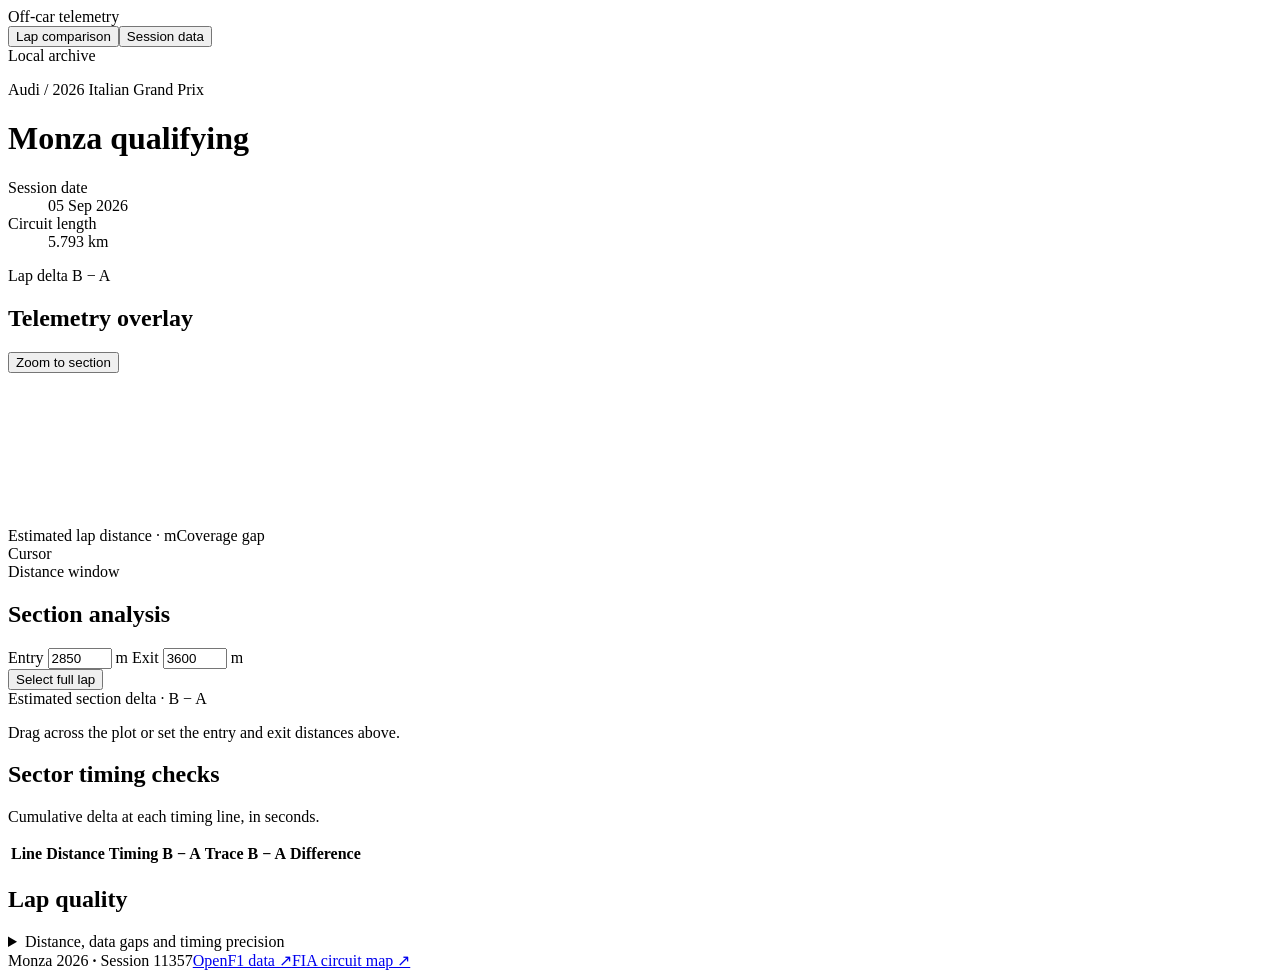
<file: ui/index.html>
<!doctype html>
<html lang="en">
<head>
<meta charset="utf-8">
<meta name="viewport" content="width=device-width, initial-scale=1">
<meta name="color-scheme" content="light">
<title>Monza qualifying · Off-car telemetry</title>
<!-- Embedded Barlow fonts
/* FONT_LICENSE */
-->
<style>/* THEME */</style>
</head>
<body>
<header class="topbar">
  <div class="brand"><span class="mark" aria-hidden="true"></span>Off-car telemetry</div>
  <nav aria-label="Workspace"><button id="nav-compare" aria-current="page">Lap comparison</button><button id="nav-session">Session data</button></nav>
  <span class="source-tag"><i></i> Local archive</span>
</header>
<main>
  <header class="mast">
    <div><p class="kicker">Audi <span>/</span> 2026 Italian Grand Prix</p><h1>Monza qualifying</h1></div>
    <dl class="session-meta"><div><dt>Session date</dt><dd>05 Sep 2026</dd></div><div><dt>Circuit length</dt><dd>5.793 km</dd></div></dl>
  </header>
  <section id="comparison" aria-label="Lap comparison">
    <div class="pair-grid">
      <article class="driver-card lap-a" id="card-a"></article>
      <article class="driver-card lap-b" id="card-b"></article>
      <article class="delta-card"><div class="label">Lap delta <span class="formula">B − A</span></div><strong id="lap-delta"></strong><div id="lap-verdict"></div></article>
    </div>
    <div class="workspace-grid">
      <section class="plot-panel">
        <header class="plot-head"><div><h2>Telemetry overlay</h2><div id="plot-legend" class="legend"></div></div><button type="button" id="zoom" aria-pressed="false">Zoom to section</button></header>
        <div class="plot-wrap"><canvas id="traces" tabindex="0" aria-label="Telemetry by distance. Drag across the plot to select a section. Use left and right arrows to inspect channels. Numeric controls are available in Section analysis."></canvas></div>
        <div class="axis-note"><span>Estimated lap distance · m</span><span class="gap-key">Coverage gap</span></div>
        <div class="readout"><div class="readout-heading"><span>Cursor</span><strong id="cursor-m"></strong></div><div class="readout-values" id="cursor-values"></div></div>
      </section>
      <aside class="inspector">
        <header><div class="label">Distance window</div><h2>Section analysis</h2></header>
        <div class="bounds">
          <label>Entry <span><input type="number" id="from-m" min="0" max="5792" step="1" value="2850" aria-label="Entry distance in metres"> m</span></label>
          <label>Exit <span><input type="number" id="to-m" min="1" max="5793" step="1" value="3600" aria-label="Exit distance in metres"> m</span></label>
        </div>
        <div class="range-actions"><span id="section-length"></span><button type="button" id="full-range">Select full lap</button></div>
        <div class="section-result"><span class="label">Estimated section delta · B − A</span><strong id="section-delta"></strong><span id="section-verdict"></span></div>
        <table class="section-table"><thead id="section-head"></thead><tbody id="section-rows"></tbody></table>
        <p class="hint">Drag across the plot or set the entry and exit distances above.</p>
      </aside>
    </div>
    <div class="support-grid">
      <section class="panel"><h2>Sector timing checks</h2><p class="sub">Cumulative delta at each timing line, in seconds.</p>
        <div class="scroll"><table><thead><tr><th>Line</th><th>Distance</th><th>Timing B − A</th><th>Trace B − A</th><th>Difference</th></tr></thead><tbody id="checks"></tbody></table></div>
      </section>
      <section class="panel"><h2>Lap quality</h2><div class="scroll"><table><thead id="quality-head"></thead><tbody id="quality-rows"></tbody></table></div></section>
    </div>
    <details class="method"><summary>Distance, data gaps and timing precision</summary>
      <p>Distance is estimated by integrating speed over the original timestamps. A continuous lap is scaled once to the 5,793 m centreline. A gap longer than 1.0 s or a missing speed splits the trace. Each surviving piece needs a timing-line anchor. Hatched regions have no reliable distance comparison.</p>
      <p>OpenF1 lap starts are approximate. The timing checks compare distance-based estimates against cumulative sector times. A line used as an anchor is marked in the table. Pedal readings use the preceding valid sample within each piece. Unknown values appear as a dash. Vmax uses recorded speed samples. Speed trap is the reading at a fixed timing point.</p>
      <p>The public channels show changes in speed at full throttle. Battery charge and MGU-K power are unavailable in this feed.</p>
    </details>
  </section>
  <section id="session-data" aria-label="Session data" hidden>
    <div class="inventory" id="inventory"></div>
    <p id="load-stat" class="sub"></p>
    <section class="panel register"><h2>Lap register</h2><p class="sub">Timed laps are available in the comparison. Pit-lane and incomplete laps are retained in the archive.</p>
      <div class="scroll"><table><thead><tr><th>Car</th><th>Lap</th><th>Phase</th><th>Start UTC</th><th>Lap time</th><th>S1 · s</th><th>S2 · s</th><th>S3 · s</th><th>Tyre</th><th>Samples</th><th>Max gap · s</th><th>Status</th></tr></thead><tbody id="lap-register"></tbody></table></div>
    </section>
    <details class="method"><summary id="event-title">Race control</summary><div class="scroll"><table><thead><tr><th>UTC</th><th>Phase</th><th>Message</th></tr></thead><tbody id="events"></tbody></table></div></details>
  </section>
</main>
<footer><span>Monza 2026 <b>·</b> Session 11357</span><span><a href="https://openf1.org/docs/" target="_blank" rel="noreferrer">OpenF1 data ↗</a><a href="https://www.fia.com/system/files/decision-document/2026_italian_grand_prix_-_competition_notes_-_circuit_map_pit_lane_drawing_emergency_exits_map_and_red_zone.pdf" target="_blank" rel="noreferrer">FIA circuit map ↗</a></span></footer>
<script id="session-json" type="application/json">{{SESSION_DATA}}</script>
<script>/* APPLICATION */</script>
</body>
</html>
</file>
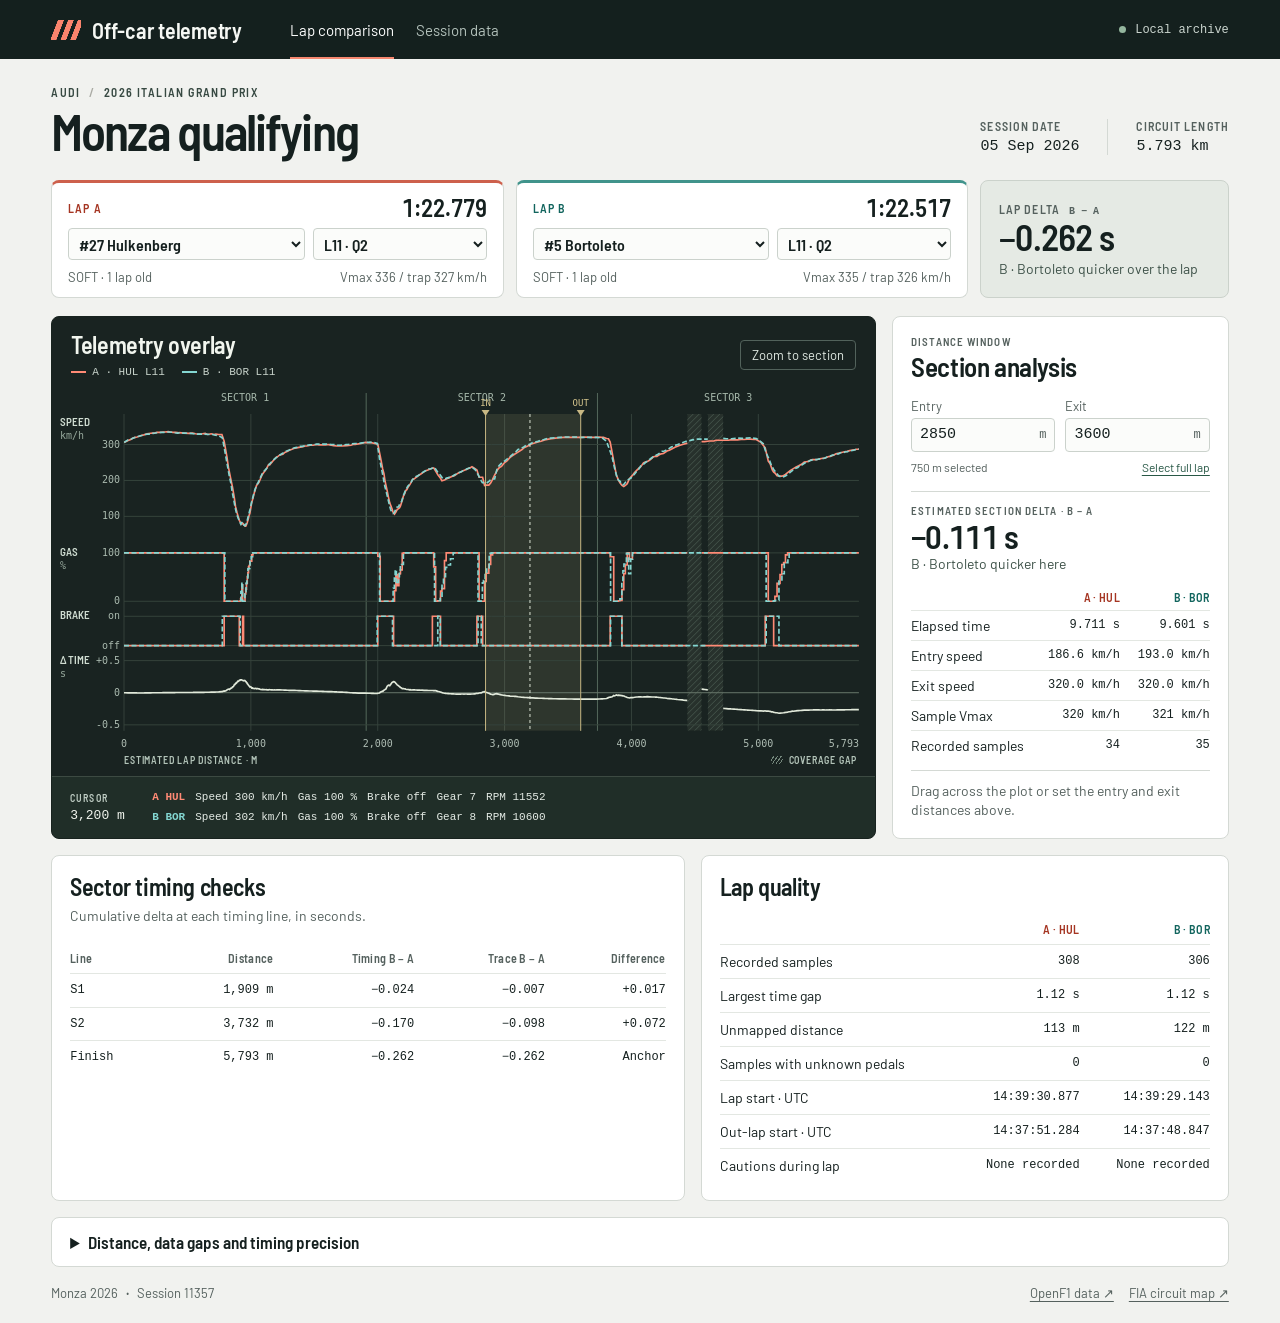
<file: comparison.html>
<!doctype html>
<html lang="en">
<head>
<meta charset="utf-8">
<meta name="viewport" content="width=device-width, initial-scale=1">
<meta name="color-scheme" content="light">
<title>Monza qualifying · Off-car telemetry</title>
<!-- Embedded Barlow fonts
Copyright 2017 The Barlow Project Authors (https://github.com/jpt/barlow)

This Font Software is licensed under the SIL Open Font License, Version 1.1.
This license is copied below, and is also available with a FAQ at:
http://scripts.sil.org/OFL


-----------------------------------------------------------
SIL OPEN FONT LICENSE Version 1.1 - 26 February 2007
-----------------------------------------------------------

PREAMBLE
The goals of the Open Font License (OFL) are to stimulate worldwide
development of collaborative font projects, to support the font creation
efforts of academic and linguistic communities, and to provide a free and
open framework in which fonts may be shared and improved in partnership
with others.

The OFL allows the licensed fonts to be used, studied, modified and
redistributed freely as long as they are not sold by themselves. The
fonts, including any derivative works, can be bundled, embedded, 
redistributed and/or sold with any software provided that any reserved
names are not used by derivative works. The fonts and derivatives,
however, cannot be released under any other type of license. The
requirement for fonts to remain under this license does not apply
to any document created using the fonts or their derivatives.

DEFINITIONS
"Font Software" refers to the set of files released by the Copyright
Holder(s) under this license and clearly marked as such. This may
include source files, build scripts and documentation.

"Reserved Font Name" refers to any names specified as such after the
copyright statement(s).

"Original Version" refers to the collection of Font Software components as
distributed by the Copyright Holder(s).

"Modified Version" refers to any derivative made by adding to, deleting,
or substituting -- in part or in whole -- any of the components of the
Original Version, by changing formats or by porting the Font Software to a
new environment.

"Author" refers to any designer, engineer, programmer, technical
writer or other person who contributed to the Font Software.

PERMISSION & CONDITIONS
Permission is hereby granted, free of charge, to any person obtaining
a copy of the Font Software, to use, study, copy, merge, embed, modify,
redistribute, and sell modified and unmodified copies of the Font
Software, subject to the following conditions:

1) Neither the Font Software nor any of its individual components,
in Original or Modified Versions, may be sold by itself.

2) Original or Modified Versions of the Font Software may be bundled,
redistributed and/or sold with any software, provided that each copy
contains the above copyright notice and this license. These can be
included either as stand-alone text files, human-readable headers or
in the appropriate machine-readable metadata fields within text or
binary files as long as those fields can be easily viewed by the user.

3) No Modified Version of the Font Software may use the Reserved Font
Name(s) unless explicit written permission is granted by the corresponding
Copyright Holder. This restriction only applies to the primary font name as
presented to the users.

4) The name(s) of the Copyright Holder(s) or the Author(s) of the Font
Software shall not be used to promote, endorse or advertise any
Modified Version, except to acknowledge the contribution(s) of the
Copyright Holder(s) and the Author(s) or with their explicit written
permission.

5) The Font Software, modified or unmodified, in part or in whole,
must be distributed entirely under this license, and must not be
distributed under any other license. The requirement for fonts to
remain under this license does not apply to any document created
using the Font Software.

TERMINATION
This license becomes null and void if any of the above conditions are
not met.

DISCLAIMER
THE FONT SOFTWARE IS PROVIDED "AS IS", WITHOUT WARRANTY OF ANY KIND,
EXPRESS OR IMPLIED, INCLUDING BUT NOT LIMITED TO ANY WARRANTIES OF
MERCHANTABILITY, FITNESS FOR A PARTICULAR PURPOSE AND NONINFRINGEMENT
OF COPYRIGHT, PATENT, TRADEMARK, OR OTHER RIGHT. IN NO EVENT SHALL THE
COPYRIGHT HOLDER BE LIABLE FOR ANY CLAIM, DAMAGES OR OTHER LIABILITY,
INCLUDING ANY GENERAL, SPECIAL, INDIRECT, INCIDENTAL, OR CONSEQUENTIAL
DAMAGES, WHETHER IN AN ACTION OF CONTRACT, TORT OR OTHERWISE, ARISING
FROM, OUT OF THE USE OR INABILITY TO USE THE FONT SOFTWARE OR FROM
OTHER DEALINGS IN THE FONT SOFTWARE.

-->
<style>@font-face {
  font-family: Barlow;
  src: url("[data-uri]") format("truetype");
  font-style: normal;
  font-weight: 400;
  font-display: swap;
}
@font-face {
  font-family: "Barlow Semi Condensed";
  src: url("[data-uri]") format("truetype");
  font-style: normal;
  font-weight: 600;
  font-display: swap;
}
:root {
  --paper: #f1f2ef;
  --surface: #fff;
  --ink: #15201f;
  --muted: #55615e;
  --line: #d4d9d4;
  --plot: #192321;
  --a: #ff8a75;
  --b: #83d6d1;
  --a-ink: #a53522;
  --b-ink: #12655e;
  --display: "Barlow Semi Condensed", "Arial Narrow", sans-serif;
  --mono: "Cascadia Mono", Consolas, "Liberation Mono", monospace;
  font-family: Barlow, "Segoe UI", sans-serif;
  color: var(--ink);
  background: var(--paper);
}
* {
  box-sizing: border-box;
}
body {
  margin: 0;
}
button,
input,
select {
  font: inherit;
  color: inherit;
}
button,
select {
  cursor: pointer;
}
button:focus-visible,
select:focus-visible,
input:focus-visible,
summary:focus-visible,
canvas:focus-visible,
a:focus-visible {
  outline: 3px solid #447fbd;
  outline-offset: 3px;
}
[hidden] {
  display: none !important;
}
button {
  background: none;
  border: none;
}
a {
  color: inherit;
  text-underline-offset: 3px;
}
h1,
h2,
p,
dl,
dd {
  margin: 0;
}
h1,
h2 {
  font-family: var(--display);
  font-weight: 600;
}
.topbar {
  height: 59px;
  background: #14201e;
  color: #f6f8f4;
  display: flex;
  align-items: center;
  padding: 0 clamp(20px, 4vw, 72px);
  gap: 48px;
}
.brand {
  display: flex;
  align-items: center;
  gap: 11px;
  font-family: var(--display);
  font-size: 22px;
  letter-spacing: -0.25px;
  white-space: nowrap;
}
.mark {
  width: 30px;
  height: 20px;
  display: inline-block;
  background: linear-gradient(
    111deg,
    transparent 18%,
    #fa846d 19% 34%,
    transparent 35% 45%,
    #fa846d 46% 60%,
    transparent 61% 71%,
    #fa846d 72% 86%,
    transparent 87%
  );
}
nav {
  display: flex;
  height: 100%;
  align-items: stretch;
  gap: 22px;
}
nav button {
  color: #b3c1bb;
  border-bottom: 2px solid transparent;
  font-size: 15px;
  padding: 2px 0 0;
}
nav button[aria-current="page"] {
  border-color: #f78870;
  color: #fff;
}
.source-tag {
  margin-left: auto;
  font: 12px var(--mono);
  color: #cbd5cf;
  display: flex;
  align-items: center;
  gap: 9px;
  white-space: nowrap;
}
.source-tag i {
  width: 7px;
  height: 7px;
  border-radius: 50%;
  background: #94b69e;
}
main,
footer {
  max-width: 1720px;
  margin: auto;
  padding-left: clamp(20px, 4vw, 72px);
  padding-right: clamp(20px, 4vw, 72px);
}
.mast {
  display: flex;
  align-items: flex-end;
  justify-content: space-between;
  gap: 20px;
  padding: 26px 0 22px;
}
.kicker,
.label,
dt,
.axis-note,
.readout-heading span {
  font: 600 12px var(--display);
  color: var(--muted);
  letter-spacing: 1.1px;
  text-transform: uppercase;
}
.kicker {
  color: #374942;
  letter-spacing: 1.4px;
}
.kicker span {
  color: #aaaba4;
  margin: 0 5px;
}
h1 {
  font-size: clamp(38px, 4vw, 59px);
  letter-spacing: -1.9px;
  line-height: 1.08;
  margin-top: 4px;
}
.session-meta {
  display: flex;
  gap: 28px;
  padding-bottom: 3px;
}
.session-meta > div + div {
  border-left: 1px solid var(--line);
  padding-left: 28px;
}
.session-meta dd {
  font: 15px var(--mono);
  margin-top: 5px;
}
.pair-grid {
  display: grid;
  grid-template-columns: 1fr 1fr minmax(175px, 0.55fr);
  gap: 12px;
  margin-bottom: 18px;
}
.driver-card,
.delta-card,
.inspector,
.panel,
.method,
.inventory > div {
  background: var(--surface);
  border: 1px solid var(--line);
  border-radius: 8px;
}
.driver-card {
  padding: 13px 16px 12px;
  min-width: 0;
  border-top: 3px solid #cd604c;
}
.driver-card.lap-b {
  border-top-color: #40938b;
}
.slot-top,
.picker-row,
.car-stats,
.range-actions,
.plot-head,
.legend,
.axis-note,
footer,
footer > span:last-child {
  display: flex;
  align-items: center;
}
.slot-top,
.car-stats {
  justify-content: space-between;
  gap: 8px;
}
.slot-top .label {
  color: var(--a-ink);
}
.lap-b .slot-top .label {
  color: var(--b-ink);
}
.lap-time {
  font: 600 24px var(--display);
  font-variant-numeric: tabular-nums;
  line-height: 1;
}
.picker-row {
  gap: 8px;
  margin-top: 8px;
}
.picker-row select,
.bounds input {
  background-color: #fbfcfa;
  border: 1px solid #cbd2cc;
  border-radius: 4px;
  min-height: 32px;
}
.picker-row select {
  font: 600 16px var(--display);
  padding: 3px 6px;
  max-width: 100%;
  min-width: 0;
}
.car-picker {
  flex: 1;
}
.lap-picker {
  flex: 0.72;
}
.car-stats {
  margin-top: 9px;
  color: var(--muted);
  font-size: 13px;
  flex-wrap: wrap;
  gap: 4px 12px;
}
.car-stats b {
  color: #26322d;
  font-weight: 600;
}
.delta-card {
  padding: 13px 18px;
  display: flex;
  flex-direction: column;
  justify-content: center;
  background: #e5eae4;
  border-color: #cbd2cb;
}
.formula {
  font-family: var(--mono);
  font-size: 10px;
  letter-spacing: 0;
  margin-left: 6px;
}
.delta-card strong,
.section-result strong {
  font: 600 36px/1.1 var(--display);
  letter-spacing: -0.7px;
  font-variant-numeric: tabular-nums;
}
.delta-card > div:last-child,
.section-result > span:last-child {
  font-size: 14px;
  color: #3d5148;
  margin-top: 4px;
}
.workspace-grid {
  display: grid;
  grid-template-columns: minmax(0, 2.45fr) minmax(278px, 1fr);
  gap: 16px;
  align-items: stretch;
}
.plot-panel {
  background: var(--plot);
  color: #f1f5ee;
  border: 1px solid #18231f;
  border-radius: 8px;
  overflow: hidden;
  min-width: 0;
  display: flex;
  flex-direction: column;
}
.plot-head {
  padding: 15px 19px 8px;
  justify-content: space-between;
  gap: 10px;
}
.plot-head h2,
.inspector h2,
.panel h2 {
  font-size: 24px;
  line-height: 1.12;
  letter-spacing: -0.4px;
}
.legend {
  gap: 17px;
  font: 11px var(--mono);
  color: #c7d2ca;
  margin-top: 7px;
}
.legend-item {
  display: inline-flex;
  align-items: center;
  gap: 6px;
}
.legend-item:before {
  content: "";
  width: 15px;
  height: 2px;
  background: var(--a);
}
.legend-item.b:before {
  background: var(--b);
}
.plot-head button {
  font-size: 13px;
  border: 1px solid #52625b;
  border-radius: 4px;
  padding: 6px 11px;
  color: #e1eae3;
}
.plot-head button:hover,
.plot-head button[aria-pressed="true"] {
  background: #35473e;
}
.plot-wrap {
  height: 346px;
  min-height: 275px;
  flex: 1;
  position: relative;
}
#traces {
  position: absolute;
  inset: 0;
  width: 100%;
  height: 100%;
  display: block;
  touch-action: none;
  cursor: crosshair;
}
.axis-note {
  padding: 0 18px 10px 58px;
  justify-content: space-between;
  font-size: 10px;
  color: #b2c3b8;
  letter-spacing: 0.8px;
}
.gap-key {
  display: flex;
  gap: 6px;
  align-items: center;
}
.gap-key:before {
  content: "";
  width: 12px;
  height: 8px;
  background: repeating-linear-gradient(125deg, transparent 0 2px, #73867b 2px 3px);
}
.readout {
  display: flex;
  align-items: center;
  gap: 16px;
  padding: 8px 18px;
  background: #202e28;
  border-top: 1px solid #3c4a42;
  min-height: 62px;
}
.readout-heading {
  display: flex;
  flex-direction: column;
  gap: 4px;
  min-width: 66px;
}
.readout-heading span {
  color: #bdcbc2;
  font-size: 10px;
}
.readout-heading strong {
  font: 13px var(--mono);
  white-space: nowrap;
}
.readout-values {
  font: 11px/1.75 var(--mono);
  color: #e4ebe5;
  min-width: 0;
}
.readout-row {
  display: flex;
  align-items: center;
  flex-wrap: wrap;
  gap: 0 10px;
}
.readout-row b {
  color: var(--a);
}
.readout-row.b b {
  color: var(--b);
}
.readout-row em {
  color: #aabbb0;
  font-style: normal;
}
.inspector,
.panel {
  padding: 18px;
  min-width: 0;
}
.inspector header .label {
  font-size: 11px;
}
.inspector h2 {
  margin-top: 3px;
  font-size: 27px;
}
.bounds {
  display: grid;
  grid-template-columns: 1fr 1fr;
  gap: 10px;
  margin-top: 16px;
}
.bounds label {
  font-size: 13px;
  color: var(--muted);
  min-width: 0;
}
.bounds label > span {
  display: flex;
  align-items: center;
  margin-top: 4px;
  border: 1px solid #cbd2cc;
  border-radius: 4px;
  background: #fbfcfa;
  padding: 0 8px;
  font: 12px var(--mono);
}
.bounds input {
  width: 100%;
  min-width: 0;
  font: 15px var(--mono);
  padding: 3px 0;
  border: 0;
  color: var(--ink);
}
.range-actions {
  justify-content: space-between;
  gap: 5px;
  margin-top: 5px;
  font-size: 12px;
  color: var(--muted);
}
.range-actions button {
  padding: 3px 0;
  text-decoration: underline;
  text-underline-offset: 3px;
  color: #285846;
}
.section-result {
  border-top: 1px solid var(--line);
  margin-top: 14px;
  padding-top: 12px;
  display: flex;
  flex-direction: column;
  gap: 1px;
}
.section-result strong {
  font-size: 33px;
}
.section-result > span:last-child {
  margin: 0;
}
.section-result .label {
  font-size: 11px;
}
table {
  border-collapse: collapse;
  width: 100%;
  font: 12px/1.35 var(--mono);
  font-variant-numeric: tabular-nums;
}
th,
td {
  text-align: right;
  border-bottom: 1px solid #e3e7e2;
  padding: 8px 7px;
  white-space: nowrap;
}
th {
  font: 600 12px var(--display);
  color: var(--muted);
  letter-spacing: 0.3px;
}
th:first-child,
td:first-child {
  text-align: left;
  padding-left: 0;
}
th:last-child,
td:last-child {
  padding-right: 0;
}
tbody tr:last-child td {
  border-bottom: 0;
}
.section-table {
  margin-top: 12px;
}
.section-table td:first-child,
#quality-rows td:first-child {
  font:
    14px Barlow,
    sans-serif;
}
.section-table td,
.section-table th {
  padding-top: 6px;
  padding-bottom: 6px;
}
.ink-a {
  color: var(--a-ink);
}
.ink-b {
  color: var(--b-ink);
}
.unavailable {
  color: #80521d;
}
.hint,
.sub,
.method p {
  font-size: 14px;
  line-height: 1.4;
  color: var(--muted);
}
.hint {
  border-top: 1px solid var(--line);
  margin-top: 10px;
  padding-top: 10px;
}
.support-grid {
  display: grid;
  grid-template-columns: minmax(0, 1.2fr) minmax(0, 1fr);
  gap: 16px;
  margin: 16px 0;
}
.panel h2 {
  margin-bottom: 5px;
}
.sub {
  margin-bottom: 10px;
}
.scroll {
  overflow: auto;
}
.panel table {
  margin-top: 8px;
}
.method {
  padding: 14px 18px;
  margin-top: 15px;
}
.method summary {
  cursor: pointer;
  font: 600 17px var(--display);
}
.method p {
  max-width: 100ch;
  margin-top: 8px;
}
.inventory {
  display: grid;
  grid-template-columns: repeat(4, 1fr);
  gap: 12px;
  margin-bottom: 16px;
}
.inventory > div {
  padding: 15px 18px;
}
.inventory b {
  display: block;
  font: 600 28px var(--display);
  margin-top: 3px;
}
.register tbody tr[data-available="true"] {
  background: #f0f6ef;
}
.register td,
.register th {
  padding: 8px 6px;
}
#events td:last-child {
  text-align: left;
  white-space: normal;
}
.method .scroll {
  max-height: 340px;
  margin-top: 10px;
}
footer {
  color: var(--muted);
  font-size: 13px;
  justify-content: space-between;
  gap: 8px;
  padding-top: 18px;
  padding-bottom: 22px;
}
footer b {
  padding: 0 5px;
}
footer > span:last-child {
  gap: 15px;
}
@media (min-width: 1550px) {
  .plot-wrap {
    height: 385px;
  }
  .section-table td {
    padding-top: 8px;
    padding-bottom: 8px;
  }
}
@media (max-width: 980px) {
  .topbar {
    gap: 24px;
  }
  .workspace-grid {
    grid-template-columns: minmax(0, 1.8fr) minmax(235px, 1fr);
    gap: 10px;
  }
  .inspector,
  .panel {
    padding: 14px;
  }
  .pair-grid {
    grid-template-columns: 1fr 1fr minmax(140px, 0.5fr);
    gap: 8px;
  }
  .driver-card {
    padding: 10px;
  }
  .readout {
    gap: 9px;
    padding: 8px 12px;
  }
  .readout-row {
    gap: 0 7px;
  }
  .picker-row {
    gap: 4px;
  }
  .picker-row select {
    font-size: 14px;
  }
  .plot-head {
    padding: 12px;
  }
  .support-grid {
    grid-template-columns: 1fr 1fr;
    gap: 10px;
  }
  .delta-card {
    padding: 12px;
  }
}
@media (max-width: 760px) {
  .workspace-grid,
  .support-grid {
    grid-template-columns: 1fr;
  }
  .topbar {
    padding: 0 14px;
    gap: 18px;
  }
  .brand {
    font-size: 18px;
    gap: 6px;
  }
  .mark {
    width: 22px;
  }
  .source-tag {
    display: none;
  }
  nav {
    gap: 14px;
  }
  nav button {
    font-size: 14px;
  }
  main,
  footer {
    padding-left: 14px;
    padding-right: 14px;
  }
  .mast {
    align-items: flex-start;
    padding: 19px 0 16px;
  }
  .session-meta {
    display: none;
  }
  .pair-grid {
    grid-template-columns: 1fr 1fr;
  }
  .delta-card {
    grid-column: 1/-1;
    flex-direction: row;
    align-items: center;
    justify-content: flex-start;
    gap: 12px;
    padding: 7px 12px;
  }
  .delta-card strong {
    font-size: 23px;
  }
  .delta-card > div:last-child {
    margin: 0;
    font-size: 13px;
  }
  .plot-wrap {
    height: 336px;
    flex: none;
  }
  .inspector {
    display: grid;
    grid-template-columns: 1fr 1fr;
    gap: 7px 18px;
  }
  .inspector header,
  .inspector .hint {
    grid-column: 1/-1;
  }
  .bounds {
    margin-top: 0;
  }
  .range-actions {
    grid-column: 1;
    grid-row: 3;
  }
  .section-result {
    grid-column: 2;
    grid-row: 2/4;
    border: 0;
    margin: 0;
    padding: 0;
  }
  .section-table {
    grid-column: 1/-1;
    margin: 0;
  }
  .inventory {
    grid-template-columns: 1fr 1fr;
  }
  .car-stats {
    font-size: 12px;
    justify-content: flex-start;
  }
  .picker-row {
    flex-direction: column;
    align-items: stretch;
  }
  .readout-values {
    font-size: 10px;
  }
  footer {
    align-items: flex-start;
    flex-wrap: wrap;
  }
  .readout-heading {
    min-width: 54px;
  }
}
@media (prefers-reduced-motion: reduce) {
  * {
    scroll-behavior: auto;
  }
}
.delta-card strong,
.delta-card .label {
  white-space: nowrap;
}
.axis-note {
  padding-left: 72px;
}
@media (max-width: 500px) {
  .delta-card {
    column-gap: 10px;
  }
  .delta-card .label {
    font-size: 10px;
    letter-spacing: 0.6px;
  }
  .delta-card .formula {
    margin-left: 1px;
  }
  .delta-card > div:last-child {
    font-size: 12px;
  }
  .support-grid table {
    font-size: 10.5px;
  }
  .support-grid td,
  .support-grid th {
    padding-left: 4px;
    padding-right: 4px;
  }
  #quality-rows td:first-child {
    white-space: normal;
    font-size: 12px;
  }
}
</style>
</head>
<body>
<header class="topbar">
  <div class="brand"><span class="mark" aria-hidden="true"></span>Off-car telemetry</div>
  <nav aria-label="Workspace"><button id="nav-compare" aria-current="page">Lap comparison</button><button id="nav-session">Session data</button></nav>
  <span class="source-tag"><i></i> Local archive</span>
</header>
<main>
  <header class="mast">
    <div><p class="kicker">Audi <span>/</span> 2026 Italian Grand Prix</p><h1>Monza qualifying</h1></div>
    <dl class="session-meta"><div><dt>Session date</dt><dd>05 Sep 2026</dd></div><div><dt>Circuit length</dt><dd>5.793 km</dd></div></dl>
  </header>
  <section id="comparison" aria-label="Lap comparison">
    <div class="pair-grid">
      <article class="driver-card lap-a" id="card-a"></article>
      <article class="driver-card lap-b" id="card-b"></article>
      <article class="delta-card"><div class="label">Lap delta <span class="formula">B − A</span></div><strong id="lap-delta"></strong><div id="lap-verdict"></div></article>
    </div>
    <div class="workspace-grid">
      <section class="plot-panel">
        <header class="plot-head"><div><h2>Telemetry overlay</h2><div id="plot-legend" class="legend"></div></div><button type="button" id="zoom" aria-pressed="false">Zoom to section</button></header>
        <div class="plot-wrap"><canvas id="traces" tabindex="0" aria-label="Telemetry by distance. Drag across the plot to select a section. Use left and right arrows to inspect channels. Numeric controls are available in Section analysis."></canvas></div>
        <div class="axis-note"><span>Estimated lap distance · m</span><span class="gap-key">Coverage gap</span></div>
        <div class="readout"><div class="readout-heading"><span>Cursor</span><strong id="cursor-m"></strong></div><div class="readout-values" id="cursor-values"></div></div>
      </section>
      <aside class="inspector">
        <header><div class="label">Distance window</div><h2>Section analysis</h2></header>
        <div class="bounds">
          <label>Entry <span><input type="number" id="from-m" min="0" max="5792" step="1" value="2850" aria-label="Entry distance in metres"> m</span></label>
          <label>Exit <span><input type="number" id="to-m" min="1" max="5793" step="1" value="3600" aria-label="Exit distance in metres"> m</span></label>
        </div>
        <div class="range-actions"><span id="section-length"></span><button type="button" id="full-range">Select full lap</button></div>
        <div class="section-result"><span class="label">Estimated section delta · B − A</span><strong id="section-delta"></strong><span id="section-verdict"></span></div>
        <table class="section-table"><thead id="section-head"></thead><tbody id="section-rows"></tbody></table>
        <p class="hint">Drag across the plot or set the entry and exit distances above.</p>
      </aside>
    </div>
    <div class="support-grid">
      <section class="panel"><h2>Sector timing checks</h2><p class="sub">Cumulative delta at each timing line, in seconds.</p>
        <div class="scroll"><table><thead><tr><th>Line</th><th>Distance</th><th>Timing B − A</th><th>Trace B − A</th><th>Difference</th></tr></thead><tbody id="checks"></tbody></table></div>
      </section>
      <section class="panel"><h2>Lap quality</h2><div class="scroll"><table><thead id="quality-head"></thead><tbody id="quality-rows"></tbody></table></div></section>
    </div>
    <details class="method"><summary>Distance, data gaps and timing precision</summary>
      <p>Distance is estimated by integrating speed over the original timestamps. A continuous lap is scaled once to the 5,793 m centreline. A gap longer than 1.0 s or a missing speed splits the trace. Each surviving piece needs a timing-line anchor. Hatched regions have no reliable distance comparison.</p>
      <p>OpenF1 lap starts are approximate. The timing checks compare distance-based estimates against cumulative sector times. A line used as an anchor is marked in the table. Pedal readings use the preceding valid sample within each piece. Unknown values appear as a dash. Vmax uses recorded speed samples. Speed trap is the reading at a fixed timing point.</p>
      <p>The public channels show changes in speed at full throttle. Battery charge and MGU-K power are unavailable in this feed.</p>
    </details>
  </section>
  <section id="session-data" aria-label="Session data" hidden>
    <div class="inventory" id="inventory"></div>
    <p id="load-stat" class="sub"></p>
    <section class="panel register"><h2>Lap register</h2><p class="sub">Timed laps are available in the comparison. Pit-lane and incomplete laps are retained in the archive.</p>
      <div class="scroll"><table><thead><tr><th>Car</th><th>Lap</th><th>Phase</th><th>Start UTC</th><th>Lap time</th><th>S1 · s</th><th>S2 · s</th><th>S3 · s</th><th>Tyre</th><th>Samples</th><th>Max gap · s</th><th>Status</th></tr></thead><tbody id="lap-register"></tbody></table></div>
    </section>
    <details class="method"><summary id="event-title">Race control</summary><div class="scroll"><table><thead><tr><th>UTC</th><th>Phase</th><th>Message</th></tr></thead><tbody id="events"></tbody></table></div></details>
  </section>
</main>
<footer><span>Monza 2026 <b>·</b> Session 11357</span><span><a href="https://openf1.org/docs/" target="_blank" rel="noreferrer">OpenF1 data ↗</a><a href="https://www.fia.com/system/files/decision-document/2026_italian_grand_prix_-_competition_notes_-_circuit_map_pit_lane_drawing_emergency_exits_map_and_red_zone.pdf" target="_blank" rel="noreferrer">FIA circuit map ↗</a></span></footer>
<script id="session-json" type="application/json">{"session":11357,"drivers":[{"session_key":11357,"number":27,"team":"Audi","first_name":"Nico","last_name":"Hulkenberg","code":"HUL"},{"session_key":11357,"number":5,"team":"Audi","first_name":"Gabriel","last_name":"Bortoleto","code":"BOR"}],"laps":[{"id":"27-1","driver":27,"lap":1,"phase":1,"duration":null,"start":"14:01:31.989","outStart":"14:01:31.989","compound":"SOFT","age":0,"sectors":[null,33.129,34.324],"i1":268,"i2":197,"trap":144,"reason":"Out-lap","flags":[],"trace":null,"quality":{"samples":381,"maxGap":1.039}},{"id":"27-2","driver":27,"lap":2,"phase":1,"duration":84.007,"start":"14:03:13.284","outStart":"14:01:31.989","compound":"SOFT","age":1,"sectors":[27.589,28.571,27.847],"i1":296,"i2":313,"trap":322,"reason":"","flags":[],"trace":{"pieces":[[[12.4731,0.042,304,100,0,8,10736,true],[46.5287,0.442,309,100,0,8,10921,true],[60.3509,0.602,313,100,0,8,10968,true],[81.2842,0.842,315,100,0,8,11053,true],[120.0287,1.282,319,100,0,8,11219,true],[134.2509,1.442,321,100,0,8,11290,true],[166.4509,1.802,323,100,0,8,11384,true],[195.2065,2.122,324,100,0,8,11426,true],[231.3731,2.522,327,100,0,8,11511,true],[249.6231,2.722,330,100,0,8,11576,true],[282.5731,3.082,329,100,0,8,11563,true],[297.126,3.241,330,100,0,8,11586,true],[322.8316,3.521,331,100,0,8,11614,true],[352.2538,3.841,331,100,0,8,11549,true],[385.3038,4.201,330,100,0,8,11555,true],[407.2705,4.441,329,100,0,8,11536,true],[432.8205,4.721,328,100,0,8,11513,true],[451.0427,4.921,328,100,0,8,11513,true],[469.2649,5.121,328,100,0,8,11488,true],[502.0149,5.481,327,100,0,8,11472,true],[538.2927,5.881,326,100,0,8,11424,true],[552.8721,6.042,326,100,0,8,11422,true],[574.6055,6.282,326,100,0,8,11428,true],[596.3055,6.522,325,100,0,8,11405,true],[617.9721,6.762,325,100,0,8,11386,true],[650.3721,7.122,323,100,0,8,11372,true],[689.8499,7.562,323,100,0,8,11350,true],[707.7944,7.762,323,100,0,8,11339,true],[725.7388,7.962,323,100,0,8,11325,true],[754.4499,8.282,323,100,0,8,11307,true],[775.7833,8.522,317,100,0,8,11299,true],[795.9833,8.762,289,0,1,8,9923,true],[827.8833,9.202,233,0,1,7,10011,true],[844.6833,9.482,199,0,1,7,9966,true],[857.2499,9.722,178,0,1,5,10189,true],[876.944,10.161,145,0,1,4,10882,true],[892.344,10.601,107,0,1,2,9721,true],[903.5662,11.001,95,0,1,2,9437,true],[909.7328,11.241,90,0,1,1,10575,true],[916.5384,11.521,85,0,0,1,10097,true],[922.9162,11.801,79,10,0,1,9661,true],[933.5162,12.281,80,38,0,1,10376,true],[940.7387,12.602,82,0,1,1,9634,true],[944.3609,12.762,81,0,0,1,9700,true],[948.7498,12.962,77,0,0,1,9217,true],[953.7831,13.202,74,0,0,1,9133,true],[958.6831,13.442,73,14,0,1,9164,true],[966.9053,13.842,75,30,0,1,9565,true],[972.072,14.082,80,50,0,1,10545,true],[977.672,14.322,88,52,0,1,11288,true],[981.6498,14.482,91,56,0,1,12206,true],[985.8053,14.642,96,67,0,1,11419,true],[990.1609,14.802,100,71,0,1,10299,true],[996.1053,15.002,114,72,0,2,10452,true],[1002.7165,15.202,124,83,0,2,11428,true],[1015.8665,15.562,139,97,0,2,12397,true],[1022.2887,15.722,150,100,0,3,11991,true],[1034.5776,16.002,166,100,0,3,11611,true],[1047.6831,16.282,171,100,0,4,11102,true],[1057.4609,16.482,181,100,0,4,11613,true],[1074.5185,16.801,204,100,0,4,10780,true],[1093.0963,17.121,214,100,0,5,11218,true],[1110.013,17.401,221,100,0,5,11568,true],[1122.5408,17.601,230,100,0,5,11840,true],[1138.0741,17.841,236,100,0,5,11143,true],[1156.7796,18.121,245,100,0,6,10965,true],[1170.4463,18.321,247,100,0,6,11073,true],[1189.9296,18.601,254,100,0,6,11380,true],[1207.063,18.841,260,100,0,6,11666,true],[1230.4246,19.162,264,100,0,6,11886,true],[1242.2469,19.322,268,100,0,6,11055,true],[1260.2469,19.562,272,100,0,7,10733,true],[1284.6469,19.882,277,100,0,7,10937,true],[1306.308,20.162,280,100,0,7,11079,true],[1331.3746,20.482,284,100,0,7,11213,true],[1363.1524,20.882,288,100,0,7,11351,true],[1385.6302,21.162,290,100,0,7,11419,true],[1414.7302,21.522,292,100,0,7,11501,true],[1430.9802,21.722,293,100,0,7,11535,true],[1444.0024,21.882,293,100,0,7,11548,true],[1460.308,22.082,294,100,0,7,11544,true],[1476.6135,22.282,293,100,0,7,11602,true],[1489.6802,22.442,295,100,0,7,11602,true],[1515.858,22.762,294,100,0,7,11616,true],[1535.4913,23.002,295,100,0,7,11572,true],[1555.158,23.242,295,100,0,7,11619,true],[1581.2983,23.561,295,100,0,7,11502,true],[1617.1705,24.001,292,100,0,7,11495,true],[1636.6038,24.241,291,100,0,7,11461,true],[1659.2371,24.521,291,100,0,7,11418,true],[1672.1705,24.681,291,100,0,7,11405,true],[1694.726,24.961,289,100,0,7,11379,true],[1714.026,25.201,290,100,0,7,11414,true],[1726.9149,25.361,290,100,0,7,11440,true],[1739.8483,25.521,292,100,0,7,11453,true],[1756.1237,25.722,291,100,0,7,11480,true],[1785.3237,26.082,293,100,0,7,11516,true],[1821.257,26.522,295,100,0,7,11566,true],[1844.2015,26.802,295,100,0,7,11615,true],[1867.1848,27.082,296,100,0,7,11651,true],[1880.3626,27.242,297,100,0,7,11700,true],[1900.1626,27.482,297,100,0,7,11698,true],[1913.3848,27.642,298,100,0,7,11720,true],[1933.2848,27.882,299,100,0,7,11761,true],[1956.6181,28.162,301,100,0,7,11786,true],[1973.3403,28.362,301,100,0,7,11811,true],[1990.0626,28.562,301,100,0,7,11853,true],[2021.6737,28.962,268,0,1,7,10193,true],[2040.6515,29.242,220,0,1,7,10277,true],[2054.9848,29.482,210,0,1,6,11078,true],[2069.957,29.762,175,0,1,4,10409,true],[2091.2459,30.241,145,0,1,3,10119,true],[2104.6959,30.601,124,0,1,3,9146,true],[2112.8626,30.841,121,0,1,3,8463,true],[2121.8848,31.121,111,0,1,3,8051,true],[2130.3237,31.401,106,9,0,3,8157,true],[2136.2403,31.601,107,26,0,3,7978,true],[2144.7181,31.881,111,54,0,3,8753,true],[2152.4848,32.121,122,44,0,3,8994,true],[2164.819,32.482,124,44,0,3,9254,true],[2173.1523,32.722,126,45,0,3,9580,true],[2186.0023,33.082,131,73,0,3,10277,true],[2193.4745,33.282,138,80,0,3,10805,true],[2201.3356,33.482,145,85,0,3,11333,true],[2207.869,33.642,149,100,0,3,11770,true],[2214.7578,33.802,161,100,0,3,11938,true],[2223.8134,34.002,165,100,0,3,11005,true],[2237.0356,34.282,175,100,0,4,11077,true],[2246.9245,34.482,181,100,0,4,11421,true],[2261.3523,34.762,190,100,0,4,11779,true],[2272.0467,34.962,195,100,0,4,12048,true],[2294.2134,35.362,204,100,0,5,10595,true],[2310.2745,35.642,209,100,0,5,10871,true],[2326.6856,35.922,213,100,0,5,11033,true],[2338.6301,36.122,217,100,0,5,11219,true],[2348.2745,36.282,217,100,0,5,11304,true],[2365.3078,36.562,221,100,0,5,11506,true],[2377.6134,36.762,222,100,0,5,11635,true],[2387.5067,36.921,226,100,0,5,11714,true],[2407.729,37.241,229,100,0,5,11859,true],[2430.829,37.601,233,100,0,5,12032,true],[2441.1845,37.761,233,83,1,5,12009,true],[2461.5401,38.081,225,0,1,5,11363,true],[2478.6123,38.361,214,0,1,5,10935,true],[2494.9456,38.641,206,0,0,5,10535,true],[2515.1516,39.002,197,28,0,5,10507,true],[2526.0683,39.202,196,59,0,5,10322,true],[2534.8016,39.362,197,76,0,5,10400,true],[2554.7516,39.722,202,95,0,5,10573,true],[2566.0294,39.922,204,100,0,5,10710,true],[2577.4183,40.122,206,100,0,5,10839,true],[2593.5183,40.402,208,100,0,5,10939,true],[2612.1405,40.722,211,100,0,5,11058,true],[2623.946,40.922,214,100,0,5,11283,true],[2647.8349,41.322,216,100,0,5,11344,true],[2662.3349,41.562,219,100,0,5,11422,true],[2672.1349,41.722,222,100,0,5,11549,true],[2684.5238,41.922,224,100,0,5,11649,true],[2699.5238,42.162,226,100,0,5,11747,true],[2714.6905,42.402,229,100,0,5,10487,true],[2758.4183,43.082,234,100,0,6,9940,true],[2768.7516,43.242,231,100,0,6,10458,true],[2781.5016,43.442,228,100,0,6,9933,true],[2796.4391,43.681,222,10,1,6,9517,true],[2812.9669,43.961,203,0,1,6,9220,true],[2826.1002,44.201,191,0,1,6,9973,true],[2836.6002,44.401,187,0,0,5,9675,true],[2849.0002,44.641,185,6,0,5,9431,true],[2861.2002,44.881,181,29,0,5,9331,true],[2869.2224,45.041,180,44,0,5,9449,true],[2887.3224,45.401,182,70,0,5,9483,true],[2903.9074,45.722,190,100,0,5,10189,true],[2914.713,45.922,199,100,0,5,10406,true],[2939.8296,46.362,212,100,0,5,11417,true],[2959.1185,46.682,222,100,0,5,11691,true],[2969.1185,46.842,228,100,0,5,10711,true],[2987.2019,47.122,237,100,0,6,10697,true],[2997.8019,47.282,240,100,0,6,10814,true],[3014.0685,47.522,248,100,0,6,11018,true],[3025.1574,47.682,251,100,0,6,11211,true],[3047.7796,48.002,258,100,0,6,11487,true],[3068.0019,48.282,262,100,0,6,11787,true],[3094.6019,48.642,270,100,0,7,10772,true],[3128.1519,49.082,279,100,0,7,11069,true],[3143.763,49.282,283,100,0,7,11209,true],[3159.5963,49.482,287,100,0,7,11301,true],[3188.4963,49.842,291,100,0,7,11526,true],[3204.7741,50.042,295,100,0,7,11619,true],[3227.7963,50.322,297,100,0,7,10442,true],[3240.9359,50.481,298,100,0,8,10501,true],[3260.8692,50.721,300,100,0,8,10604,true],[3287.6692,51.041,303,100,0,8,10705,true],[3307.9359,51.281,305,100,0,8,10771,true],[3331.7359,51.561,307,100,0,8,10838,true],[3362.5859,51.921,310,100,0,8,10867,true],[3376.4274,52.082,309,100,0,8,10865,true],[3400.4996,52.362,310,100,0,8,10894,true],[3434.9996,52.762,311,100,0,8,10927,true],[3459.1885,53.042,311,100,0,8,10965,true],[3490.3885,53.402,313,100,0,8,10962,true],[3514.733,53.682,313,100,0,8,10962,true],[3535.5996,53.922,313,100,0,8,10967,true],[3563.4219,54.242,313,100,0,8,10998,true],[3598.1996,54.642,313,100,0,8,10990,true],[3619.0996,54.882,314,100,0,8,11000,true],[3646.9663,55.202,313,100,0,8,10992,true],[3664.3552,55.402,313,100,0,8,10991,true],[3681.7441,55.602,313,100,0,8,10996,true],[3709.5663,55.922,313,100,0,8,10993,true],[3730.433,56.162,313,100,0,8,11003,true],[3758.2996,56.482,314,100,0,8,11001,true],[3775.7163,56.682,313,100,0,8,11002,true],[3789.6496,56.842,314,100,0,8,11002,true],[3810.5163,57.082,312,100,0,8,11037,true],[3850.2334,57.561,285,0,1,8,10288,true],[3876.4334,57.921,239,0,1,7,9453,true],[3889.4334,58.121,229,0,1,7,10095,true],[3908.8112,58.441,207,0,1,6,10341,true],[3922.334,58.682,197,6,0,5,10069,true],[3933.1395,58.882,192,13,0,5,9876,true],[3943.6673,59.082,187,41,0,5,9757,true],[3956.134,59.322,187,53,0,5,9866,true],[3992.8728,60.002,202,88,0,5,10532,true],[4001.8951,60.162,204,85,0,5,10800,true],[4017.9173,60.442,208,85,0,5,11051,true],[4027.2062,60.602,210,84,0,5,11181,true],[4039.0117,60.802,215,89,0,5,11428,true],[4053.5451,61.042,221,100,0,5,11646,true],[4065.9617,61.242,226,100,0,5,11970,true],[4086.4062,61.562,234,100,0,5,12285,true],[4112.9617,61.962,244,100,0,6,11150,true],[4137.7117,62.322,251,100,0,6,11303,true],[4154.5117,62.562,253,100,0,6,11494,true],[4168.7062,62.762,258,100,0,6,11643,true],[4197.7617,63.162,265,100,0,6,11437,true],[4212.5673,63.362,268,100,0,6,10785,true],[4227.5395,63.562,271,100,0,7,10728,true],[4248.8117,63.842,276,100,0,7,10883,true],[4267.2015,64.081,278,100,0,7,10987,true],[4292.2237,64.401,285,100,0,7,11186,true],[4311.2903,64.641,287,100,0,7,11380,true],[4340.2403,65.001,292,100,0,7,11529,true],[4379.7224,65.482,299,100,0,8,10590,true],[4396.3613,65.682,300,100,0,8,10616,true],[4426.5613,66.042,304,100,0,8,10715,true],[4467.3613,66.522,308,100,0,8,10876,true],[4484.5002,66.722,309,100,0,8,10864,true],[4518.9446,67.122,311,100,0,8,10907,true],[4536.1946,67.322,310,100,0,8,10856,true],[4570.6391,67.722,310,100,0,8,10904,true],[4608.5891,68.162,311,100,0,8,10919,true],[4632.778,68.442,311,100,0,8,10926,true],[4650.0558,68.642,311,100,0,8,10916,true],[4663.878,68.802,311,100,0,8,10913,true],[4691.5224,69.122,311,100,0,8,10903,true],[4705.3446,69.282,311,100,0,8,10912,true],[4719.1669,69.442,311,100,0,8,10912,true],[4746.8113,69.762,311,100,0,8,10901,true],[4764.0891,69.962,311,100,0,8,10907,true],[4784.8224,70.202,311,100,0,8,10904,true],[4808.9724,70.482,310,100,0,8,10911,true],[4822.7502,70.642,310,100,0,8,10906,true],[4846.7365,70.921,309,100,0,8,10897,true],[4867.3698,71.161,310,100,0,8,10901,true],[4888.0698,71.401,311,100,0,8,10910,true],[4908.7698,71.641,310,100,0,8,10907,true],[4936.456,71.962,311,100,0,8,10918,true],[4957.156,72.202,310,100,0,8,10871,true],[4970.9116,72.362,309,100,0,8,10831,true],[4988.0505,72.562,308,100,0,8,10530,true],[5005.0505,72.762,304,100,0,8,10433,true],[5031.7616,73.082,297,100,1,8,10312,true],[5063.4838,73.482,274,3,1,8,10002,true],[5075.306,73.642,258,0,1,8,10155,true],[5089.4171,73.842,250,0,1,8,10687,true],[5102.8338,74.042,233,0,1,6,10600,true],[5115.5283,74.242,224,0,1,6,11440,true],[5127.8338,74.442,219,3,1,5,11155,true]],[[5196.6237,75.562,201,76,0,5,10717,true],[5214.6237,75.882,204,86,0,5,10918,true],[5226.096,76.082,209,96,0,5,11084,true],[5247.446,76.442,218,100,0,5,11451,true],[5259.6682,76.642,222,100,0,5,11797,true],[5279.5793,76.962,226,100,0,5,11965,true],[5307.8737,77.402,237,100,0,5,10682,true],[5334.4737,77.801,243,100,0,6,10845,true],[5345.296,77.961,244,100,0,6,10980,true],[5367.1626,78.281,248,100,0,6,11143,true],[5386.6375,78.562,251,100,0,6,11246,true],[5409.0375,78.882,253,100,0,6,11349,true],[5440.3264,79.322,259,100,0,6,11538,true],[5454.7153,79.522,259,100,0,6,11599,true],[5466.2264,79.682,259,100,0,6,11572,true],[5483.5264,79.922,260,100,0,7,10210,true],[5495.0597,80.082,259,100,0,7,10251,true],[5506.6153,80.242,261,100,0,7,10307,true],[5524.0486,80.482,262,100,0,7,10352,true],[5544.543,80.762,265,100,0,7,10454,true],[5556.3208,80.922,265,100,0,7,10506,true],[5577.0875,81.202,269,100,0,7,10559,true],[5601.043,81.522,270,100,0,7,10637,true],[5625.1764,81.842,273,100,0,7,10738,true],[5652.5764,82.202,275,100,0,7,10845,true],[5680.1764,82.562,277,100,0,7,10896,true],[5695.593,82.762,278,100,0,7,10975,true],[5707.9708,82.922,279,100,0,7,10992,true],[5732.8597,83.242,281,100,0,7,11087,true],[5745.3708,83.402,282,100,0,7,11098,true],[5764.2042,83.642,283,100,0,7,11148,true],[5792.6042,84.002,285,100,0,7,11201,true],[5793.0,84.007,285.0179211469534,100,0,7,11201,false]]],"missing":[[0.0,12.4731],[5127.8338,5196.6237]],"anchors":["S1","finish"],"integratedM":null,"samples":310,"maxGap":1.1200000000000045,"vmax":331,"unknownPedals":0},"quality":{"samples":310,"maxGap":1.1200000000000045}},{"id":"27-3","driver":27,"lap":3,"phase":1,"duration":104.997,"start":"14:04:37.200","outStart":"14:01:31.989","compound":"SOFT","age":2,"sectors":[30.835,33.483,40.679],"i1":264,"i2":268,"trap":273,"reason":"In-lap","flags":[],"trace":null,"quality":{"samples":385,"maxGap":1.04}},{"id":"27-4","driver":27,"lap":4,"phase":1,"duration":620.544,"start":"14:14:51.174","outStart":"14:14:51.174","compound":"SOFT","age":0,"sectors":[null,34.126,40.891],"i1":266,"i2":229,"trap":173,"reason":"Out-lap","flags":["YELLOW IN TRACK SECTOR 2","YELLOW IN TRACK SECTOR 3","YELLOW IN TRACK SECTOR 4","YELLOW IN TRACK SECTOR 7","YELLOW IN TRACK SECTOR 8"],"trace":null,"quality":{"samples":419,"maxGap":1.121}},{"id":"27-5","driver":27,"lap":5,"phase":1,"duration":83.44,"start":"14:16:42.822","outStart":"14:14:51.174","compound":"SOFT","age":1,"sectors":[27.524,28.272,27.644],"i1":296,"i2":316,"trap":324,"reason":"","flags":[],"trace":{"pieces":[[[0.0,0,303.795,100,0,7,11311,false],[46.9302,0.547,312,100,0,8,10986,true],[64.3458,0.747,313,100,0,8,11055,true],[81.845,0.947,315,100,0,8,11127,true],[95.9559,1.107,318,100,0,8,11196,true],[110.1559,1.267,319,100,0,8,11234,true],[127.9894,1.467,321,100,0,8,11290,true],[153.1515,1.747,324,100,0,8,11367,true],[174.8528,1.987,325,100,0,8,11418,true],[189.3426,2.147,325,100,0,8,11458,true],[207.5106,2.347,327,100,0,8,11493,true],[233.1018,2.627,329,100,0,8,11539,true],[251.4369,2.827,329,100,0,8,11574,true],[284.4904,3.187,330,100,0,8,11598,true],[302.9091,3.387,331,100,0,8,11630,true],[325.0785,3.627,332,100,0,8,11641,true],[339.8581,3.787,331,100,0,8,11667,true],[361.9018,4.026,331,100,0,8,11631,true],[387.7271,4.306,331,100,0,8,11579,true],[409.8296,4.546,330,100,0,8,11552,true],[439.1659,4.866,328,100,0,8,11555,true],[472.1691,5.226,330,100,0,8,11530,true],[486.8596,5.386,329,100,0,8,11502,true],[519.9042,5.747,328,100,0,8,11485,true],[538.1837,5.947,328,100,0,8,11462,true],[552.7849,6.107,327,100,0,8,11452,true],[567.3639,6.267,327,100,0,8,11456,true],[585.5597,6.467,326,100,0,8,11456,true],[611.0339,6.747,327,100,0,8,11417,true],[625.5906,6.907,326,100,0,8,11423,true],[651.0257,7.187,326,100,0,8,11427,true],[676.4219,7.467,325,100,0,8,11428,true],[705.4015,7.787,325,100,0,8,11396,true],[719.8913,7.947,325,100,0,8,11384,true],[738.0035,8.147,325,100,0,8,11393,true],[759.6713,8.387,323,100,0,8,11373,true],[786.9567,8.707,289,0,1,8,10536,true],[799.2619,8.867,263,0,1,8,9523,true],[818.8064,9.147,238,0,1,7,9620,true],[831.4014,9.347,214,0,1,7,10305,true],[840.4519,9.507,192,0,1,7,10478,true],[852.6568,9.747,173,0,1,7,10097,true],[865.1013,10.027,146,0,1,6,10980,true],[874.1295,10.267,124,0,1,4,11126,true],[885.7158,10.627,107,0,1,2,9990,true],[897.0007,11.026,96,0,0,1,11388,true],[904.3348,11.306,92,0,0,1,10692,true],[912.3599,11.626,88,0,0,1,10225,true],[917.1527,11.826,84,0,0,1,9853,true],[921.8061,12.026,83,13,0,1,10064,true],[927.3464,12.267,82,38,0,1,10277,true],[932.9305,12.507,85,0,0,1,10229,true],[936.6756,12.667,83,0,1,1,9813,true],[942.0257,12.907,77,0,0,1,9062,true],[948.6687,13.227,72,1,0,1,8630,true],[954.1692,13.507,69,18,0,1,9038,true],[957.3124,13.667,72,28,0,1,8992,true],[964.0,13.987,78,42,0,1,9957,true],[974.3602,14.427,91,68,0,1,11880,true],[982.9203,14.747,101,70,0,1,11602,true],[987.6016,14.907,109,76,0,2,11169,true],[995.0917,15.147,115,80,0,2,12465,true],[1000.5087,15.307,128,89,0,2,12893,true],[1011.0027,15.587,141,89,0,3,11901,true],[1019.1671,15.787,152,95,0,3,11526,true],[1029.6666,16.027,162,100,0,3,11839,true],[1046.7702,16.387,179,100,0,4,11255,true],[1067.9475,16.787,201,100,0,4,12308,true],[1081.6237,17.027,208,100,0,5,10982,true],[1091.0532,17.187,215,100,0,5,11168,true],[1105.638,17.426,223,100,0,5,11674,true],[1123.388,17.706,232,100,0,5,11847,true],[1141.8402,17.986,241,100,0,6,10641,true],[1158.1245,18.226,246,100,0,6,11070,true],[1177.63,18.506,254,100,0,6,11416,true],[1194.8551,18.747,259,100,0,6,11622,true],[1218.3063,19.067,267,100,0,6,11211,true],[1254.3525,19.547,272,100,0,7,10843,true],[1266.5908,19.707,277,100,0,7,10952,true],[1285.1823,19.947,279,100,0,7,11066,true],[1316.614,20.347,285,100,0,7,11250,true],[1329.365,20.507,287,100,0,7,11335,true],[1351.8744,20.787,290,100,0,7,11399,true],[1371.2684,21.027,290,100,0,7,11463,true],[1403.759,21.427,293,100,0,7,11543,true],[1433.2513,21.787,295,100,0,7,11619,true],[1462.894,22.147,296,100,0,7,11662,true],[1482.6893,22.387,296,100,0,7,11677,true],[1499.1854,22.587,296,100,0,7,11678,true],[1528.9787,22.947,298,100,0,7,11707,true],[1548.8743,23.187,297,100,0,7,11714,true],[1572.0468,23.467,297,100,0,7,11690,true],[1605.0389,23.867,295,100,0,7,11577,true],[1624.7673,24.107,295,100,0,7,11555,true],[1650.9008,24.426,293,100,0,7,11481,true],[1670.4286,24.666,291,100,0,7,11474,true],[1686.6739,24.866,292,100,0,7,11449,true],[1699.6701,25.026,291,100,0,7,11440,true],[1722.4947,25.307,292,100,0,7,11482,true],[1748.5318,25.627,292,100,0,7,11514,true],[1764.8328,25.827,293,100,0,7,11554,true],[1777.8959,25.987,293,100,0,7,11556,true],[1800.8344,26.267,295,100,0,7,11603,true],[1820.5962,26.507,296,100,0,7,11622,true],[1840.3915,26.747,296,100,0,7,11664,true],[1853.6106,26.907,297,100,0,7,11693,true],[1893.4019,27.387,298,100,0,7,11715,true],[1923.3957,27.747,300,100,0,7,11753,true],[1953.4899,28.107,300,100,0,7,11801,true],[1966.8874,28.267,301,100,0,7,11816,true],[1990.372,28.547,301,100,0,7,11851,true],[2010.3011,28.787,295,81,1,7,11490,true],[2039.6707,29.187,232,0,1,7,10595,true],[2054.7847,29.427,220,0,1,7,10646,true],[2070.3111,29.707,178,0,1,6,10836,true],[2081.68,29.947,162,0,1,4,11131,true],[2093.5393,30.227,142,0,1,3,10178,true],[2099.7142,30.387,135,0,1,3,9561,true],[2105.5324,30.547,126,0,1,3,9055,true],[2113.6579,30.787,117,0,1,3,8418,true],[2122.5206,31.066,111,0,0,3,8125,true],[2132.2399,31.386,107,25,0,3,8421,true],[2141.9592,31.706,111,35,0,3,8625,true],[2148.2322,31.907,113,51,0,3,8798,true],[2154.7247,32.107,120,44,0,3,8994,true],[2161.3845,32.307,119,24,0,3,9163,true],[2169.3427,32.547,119,39,0,3,9304,true],[2178.8614,32.827,125,59,0,3,9672,true],[2188.9262,33.107,133,69,0,3,10259,true],[2197.9545,33.347,137,100,0,3,10985,true],[2212.7508,33.707,158,100,0,3,11882,true],[2223.4175,33.947,161,100,0,3,12505,true],[2240.2702,34.307,175,100,0,4,11237,true],[2248.2731,34.467,184,100,0,4,11342,true],[2260.7789,34.707,190,100,0,4,11759,true],[2271.5348,34.907,196,100,0,4,12050,true],[2287.0611,35.187,202,100,0,4,10561,true],[2303.0166,35.467,207,100,0,5,10665,true],[2319.2452,35.747,209,100,0,5,10968,true],[2335.7078,36.027,213,100,0,5,11157,true],[2347.6898,36.227,217,100,0,5,11302,true],[2367.2621,36.547,222,100,0,5,11512,true],[2382.2089,36.787,225,100,0,5,11675,true],[2394.8039,36.987,227,100,0,5,11781,true],[2404.9468,37.147,228,100,0,5,11860,true],[2425.4554,37.467,232,100,0,5,11997,true],[2443.5307,37.746,233,100,0,5,12142,true],[2453.8965,37.906,232,26,1,5,11480,true],[2476.3668,38.266,216,3,1,5,11200,true],[2485.9674,38.427,212,3,1,5,10896,true],[2497.7264,38.627,210,8,1,5,10599,true],[2513.799,38.907,202,43,0,5,10227,true],[2522.7158,39.067,198,58,0,5,10454,true],[2531.5434,39.227,198,78,0,5,10496,true],[2542.6615,39.427,201,85,0,5,10618,true],[2553.919,39.627,203,100,0,5,10749,true],[2563.0364,39.787,206,100,0,5,10779,true],[2574.5168,39.987,206,100,0,5,10836,true],[2593.0637,40.307,210,100,0,5,11075,true],[2614.3303,40.667,214,100,0,5,11148,true],[2633.5014,40.987,216,100,0,5,11336,true],[2655.3698,41.347,220,100,0,5,11482,true],[2677.7398,41.707,226,100,0,5,11709,true],[2687.8381,41.867,227,100,0,5,11746,true],[2700.5724,42.067,230,100,0,5,11746,true],[2713.4182,42.267,231,100,0,6,10486,true],[2731.5193,42.547,233,100,0,6,10457,true],[2747.2351,42.787,237,100,0,6,10519,true],[2763.0178,43.027,235,100,0,6,10050,true],[2778.5331,43.267,229,100,0,6,10496,true],[2796.088,43.547,221,18,1,6,9834,true],[2808.0421,43.747,208,0,1,6,9748,true],[2823.6465,44.027,192,0,0,5,9831,true],[2846.7052,44.466,185,14,0,5,9477,true],[2854.8863,44.626,182,49,0,5,9620,true],[2862.9783,44.786,181,67,0,5,9533,true],[2871.1149,44.946,184,76,0,5,9674,true],[2887.8414,45.267,190,78,0,5,10078,true],[2909.8548,45.667,205,100,0,5,10690,true],[2919.0837,45.827,209,100,0,5,11206,true],[2935.6243,46.107,215,100,0,5,11700,true],[2950.337,46.347,225,100,0,5,11592,true],[2963.0435,46.547,231,100,0,5,10472,true],[2976.0843,46.747,237,100,0,6,10738,true],[2989.4595,46.947,243,100,0,6,10816,true],[3003.1412,47.147,248,100,0,6,11112,true],[3014.3095,47.307,253,100,0,6,11306,true],[3031.296,47.547,255,100,0,6,11486,true],[3057.2271,47.907,262,100,0,6,10689,true],[3072.0234,48.107,269,100,0,7,10705,true],[3087.1263,48.307,273,100,0,7,10849,true],[3099.3869,48.467,277,100,0,7,10929,true],[3121.155,48.747,281,100,0,7,11128,true],[3149.6943,49.107,288,100,0,7,11393,true],[3162.5791,49.267,290,100,0,7,11429,true],[3191.9209,49.627,295,100,0,7,11191,true],[3208.4448,49.827,298,100,0,8,10427,true],[3225.1081,50.027,300,100,0,8,10561,true],[3251.9922,50.347,303,100,0,8,10682,true],[3265.5458,50.507,305,100,0,8,10747,true],[3292.8312,50.827,307,100,0,8,10837,true],[3313.4624,51.067,310,100,0,8,10884,true],[3337.6406,51.346,312,100,0,8,10946,true],[3358.66,51.587,314,100,0,8,11033,true],[3386.6587,51.907,314,100,0,8,11086,true],[3400.6804,52.067,315,100,0,8,11066,true],[3421.7463,52.307,315,100,0,8,11062,true],[3456.8562,52.707,315,100,0,8,11084,true],[3492.0218,53.107,316,100,0,8,11096,true],[3513.1881,53.347,317,100,0,8,11113,true],[3537.882,53.627,316,100,0,8,11106,true],[3562.576,53.907,317,100,0,8,11124,true],[3587.3089,54.187,317,100,0,8,11115,true],[3619.1085,54.547,317,100,0,8,11122,true],[3650.908,54.907,317,100,0,8,11121,true],[3665.0411,55.067,317,100,0,8,11119,true],[3689.7741,55.347,317,100,0,8,11115,true],[3703.8849,55.507,316,100,0,8,11104,true],[3732.1066,55.827,317,100,0,8,11109,true],[3756.8395,56.107,317,100,0,8,11100,true],[3774.4781,56.307,316,100,0,8,11099,true],[3799.133,56.587,316,100,0,8,10703,true],[3816.6044,56.787,311,100,0,8,10867,true],[3853.2635,57.227,287,44,1,8,9906,true],[3882.466,57.627,237,0,1,8,9729,true],[3895.1725,57.827,219,0,1,7,9978,true],[3913.9423,58.147,202,0,1,5,10254,true],[3933.654,58.507,191,12,0,5,9922,true],[3944.2984,58.707,191,25,0,5,9936,true],[3952.7694,58.867,189,46,0,5,9891,true],[3967.5156,59.147,189,89,0,5,10120,true],[3987.3777,59.507,207,99,0,5,11001,true],[4001.4217,59.747,213,94,0,5,11335,true],[4015.8,59.987,217,92,0,5,11590,true],[4037.7688,60.347,221,100,0,5,12080,true],[4050.2523,60.547,227,100,0,5,12195,true],[4062.9309,60.747,228,100,0,5,10935,true],[4086.5548,61.107,243,100,0,6,10930,true],[4111.4326,61.467,253,100,0,6,11282,true],[4134.1259,61.787,256,100,0,6,11445,true],[4189.3989,62.547,266,100,0,6,10681,true],[4219.3259,62.947,271,100,0,7,10744,true],[4234.4566,63.147,272,100,0,7,10826,true],[4255.8736,63.427,277,100,0,7,10890,true],[4280.6623,63.747,279,100,0,7,11083,true],[4302.6255,64.027,284,100,0,7,11235,true],[4324.9398,64.307,288,100,0,7,11385,true],[4347.5661,64.587,292,100,0,7,11531,true],[4363.895,64.787,294,100,0,7,11579,true],[4383.6234,65.027,296,100,0,7,10502,true],[4403.5525,65.267,300,100,0,8,10538,true],[4430.4366,65.587,303,100,0,8,10650,true],[4460.9822,65.947,306,100,0,8,10729,true],[4488.2676,66.267,306,100,0,8,10709,true],[4515.6422,66.587,308,100,0,8,10787,true],[4546.5389,66.947,308,100,0,8,10813,true],[4563.7037,67.147,308,100,0,8,10817,true],[4584.3015,67.387,308,100,0,8,10842,true],[4611.8098,67.707,309,100,0,8,10859,true],[4625.6086,67.867,310,100,0,8,10867,true],[4646.3067,68.107,309,100,0,8,10877,true],[4680.7478,68.507,309,100,0,8,10873,true],[4708.3453,68.827,310,100,0,8,10872,true],[4735.9874,69.147,310,100,0,8,10889,true],[4760.2132,69.427,311,100,0,8,10904,true],[4787.989,69.747,312,100,0,8,10915,true],[4801.8769,69.907,311,100,0,8,10930,true],[4819.2368,70.107,312,100,0,8,10936,true],[4847.1018,70.427,313,100,0,8,10957,true],[4878.4499,70.787,312,100,0,8,10968,true],[4895.8655,70.987,313,100,0,8,10965,true],[4923.907,71.308,314,100,0,8,10986,true],[4941.3187,71.507,314,100,0,8,10993,true],[4965.7786,71.787,313,100,0,8,10944,true],[5000.3312,72.187,307,100,0,8,11232,true],[5037.4808,72.627,299,100,0,8,10418,true],[5065.9198,72.987,268,0,1,8,9585,true],[5077.69,73.147,260,0,1,8,10180,true],[5091.7897,73.347,246,0,1,8,10457,true],[5112.7887,73.667,225,0,1,6,11334,true],[5134.9581,74.027,217,3,0,5,11086,true],[5144.4991,74.187,211,32,0,5,11050,true],[5158.4762,74.427,207,59,0,5,10981,true],[5167.7496,74.587,209,59,0,5,10954,true],[5177.0677,74.747,209,62,0,5,11066,true],[5193.4133,75.027,210,79,0,5,11088,true],[5212.2723,75.347,213,97,0,5,11285,true],[5233.9903,75.707,220,100,0,5,11780,true],[5246.3345,75.907,223,100,0,5,11814,true],[5261.3816,76.147,227,100,0,5,11144,true],[5271.5913,76.307,231,100,0,6,10393,true],[5284.5485,76.507,234,100,0,6,10555,true],[5302.9617,76.787,238,100,0,6,10681,true],[5313.6173,76.947,240,100,0,6,10802,true],[5324.362,77.107,242,100,0,6,10927,true],[5346.1636,77.427,247,100,0,6,11090,true],[5362.7823,77.667,250,100,0,6,11183,true],[5385.1886,77.988,251,100,0,6,11305,true],[5401.9712,78.227,253,100,0,6,11384,true],[5416.1823,78.427,257,100,0,6,11527,true],[5433.3694,78.667,257,100,0,6,11467,true],[5453.4211,78.947,257,100,0,6,10342,true],[5476.3818,79.267,258,100,0,7,10155,true],[5508.1368,79.707,260,100,0,7,10263,true],[5525.558,79.947,261,100,0,7,10316,true],[5551.8904,80.307,264,100,0,7,10436,true],[5569.6125,80.547,266,100,0,7,10513,true],[5584.4924,80.747,268,100,0,7,10535,true],[5608.5232,81.067,271,100,0,7,10742,true],[5623.6539,81.267,272,100,0,7,10723,true],[5638.8682,81.467,274,100,0,7,10753,true],[5651.0842,81.627,274,100,0,7,10838,true],[5675.6054,81.947,276,100,0,7,10898,true],[5700.3941,82.267,280,100,0,7,10971,true],[5719.1528,82.507,281,100,0,7,11078,true],[5744.2981,82.827,283,100,0,7,11124,true],[5772.8375,83.187,286,100,0,7,11211,true],[5791.964,83.427,286,100,0,7,11237,true],[5793.0,83.44,286.0,100,0,7,11237,false]]],"missing":[],"anchors":["start","finish"],"integratedM":5774.869286805562,"samples":317,"maxGap":0.759999999999998,"vmax":332,"unknownPedals":0},"quality":{"samples":317,"maxGap":0.759999999999998}},{"id":"27-6","driver":27,"lap":6,"phase":1,"duration":114.442,"start":"14:18:06.300","outStart":"14:14:51.174","compound":"SOFT","age":2,"sectors":[35.691,37.265,41.486],"i1":221,"i2":239,"trap":187,"reason":"In-lap","flags":[],"trace":null,"quality":{"samples":434,"maxGap":1.2}},{"id":"27-7","driver":27,"lap":7,"phase":2,"duration":698.767,"start":"14:30:00.140","outStart":"14:30:00.140","compound":"SOFT","age":0,"sectors":[null,30.819,30.971],"i1":274,"i2":290,"trap":184,"reason":"Out-lap","flags":["YELLOW IN TRACK SECTOR 2","YELLOW IN TRACK SECTOR 3"],"trace":null,"quality":{"samples":383,"maxGap":1.16}},{"id":"27-8","driver":27,"lap":8,"phase":2,"duration":83.175,"start":"14:31:39.453","outStart":"14:30:00.140","compound":"SOFT","age":1,"sectors":[27.145,28.152,27.878],"i1":300,"i2":315,"trap":328,"reason":"","flags":[],"trace":{"pieces":[[[0.0,0,308.3840909090909,100,0,7,10846,false],[6.785,0.079,310,100,0,8,10919,true],[37.985,0.439,314,100,0,8,11069,true],[69.685,0.799,320,100,0,8,11199,true],[91.085,1.039,322,100,0,8,11294,true],[116.2073,1.319,324,100,0,8,11418,true],[141.5239,1.599,327,100,0,8,11513,true],[167.0739,1.879,330,100,0,8,11606,true],[192.7795,2.159,331,100,0,8,11604,true],[233.2962,2.599,332,100,0,8,11718,true],[248.0962,2.759,334,100,0,8,11735,true],[266.6795,2.959,335,100,0,8,11751,true],[292.735,3.239,335,100,0,8,11774,true],[326.3281,3.6,335,100,0,8,11797,true],[344.9948,3.8,337,100,0,8,11855,true],[359.9281,3.96,335,100,0,8,11774,true],[382.2948,4.2,336,100,0,8,11740,true],[397.1837,4.36,334,100,0,8,11718,true],[423.1614,4.64,334,100,0,8,11694,true],[460.2725,5.04,334,100,0,8,11676,true],[475.0948,5.2,333,100,0,8,11676,true],[489.8503,5.36,331,100,0,8,11655,true],[504.4695,5.519,331,100,0,8,11650,true],[526.5028,5.759,330,100,0,8,11630,true],[544.8639,5.959,331,100,0,8,11614,true],[570.6084,6.239,331,100,0,8,11605,true],[592.675,6.479,331,100,0,8,11592,true],[614.7084,6.719,330,100,0,8,11581,true],[636.675,6.959,329,100,0,8,11563,true],[669.625,7.319,330,100,0,8,11560,true],[702.525,7.679,328,100,0,8,11530,true],[742.6139,8.119,328,100,0,8,11504,true],[757.1695,8.279,327,100,0,8,11460,true],[775.2806,8.479,325,100,1,8,11254,true],[788.9695,8.639,291,0,1,8,10554,true],[813.1473,8.959,253,0,1,8,10049,true],[834.3917,9.279,225,0,1,7,10156,true],[848.625,9.519,202,0,1,7,10461,true],[860.6917,9.759,160,0,1,6,9607,true],[867.6028,9.919,151,0,1,5,10639,true],[878.6477,10.2,132,0,1,3,10723,true],[884.2699,10.36,121,0,1,2,10909,true],[892.1699,10.6,116,0,1,2,9670,true],[897.0366,10.76,103,0,1,2,10510,true],[905.881,11.08,96,0,1,1,11343,true],[914.1921,11.4,91,0,1,1,10273,true],[921.881,11.72,82,0,0,1,9632,true],[929.881,12.08,78,39,0,1,10311,true],[937.6594,12.439,78,0,1,1,9373,true],[945.9927,12.839,72,0,0,1,8650,true],[951.5149,13.119,70,16,0,1,8891,true],[959.3482,13.519,71,26,0,1,9224,true],[962.5927,13.679,75,37,0,1,9521,true],[971.5371,14.079,86,48,0,1,10958,true],[975.4038,14.239,88,56,0,1,11518,true],[979.4038,14.399,92,65,0,1,11786,true],[989.3538,14.759,107,76,0,2,10771,true],[998.2982,15.039,123,81,0,2,11841,true],[1011.6482,15.399,144,92,0,3,11255,true],[1028.926,15.799,167,100,0,3,10931,true],[1042.3038,16.079,177,100,0,4,11331,true],[1060.9538,16.439,196,100,0,4,11286,true],[1083.9556,16.84,217,100,0,5,11221,true],[1111.0278,17.28,226,100,0,5,11991,true],[1134.3778,17.64,241,100,0,5,10845,true],[1164.5056,18.08,252,100,0,6,11342,true],[1175.7723,18.24,255,100,0,6,11470,true],[1195.8,18.52,260,100,0,6,11239,true],[1216.3723,18.8,269,100,0,7,10620,true],[1237.3748,19.079,273,100,0,7,10828,true],[1271.1081,19.519,279,100,0,7,11078,true],[1296.1748,19.839,285,100,0,7,11211,true],[1318.4581,20.119,288,100,0,7,11334,true],[1340.897,20.399,289,100,0,7,11473,true],[1353.8081,20.559,292,100,0,7,11537,true],[1366.7859,20.719,292,100,0,7,11524,true],[1379.7859,20.879,293,100,0,7,11588,true],[1399.3525,21.119,294,100,0,7,11630,true],[1412.4414,21.279,295,100,0,7,11678,true],[1428.8859,21.479,297,100,0,7,11714,true],[1445.3859,21.679,297,100,0,7,11680,true],[1475.1859,22.039,299,100,0,7,11750,true],[1495.0859,22.279,298,100,0,7,11755,true],[1521.6192,22.599,299,100,0,7,11716,true],[1534.9081,22.759,299,100,0,7,11768,true],[1554.8081,22.999,298,100,0,7,11756,true],[1568.0525,23.159,298,100,0,7,11750,true],[1588.0355,23.4,299,100,0,7,11771,true],[1611.2521,23.68,298,100,0,7,11676,true],[1644.3077,24.08,297,100,0,7,11626,true],[1667.4077,24.36,297,100,0,7,11610,true],[1680.5632,24.52,295,100,0,7,11580,true],[1700.1966,24.76,294,100,0,7,11592,true],[1713.2855,24.92,295,100,0,7,11589,true],[1746.1188,25.32,296,100,0,7,11665,true],[1769.141,25.6,296,100,0,7,11684,true],[1792.1585,25.879,298,100,0,7,11738,true],[1808.7419,26.079,299,100,0,7,11744,true],[1828.6752,26.319,299,100,0,7,11771,true],[1845.3141,26.519,300,100,0,7,11805,true],[1868.6474,26.799,300,100,0,7,11814,true],[1885.3419,26.999,301,100,0,7,11852,true],[1918.8419,27.399,302,100,0,7,11879,true],[1932.2863,27.559,303,100,0,7,11908,true],[1949.1196,27.759,303,100,0,7,11932,true],[1976.053,28.079,303,100,0,7,11951,true],[1992.9141,28.279,304,100,0,7,11391,true],[2006.1141,28.439,290,1,1,7,11444,true],[2027.503,28.719,260,0,1,7,10744,true],[2045.8974,28.999,213,0,1,7,11018,true],[2065.1474,29.359,172,0,1,6,10471,true],[2079.6807,29.679,155,0,1,4,10310,true],[2089.4212,29.92,136,0,1,3,9481,true],[2096.6989,30.12,126,0,1,3,10741,true],[2102.1434,30.28,119,0,1,2,10708,true],[2109.91,30.52,114,0,1,2,9981,true],[2118.5434,30.8,108,2,0,2,9598,true],[2126.8267,31.08,105,13,0,2,9622,true],[2131.4712,31.24,104,26,0,2,9820,true],[2139.7156,31.52,108,59,0,2,10491,true],[2147.2156,31.76,117,27,0,3,8951,true],[2153.7434,31.96,118,35,0,3,9075,true],[2163.1156,32.24,123,60,0,3,9516,true],[2172.7644,32.519,126,72,0,3,10354,true],[2181.4644,32.759,135,78,0,3,11545,true],[2192.3921,33.039,146,100,0,3,11293,true],[2202.4255,33.279,155,100,0,3,12087,true],[2209.4699,33.439,162,100,0,3,12217,true],[2216.7366,33.599,165,100,0,3,11237,true],[2224.2921,33.759,175,100,0,4,11031,true],[2234.1255,33.959,179,100,0,4,11198,true],[2248.3977,34.239,188,100,0,4,11872,true],[2256.8644,34.399,193,100,0,4,11592,true],[2270.031,34.639,202,100,0,4,10511,true],[2283.531,34.879,203,100,0,5,10691,true],[2294.9199,35.079,207,100,0,5,10855,true],[2306.5588,35.279,212,100,0,5,11010,true],[2323.1644,35.559,215,100,0,5,11219,true],[2344.8644,35.919,219,100,0,5,11434,true],[2354.7088,36.079,224,100,0,5,11566,true],[2364.7088,36.239,226,100,0,5,11635,true],[2384.9496,36.56,228,100,0,5,11797,true],[2400.2163,36.8,230,100,0,5,11944,true],[2410.483,36.96,232,100,0,5,12002,true],[2423.3996,37.16,233,100,0,5,12070,true],[2449.1219,37.56,230,1,1,5,11614,true],[2501.7996,38.44,201,24,0,5,10519,true],[2512.9663,38.64,201,62,0,5,10520,true],[2521.8774,38.8,200,70,0,5,10648,true],[2537.5885,39.08,204,89,0,5,10755,true],[2553.5148,39.359,207,100,0,5,10913,true],[2562.737,39.519,208,100,0,5,10920,true],[2583.687,39.879,211,100,0,5,11104,true],[2593.087,40.039,212,100,0,5,11091,true],[2607.287,40.279,214,100,0,5,11325,true],[2631.2314,40.679,217,100,0,5,11442,true],[2640.9203,40.839,219,100,0,5,11481,true],[2653.1981,41.039,223,100,0,5,11526,true],[2663.1092,41.199,223,100,0,5,11633,true],[2675.6092,41.399,227,100,0,5,11725,true],[2685.7425,41.559,229,100,0,5,11025,true],[2711.4092,41.959,233,100,0,6,10415,true],[2724.4092,42.159,235,100,0,6,10483,true],[2750.5203,42.559,235,100,0,6,10085,true],[2768.6037,42.839,230,100,0,6,10228,true],[2781.4174,43.04,229,100,1,6,10343,true],[2791.3507,43.2,218,0,1,6,9773,true],[2807.8396,43.48,206,0,1,6,10026,true],[2816.7063,43.64,193,0,1,6,9931,true],[2833.6841,43.96,189,12,0,5,9691,true],[2846.1174,44.2,184,50,0,5,9824,true],[2856.3674,44.4,185,75,0,5,9835,true],[2868.8674,44.64,190,88,0,5,10120,true],[2890.6452,45.04,202,99,0,5,10811,true],[2913.7563,45.44,214,100,0,5,11355,true],[2930.6341,45.72,220,100,0,5,11534,true],[2953.2212,46.079,233,100,0,6,10682,true],[2966.4156,46.279,242,100,0,6,10785,true],[2988.2378,46.599,249,100,0,6,11164,true],[3002.1823,46.799,253,100,0,6,11364,true],[3019.2489,47.039,259,100,0,6,11541,true],[3030.76,47.199,259,100,0,6,11342,true],[3045.2878,47.399,264,100,0,6,10545,true],[3066.0545,47.679,270,100,0,7,10786,true],[3084.1878,47.919,274,100,0,7,10938,true],[3096.4545,48.079,278,100,0,7,11095,true],[3118.3489,48.359,285,100,0,7,11242,true],[3147.0989,48.719,290,100,0,7,11445,true],[3160.0323,48.879,292,100,0,7,11578,true],[3173.0545,49.039,294,100,0,7,11625,true],[3199.3656,49.359,298,100,0,8,10621,true],[3216.0598,49.56,300,100,0,8,10624,true]],[[3353.7318,50.92,311,100,0,8,10962,true],[3367.5762,51.08,312,100,0,8,11005,true],[3402.354,51.48,314,100,0,8,10997,true],[3426.7762,51.76,314,100,0,8,11018,true],[3461.7207,52.16,315,100,0,8,11037,true],[3493.2207,52.52,315,100,0,8,11063,true],[3531.6941,52.959,316,100,0,8,11084,true],[3566.8052,53.359,316,100,0,8,11084,true],[3601.8608,53.759,315,100,0,8,11089,true],[3629.9052,54.079,316,100,0,8,11070,true],[3654.4441,54.359,315,100,0,8,11070,true],[3668.4441,54.519,315,100,0,8,11070,true],[3682.4664,54.679,316,100,0,8,11086,true],[3703.533,54.919,316,100,0,8,11088,true],[3735.133,55.279,316,100,0,8,11103,true],[3749.1552,55.439,315,100,0,8,11075,true],[3832.8423,56.4,312,100,0,8,10853,true],[3862.8923,56.76,289,3,1,8,10825,true],[3875.7368,56.92,289,3,1,8,9899,true],[3898.8034,57.24,230,0,1,8,10421,true],[3925.4479,57.68,206,1,1,6,10566,true],[3947.8368,58.08,197,6,1,5,9801,true],[3969.0034,58.48,184,42,0,5,9654,true],[3985.3145,58.8,183,78,0,5,9949,true],[3995.2034,59.0,173,89,1,5,10959,true],[4011.4701,59.32,193,63,0,5,10040,true],[4024.3164,59.559,194,71,0,5,10244,true],[4035.2052,59.759,198,80,0,5,10451,true],[4055.2052,60.119,202,100,0,5,10879,true],[4069.0052,60.359,212,100,0,5,11289,true],[4090.7052,60.719,222,100,0,5,11759,true],[4105.8386,60.959,232,100,0,5,11864,true],[4116.1497,61.119,232,100,0,5,10744,true],[4131.8164,61.359,238,100,0,6,10944,true],[4147.883,61.599,244,100,0,6,11306,true],[4161.5497,61.799,248,100,0,6,11348,true],[4186.7497,62.159,256,100,0,6,11523,true],[4215.583,62.559,263,100,0,6,11832,true],[4233.3233,62.8,267,100,0,7,10627,true],[4248.24,63.0,270,100,0,7,10788,true],[4263.3233,63.2,273,100,0,7,10846,true],[4281.6566,63.44,277,100,0,7,11013,true],[4312.8789,63.84,285,100,0,7,11303,true],[4341.7289,64.2,292,100,0,7,11506,true],[4371.1789,64.56,297,100,0,8,10528,true],[4384.4011,64.72,298,100,0,8,10549,true],[4414.4511,65.08,303,100,0,8,10656,true],[4438.1733,65.36,307,100,0,8,10755,true],[4468.9233,65.72,308,100,0,8,10864,true],[4482.6344,65.88,309,100,0,8,10911,true],[4496.4344,66.04,312,100,0,8,10939,true],[4524.0811,66.359,312,100,0,8,11000,true],[4555.3811,66.719,314,100,0,8,10973,true],[4576.3144,66.959,314,100,0,8,11001,true],[4611.2589,67.359,315,100,0,8,11030,true],[4625.2366,67.519,314,100,0,8,11032,true],[4646.2033,67.759,315,100,0,8,11047,true],[4667.2033,67.999,315,100,0,8,11037,true],[4681.2033,68.159,315,100,0,8,11035,true],[4712.7033,68.519,315,100,0,8,11046,true],[4733.7033,68.759,315,100,0,8,11040,true],[4754.7033,68.999,315,100,0,8,11041,true],[4779.2518,69.28,314,100,0,8,11046,true],[4803.7129,69.56,315,100,0,8,11040,true],[4821.2129,69.76,315,100,0,8,11056,true],[4849.2129,70.08,315,100,0,8,11064,true],[4884.2684,70.48,316,100,0,8,11053,true],[4912.3573,70.8,316,100,0,8,11066,true],[4933.424,71.04,316,100,0,8,11079,true],[4950.9518,71.24,315,100,0,8,11068,true],[4971.8851,71.48,313,100,0,8,10992,true],[4996.2295,71.76,313,100,0,8,10939,true],[5013.5073,71.96,309,100,0,8,11055,true],[5033.8407,72.2,301,100,0,8,10536,true],[5053.7073,72.44,295,52,1,8,9906,true],[5069.5684,72.64,276,0,1,8,9622,true],[5084.4295,72.84,259,0,1,8,9943,true],[5095.5154,72.999,243,0,1,7,10832,true],[5118.6654,73.359,220,0,1,6,11065,true],[5130.7765,73.559,216,4,1,5,11195,true],[5156.7487,73.999,209,29,0,5,10685,true],[5168.2765,74.199,206,38,0,5,10659,true],[5188.6765,74.559,202,76,0,5,10835,true],[5197.6765,74.719,203,76,0,5,10814,true],[5209.0098,74.919,205,91,0,5,10960,true],[5220.5098,75.119,209,94,0,5,11233,true],[5237.0765,75.399,217,93,0,5,11414,true],[5246.7876,75.559,220,100,0,5,11706,true],[5266.5826,75.88,224,100,0,5,11693,true],[5286.7604,76.2,230,100,0,6,10517,true],[5310.1604,76.56,238,100,0,6,10680,true],[5323.4382,76.76,240,100,0,6,10796,true],[5344.8604,77.08,242,100,0,6,10977,true],[5358.4159,77.28,246,100,0,6,11055,true],[5372.1659,77.48,249,100,0,6,11165,true],[5391.6493,77.76,252,100,0,6,11225,true],[5414.1382,78.08,254,100,0,6,11474,true],[5431.1048,78.32,255,100,0,6,11389,true],[5445.2715,78.52,255,100,0,6,11399,true],[5470.8215,78.88,256,100,0,6,11446,true],[5490.7715,79.16,257,100,0,6,11471,true],[5502.1937,79.32,257,100,0,6,11512,true],[5516.527,79.52,259,100,0,6,10342,true],[5530.844,79.719,259,100,0,7,10274,true],[5545.2884,79.919,261,100,0,7,10346,true],[5559.844,80.119,263,100,0,7,10442,true],[5583.3551,80.439,266,100,0,7,10513,true],[5595.1995,80.599,267,100,0,7,10556,true],[5607.0884,80.759,268,100,0,7,10668,true],[5622.0607,80.959,271,100,0,7,10673,true],[5646.2384,81.279,273,100,0,7,10765,true],[5670.5495,81.599,274,100,0,7,10860,true],[5691.9773,81.879,277,100,0,7,10924,true],[5707.3662,82.079,277,100,0,7,10989,true],[5722.8384,82.279,280,100,0,7,11023,true],[5738.4997,82.48,281,100,0,7,11069,true],[5763.5219,82.8,282,100,0,7,11134,true],[5779.2164,83.0,283,100,0,7,11173,true],[5791.8164,83.16,284,100,0,7,11194,true],[5793.0,83.175,284.15,100,0,7,11194,false]]],"missing":[[3216.0598,3353.7318]],"anchors":["start","finish"],"integratedM":null,"samples":310,"maxGap":1.3599999999999994,"vmax":337,"unknownPedals":0},"quality":{"samples":310,"maxGap":1.3599999999999994}},{"id":"27-9","driver":27,"lap":9,"phase":2,"duration":106.622,"start":"14:33:02.929","outStart":"14:30:00.140","compound":"SOFT","age":2,"sectors":[34.142,34.249,38.231],"i1":241,"i2":256,"trap":186,"reason":"In-lap","flags":[],"trace":null,"quality":{"samples":392,"maxGap":0.999}},{"id":"27-10","driver":27,"lap":10,"phase":2,"duration":281.604,"start":"14:37:51.284","outStart":"14:37:51.284","compound":"SOFT","age":0,"sectors":[null,31.48,33.418],"i1":261,"i2":284,"trap":197,"reason":"Out-lap","flags":["YELLOW IN TRACK SECTOR 2","YELLOW IN TRACK SECTOR 3","YELLOW IN TRACK SECTOR 4","YELLOW IN TRACK SECTOR 6","YELLOW IN TRACK SECTOR 7"],"trace":null,"quality":{"samples":375,"maxGap":1.2}},{"id":"27-11","driver":27,"lap":11,"phase":2,"duration":82.779,"start":"14:39:30.877","outStart":"14:37:51.284","compound":"SOFT","age":1,"sectors":[27.179,28.005,27.595],"i1":302,"i2":320,"trap":327,"reason":"","flags":[],"trace":{"pieces":[[[0.0,0,305.3833333333333,100,0,8,10772,false],[8.2502,0.097,307,100,0,8,10861,true],[32.2835,0.377,311,100,0,8,11017,true],[53.1168,0.617,314,100,0,8,11108,true],[70.6724,0.817,318,100,0,8,11202,true],[88.3946,1.017,320,100,0,8,11259,true],[102.6391,1.177,321,100,0,8,11322,true],[120.5279,1.377,323,100,0,8,11390,true],[134.9279,1.537,325,100,0,8,11442,true],[156.6613,1.777,327,100,0,8,11503,true],[182.2113,2.057,330,100,0,8,11562,true],[226.3446,2.537,332,100,0,8,11670,true],[241.1002,2.697,332,100,0,8,11651,true],[259.6002,2.897,334,100,0,8,11687,true],[289.2891,3.217,334,100,0,8,11734,true],[307.8724,3.417,335,100,0,8,11762,true],[322.7613,3.577,335,100,0,8,11783,true],[348.8557,3.857,336,100,0,8,11697,true],[367.4946,4.057,335,100,0,8,11718,true],[386.0779,4.257,334,100,0,8,11723,true],[408.3446,4.497,334,100,0,8,11712,true],[434.2835,4.777,333,100,0,8,11673,true],[471.2279,5.177,332,100,0,8,11657,true],[511.7446,5.617,331,100,0,8,11609,true],[541.3034,5.938,332,100,0,8,11594,true],[563.37,6.178,330,100,0,8,11583,true],[588.9063,6.457,329,100,0,8,11566,true],[618.1952,6.777,330,100,0,8,11553,true],[640.2285,7.017,331,100,0,8,11550,true],[658.5341,7.217,328,100,0,8,11537,true],[687.7785,7.537,330,100,0,8,11522,true],[709.7118,7.777,328,100,0,8,11496,true],[724.3118,7.937,329,100,0,8,11505,true],[746.2118,8.177,328,100,0,8,11485,true],[771.7229,8.457,328,100,0,8,11319,true],[789.4174,8.657,309,0,1,8,11044,true],[811.7396,8.937,265,0,1,8,10247,true],[822.8952,9.097,237,0,1,8,10487,true],[842.4507,9.417,203,0,1,8,10862,true],[855.2507,9.657,181,0,1,7,10700,true],[870.0063,9.977,151,0,1,4,11025,true],[879.2729,10.217,127,0,1,3,10838,true],[891.1229,10.577,110,0,1,2,9696,true],[897.0396,10.777,103,0,1,2,11096,true],[908.7729,11.217,89,0,0,1,10380,true],[913.6341,11.417,86,0,0,1,10031,true],[919.2341,11.657,82,5,0,1,9484,true],[929.0118,12.097,78,34,0,1,10335,true],[935.2172,12.378,81,0,1,1,9734,true],[942.3284,12.698,79,0,0,1,9444,true],[947.4617,12.938,75,0,0,1,9058,true],[954.0189,13.257,73,15,0,1,9249,true],[959.6967,13.537,73,25,0,1,9573,true],[965.53,13.817,77,37,0,1,10230,true],[971.7522,14.097,83,51,0,1,11287,true],[976.53,14.297,89,59,0,1,12056,true],[981.6411,14.497,95,71,0,1,10967,true],[986.0411,14.657,103,74,0,2,10287,true],[991.9022,14.857,108,83,0,2,11194,true],[1006.9967,15.297,139,96,0,2,11599,true],[1016.63,15.537,150,100,0,3,12761,true],[1027.1634,15.777,166,100,0,3,11081,true],[1044.7634,16.137,186,100,0,4,11461,true],[1063.8134,16.497,195,100,0,4,10741,true],[1074.8967,16.697,204,100,0,5,10993,true],[1088.8967,16.937,216,100,0,5,11336,true],[1101.0634,17.137,222,100,0,5,11805,true],[1111.0189,17.297,226,100,0,5,11981,true],[1126.3856,17.537,235,100,0,5,10986,true],[1139.6911,17.737,244,100,0,6,10747,true],[1150.5356,17.897,244,100,0,6,11084,true],[1161.4911,18.057,249,100,0,6,11279,true],[1175.4911,18.257,255,100,0,6,11512,true],[1198.5578,18.577,264,100,0,6,11840,true],[1213.3078,18.777,267,100,0,6,10860,true],[1228.327,18.978,271,100,0,7,10791,true],[1252.5047,19.298,273,100,0,7,10907,true],[1267.8103,19.498,278,100,0,7,11029,true],[1289.4716,19.777,281,100,0,7,11152,true],[1302.0271,19.937,284,100,0,7,11256,true],[1324.2327,20.217,287,100,0,7,11342,true],[1337.0327,20.377,289,100,0,7,11391,true],[1378.9938,20.897,292,100,0,7,11525,true],[1411.5493,21.297,294,100,0,7,11642,true],[1427.9382,21.497,296,100,0,7,11678,true],[1441.0938,21.657,296,100,0,7,11685,true],[1467.4938,21.977,298,100,0,7,11722,true],[1490.6716,22.257,298,100,0,7,10891,true],[1517.2493,22.577,300,100,0,8,10476,true],[1537.216,22.817,299,100,0,8,10511,true],[1563.7938,23.137,299,100,0,8,10526,true],[1590.3716,23.457,299,100,0,8,10547,true],[1610.3382,23.697,300,100,0,8,10466,true],[1623.6493,23.857,299,100,0,8,10424,true],[1653.4493,24.217,297,100,0,8,10405,true],[1676.5104,24.497,296,100,0,8,10368,true],[1702.8216,24.817,296,100,0,8,10384,true],[1719.266,25.017,296,100,0,8,10392,true],[1755.5872,25.458,297,100,0,8,10451,true],[1788.6428,25.858,298,100,0,8,10506,true],[1805.2539,26.058,300,100,0,8,10531,true],[1821.9206,26.258,300,100,0,8,10566,true],[1848.5925,26.577,302,100,0,8,10613,true],[1868.7592,26.817,303,100,0,8,10642,true],[1902.5925,27.217,306,100,0,8,10693,true],[1926.3536,27.497,305,100,0,8,10725,true],[1939.9314,27.657,306,100,0,8,10748,true],[2000.6314,28.377,301,93,1,8,10575,true],[2019.5981,28.617,268,0,1,8,9203,true],[2039.0425,28.897,232,0,1,8,9730,true],[2049.0647,29.057,219,0,1,8,9478,true],[2058.3092,29.217,197,0,1,8,9299,true],[2074.6647,29.537,171,0,1,5,11173,true],[2083.7203,29.737,155,0,1,4,11035,true],[2095.0759,30.017,137,0,1,3,9616,true],[2105.3814,30.297,128,0,1,2,10894,true],[2112.2981,30.497,121,0,1,2,10262,true],[2118.8259,30.697,114,0,1,2,9943,true],[2125.0203,30.897,109,0,0,2,9694,true],[2132.187,31.137,106,22,0,2,9839,true],[2143.087,31.497,112,55,0,2,9879,true],[2153.3536,31.817,119,32,0,3,8999,true],[2166.776,32.218,122,56,0,3,9011,true],[2172.2427,32.378,124,57,0,3,9871,true],[2179.2704,32.578,129,65,0,3,10151,true],[2192.9204,32.938,144,99,0,3,11140,true],[2202.912,33.177,157,100,0,3,11898,true],[2213.612,33.417,164,100,0,3,10638,true],[2221.0786,33.577,172,100,0,4,10815,true],[2230.7175,33.777,175,100,0,4,11159,true],[2238.6286,33.937,181,100,0,4,11400,true],[2250.8953,34.177,187,100,0,4,11791,true],[2265.7897,34.457,196,100,0,4,11667,true],[2274.6564,34.617,203,100,0,4,10547,true],[2285.962,34.817,204,100,0,5,10604,true],[2297.3786,35.017,207,100,0,5,10791,true],[2311.312,35.257,211,100,0,5,11035,true],[2320.7564,35.417,214,100,0,5,11105,true],[2339.9564,35.737,218,100,0,5,11334,true],[2364.512,36.137,224,100,0,5,11652,true],[2384.6009,36.457,228,100,0,5,11815,true],[2399.8675,36.697,230,100,0,5,11924,true],[2412.7009,36.897,232,100,0,5,12014,true],[2430.8231,37.177,234,100,1,5,12152,true],[2441.2453,37.337,235,71,1,5,12185,true],[2456.612,37.577,226,0,1,5,11351,true],[2473.8009,37.857,216,1,1,5,10784,true],[2494.9009,38.217,206,21,0,5,10463,true],[2506.1509,38.417,199,26,0,5,10534,true],[2526.2064,38.778,201,84,0,5,10728,true],[2539.7064,39.018,204,100,0,5,10804,true],[2555.6509,39.298,206,100,0,5,10836,true],[2567.1509,39.498,208,100,0,5,11013,true],[2583.4453,39.778,211,100,0,5,11073,true],[2592.7866,39.937,212,100,0,5,11132,true],[2606.9866,40.177,214,100,0,5,11244,true],[2618.9588,40.377,217,100,0,5,11402,true],[2640.9088,40.737,222,100,0,5,11594,true],[2653.2699,40.937,223,100,0,5,11630,true],[2678.3254,41.337,228,100,0,6,9981,true],[2706.4366,41.777,232,100,0,6,10408,true],[2716.7921,41.937,234,100,0,6,10481,true],[2727.2143,42.097,235,100,0,6,10515,true],[2742.981,42.337,238,100,0,6,10122,true],[2758.7477,42.577,235,100,0,6,10547,true],[2781.9477,42.937,229,100,1,6,10265,true],[2798.981,43.217,209,0,1,6,10134,true],[2812.9143,43.457,209,0,1,5,10491,true],[2826.8477,43.697,209,0,0,5,10211,true],[2842.2088,43.977,186,41,0,5,9709,true],[2854.6421,44.217,187,58,0,5,9750,true],[2875.4199,44.617,187,76,0,5,10002,true],[2890.1977,44.897,193,96,0,5,10506,true],[2905.6527,45.178,203,100,0,5,11070,true],[2917.1804,45.378,212,100,0,5,11514,true],[2946.7138,45.858,231,100,0,5,10948,true],[2959.686,46.058,236,100,0,6,10626,true],[2975.5193,46.298,239,100,0,6,10836,true],[2988.9638,46.498,245,100,0,6,11117,true],[2999.9638,46.658,250,100,0,6,11297,true],[3016.6938,46.897,254,100,0,6,11477,true],[3030.9438,47.097,259,100,0,6,11154,true],[3042.566,47.257,264,100,0,6,10641,true],[3054.366,47.417,267,100,0,7,10622,true],[3078.366,47.737,273,100,0,7,10919,true],[3105.966,48.097,279,100,0,7,11148,true],[3137.3549,48.497,286,100,0,7,11412,true],[3156.6216,48.737,292,100,0,7,11506,true],[3182.7549,49.057,296,100,0,7,11552,true],[3205.9716,49.337,301,100,0,8,10557,true],[3243.0049,49.777,305,100,0,8,10778,true],[3270.2493,50.097,308,100,0,8,10866,true],[3287.3882,50.297,309,100,0,8,10971,true],[3315.0327,50.617,313,100,0,8,10994,true],[3346.4327,50.977,315,100,0,8,11110,true],[3367.466,51.217,316,100,0,8,11142,true],[3385.0493,51.417,317,100,0,8,11112,true],[3399.1604,51.577,318,100,0,8,11138,true],[3431.0989,51.938,319,100,0,8,11187,true],[3463.0489,52.298,320,100,0,8,11204,true],[3498.6045,52.698,320,100,0,8,11210,true],[3530.6045,53.058,320,100,0,8,11237,true],[3559.0489,53.378,320,100,0,8,11251,true],[3583.8489,53.657,320,100,0,8,11246,true],[3608.7378,53.937,320,100,0,8,11242,true],[3640.7878,54.297,321,100,0,8,11236,true],[3676.3989,54.697,320,100,0,8,11241,true],[3690.6211,54.857,320,100,0,8,11242,true],[3715.51,55.137,320,100,0,8,11226,true],[3747.56,55.497,321,100,0,8,11237,true],[3761.8045,55.657,320,100,0,8,11224,true],[3779.5822,55.857,320,100,0,8,10957,true],[3804.3545,56.137,317,100,0,8,11012,true],[3818.4211,56.297,316,100,0,8,10924,true],[3832.2656,56.457,307,92,1,8,10964,true],[3860.3156,56.817,254,0,1,8,9694,true],[3881.16,57.137,215,0,1,8,10866,true],[3897.3378,57.417,201,1,1,6,10231,true],[3910.4711,57.657,193,2,1,5,9783,true],[3925.21,57.937,186,24,0,5,9861,true],[3939.56,58.217,183,57,0,5,9758,true],[3951.9113,58.458,186,75,0,5,9949,true],[3966.5724,58.738,191,100,0,5,10594,true],[3984.1724,59.058,205,87,0,5,10842,true],[4007.4502,59.458,214,100,0,5,11437,true],[4024.4057,59.738,222,100,0,5,11906,true],[4047.0057,60.098,230,100,0,5,10541,true],[4057.2524,60.257,234,100,0,6,10852,true],[4070.3357,60.457,237,100,0,6,10904,true],[4080.9802,60.617,242,100,0,6,10901,true],[4094.6191,60.817,249,100,0,6,11211,true],[4108.5079,61.017,251,100,0,6,11442,true],[4125.3079,61.257,253,100,0,6,11473,true],[4142.2746,61.497,256,100,0,6,11672,true],[4162.4191,61.777,262,100,0,6,11462,true],[4174.1524,61.937,266,100,0,6,10854,true],[4188.9579,62.137,267,100,0,7,10788,true],[4200.8246,62.297,267,100,0,7,10754,true],[4212.7579,62.457,270,100,0,7,10757,true],[4233.9135,62.737,274,100,0,7,10888,true],[4252.2135,62.977,275,100,0,7,10928,true],[4280.0635,63.337,282,100,0,7,11106,true],[4298.9302,63.577,284,100,0,7,11305,true],[4324.3968,63.897,289,100,0,7,11448,true],[4347.0302,64.177,293,100,0,7,11590,true],[4363.3635,64.377,295,100,0,7,11658,true],[4383.1302,64.617,298,100,0,7,10630,true],[4409.8356,64.938,301,100,0,8,10650,true],[4440.0856,65.298,304,100,0,8,10708,true]],[[4552.9868,66.418,308,100,0,8,10823,true],[4576.9424,66.698,308,100,0,8,10860,true],[4614.6232,67.137,310,100,0,8,10866,true],[4649.0677,67.537,310,100,0,8,10892,true],[4666.3454,67.737,312,100,0,8,10907,true],[4701.0121,68.137,312,100,0,8,10911,true],[4735.6788,68.537,312,100,0,8,10960,true],[4763.4121,68.857,312,100,0,8,10972,true],[4780.7732,69.057,313,100,0,8,10988,true],[4808.5954,69.377,313,100,0,8,11001,true],[4836.4177,69.697,313,100,0,8,11012,true],[4864.2843,70.017,314,100,0,8,11031,true],[4888.7066,70.297,314,100,0,8,11056,true],[4913.1677,70.577,315,100,0,8,11058,true],[4937.6677,70.857,315,100,0,8,11057,true],[4965.6232,71.177,314,100,0,8,11020,true],[4983.0677,71.377,314,100,0,8,10978,true],[5021.0427,71.818,306,100,0,8,10719,true],[5054.2093,72.218,291,100,1,8,9965,true],[5078.4316,72.538,254,0,1,8,10445,true],[5092.3482,72.738,247,0,1,8,10542,true],[5110.8593,73.018,229,0,1,8,11669,true],[5120.9038,73.178,223,0,0,6,11428,true],[5130.7704,73.338,221,10,0,5,11215,true],[5147.6482,73.618,213,37,0,5,11097,true],[5171.2003,74.017,212,55,0,5,11034,true],[5185.3336,74.257,212,76,0,5,11199,true],[5199.5336,74.497,214,80,0,5,11350,true],[5213.9003,74.737,217,96,0,5,11532,true],[5230.9725,75.017,222,100,0,5,11698,true],[5253.4725,75.377,228,100,0,5,11775,true],[5276.5225,75.737,233,100,0,6,10608,true],[5294.8003,76.017,237,100,0,6,10740,true],[5318.7003,76.377,241,100,0,6,10961,true],[5329.4559,76.537,243,100,0,6,11012,true],[5340.3003,76.697,245,100,0,6,11119,true],[5362.3448,77.017,251,100,0,6,11275,true],[5379.1114,77.257,252,100,0,6,11339,true],[5395.9448,77.497,253,100,0,6,11411,true],[5412.9448,77.737,257,100,0,6,11487,true],[5427.2503,77.937,258,100,0,6,11552,true],[5438.7886,78.098,258,100,0,6,11514,true],[5453.122,78.298,258,100,0,6,11568,true],[5473.2275,78.578,259,100,0,6,11291,true],[5484.7609,78.738,260,100,0,7,10237,true],[5496.3386,78.898,261,100,0,7,10281,true],[5522.4886,79.258,262,100,0,7,10377,true],[5537.0998,79.458,264,100,0,7,10465,true],[5548.8775,79.618,266,100,0,7,10527,true],[5566.6442,79.858,267,100,0,7,10601,true],[5596.5331,80.258,271,100,0,7,10730,true],[5611.5963,80.457,274,100,0,7,10791,true],[5648.3296,80.937,277,100,0,7,10891,true],[5679.2741,81.337,280,100,0,7,11006,true],[5701.0907,81.617,281,100,0,7,11071,true],[5719.8907,81.857,283,100,0,7,11137,true],[5732.4907,82.017,284,100,0,7,11168,true],[5751.4574,82.257,285,100,0,7,11233,true],[5773.7018,82.537,287,100,0,7,11317,true],[5786.4574,82.697,287,100,0,7,11338,true],[5793.0,82.779,287.4730769230769,100,0,7,11338,false]]],"missing":[[4440.0856,4552.9868]],"anchors":["start","finish"],"integratedM":null,"samples":308,"maxGap":1.1200000000000045,"vmax":336,"unknownPedals":0},"quality":{"samples":308,"maxGap":1.1200000000000045}},{"id":"27-12","driver":27,"lap":12,"phase":2,"duration":114.836,"start":"14:40:53.701","outStart":"14:37:51.284","compound":"SOFT","age":2,"sectors":[40.085,35.362,39.389],"i1":189,"i2":261,"trap":154,"reason":"In-lap","flags":["YELLOW IN TRACK SECTOR 2","YELLOW IN TRACK SECTOR 3","YELLOW IN TRACK SECTOR 4","YELLOW IN TRACK SECTOR 6","YELLOW IN TRACK SECTOR 7"],"trace":null,"quality":{"samples":443,"maxGap":0.84}},{"id":"5-1","driver":5,"lap":1,"phase":1,"duration":null,"start":"14:01:33.978","outStart":"14:01:33.978","compound":"SOFT","age":0,"sectors":[null,32.76,34.831],"i1":263,"i2":235,"trap":161,"reason":"Out-lap","flags":[],"trace":null,"quality":{"samples":380,"maxGap":1.081}},{"id":"5-2","driver":5,"lap":2,"phase":1,"duration":83.248,"start":"14:03:15.102","outStart":"14:01:33.978","compound":"SOFT","age":1,"sectors":[27.44,28.148,27.66],"i1":301,"i2":318,"trap":324,"reason":"","flags":[],"trace":{"pieces":[[[0.0,0,307.15,100,0,8,10898,false],[26.0574,0.304,310,100,0,8,11001,true],[60.8908,0.704,317,100,0,8,11158,true],[78.5574,0.904,319,100,0,8,11234,true],[110.6574,1.264,323,100,0,8,11373,true],[124.9233,1.423,323,100,0,8,11404,true],[150.1622,1.703,326,100,0,8,11479,true],[179.2288,2.023,328,100,0,8,11532,true],[212.0788,2.383,329,100,0,8,11592,true],[234.0455,2.623,330,100,0,8,11590,true],[259.7511,2.903,331,100,0,8,11648,true],[278.1677,3.103,332,100,0,8,11660,true],[296.6399,3.303,333,100,0,8,11675,true],[329.9399,3.663,333,100,0,8,11644,true],[366.8844,4.063,332,100,0,8,11634,true],[381.7322,4.224,332,100,0,8,11626,true],[403.8322,4.464,331,100,0,8,11607,true],[425.8655,4.704,330,100,0,8,11578,true],[447.8655,4.944,330,100,0,8,11574,true],[480.8155,5.304,329,100,0,8,11542,true],[521.0266,5.744,329,100,0,8,11516,true],[539.2488,5.944,327,100,0,8,11495,true],[557.3877,6.144,326,100,0,8,11475,true],[586.4099,6.464,327,100,0,8,11466,true],[608.1766,6.704,326,100,0,8,11440,true],[629.9099,6.944,326,100,0,8,11424,true],[669.6933,7.384,325,100,0,8,11401,true],[694.9711,7.664,325,100,0,8,11401,true],[716.6044,7.904,324,100,0,8,11383,true],[755.6876,8.343,317,23,1,8,10531,true],[790.6431,8.783,255,0,1,8,10595,true],[817.1987,9.183,223,0,1,8,11055,true],[830.932,9.423,189,0,1,8,11205,true],[844.5043,9.703,160,0,1,5,10779,true],[856.0543,9.983,137,0,1,3,11185,true],[872.3876,10.463,108,0,1,2,9607,true],[881.6163,10.784,99,0,1,2,10356,true],[885.9719,10.944,97,0,1,1,11374,true],[891.2219,11.144,92,0,1,1,10852,true],[897.1552,11.384,86,0,0,1,10090,true],[902.7886,11.624,83,0,0,1,9595,true],[911.733,12.024,78,30,0,1,9955,true],[917.0997,12.264,83,39,0,1,10397,true],[922.6663,12.504,84,0,0,1,10145,true],[926.3997,12.664,84,0,0,1,9742,true],[930.0663,12.824,81,0,0,1,9416,true],[933.5997,12.984,78,0,0,1,9218,true],[937.8219,13.184,74,0,0,1,9050,true],[941.8774,13.384,72,16,0,1,9173,true],[949.2274,13.744,75,37,0,1,9414,true],[952.6052,13.904,77,41,0,1,10313,true],[959.0219,14.184,88,51,0,1,11220,true],[966.2163,14.464,97,64,0,1,11030,true],[971.8274,14.664,105,67,0,2,9920,true],[981.7519,14.983,119,81,0,2,11379,true],[992.5074,15.303,123,91,0,3,11160,true],[1003.0463,15.583,148,91,0,3,12139,true],[1011.5741,15.783,159,100,0,3,10739,true],[1022.5408,16.023,170,100,0,4,10725,true],[1036.1519,16.303,180,100,0,4,11661,true],[1046.5408,16.503,194,100,0,4,11550,true],[1062.1352,16.783,207,100,0,5,10908,true],[1076.1686,17.023,214,100,0,5,11273,true],[1095.6961,17.344,224,100,0,5,11760,true],[1105.8072,17.504,231,100,0,5,11586,true],[1121.3738,17.744,236,100,0,5,10541,true],[1142.8405,18.064,247,100,0,6,11140,true],[1162.2461,18.344,252,100,0,6,11347,true],[1185.0905,18.664,262,100,0,6,11493,true],[1214.5905,19.064,269,100,0,7,10617,true],[1235.6294,19.344,272,100,0,7,10803,true],[1263.1794,19.704,279,100,0,7,11027,true],[1278.7349,19.904,281,100,0,7,11133,true],[1291.2905,20.064,284,100,0,7,11214,true],[1307.1238,20.264,286,100,0,7,11312,true],[1323.0405,20.464,287,100,0,7,11338,true],[1335.7961,20.624,287,100,0,7,11338,true],[1361.4849,20.944,291,100,0,7,11517,true],[1380.9516,21.184,293,100,0,7,11492,true],[1400.5516,21.424,295,100,0,7,10592,true],[1426.7362,21.743,296,100,0,8,10463,true],[1462.9751,22.183,297,100,0,8,10466,true],[1482.7751,22.423,297,100,0,8,10472,true],[1505.914,22.703,298,100,0,8,10479,true],[1519.1806,22.863,299,100,0,8,10456,true],[1542.3973,23.143,298,100,0,8,10478,true],[1562.264,23.383,298,100,0,8,10478,true],[1575.5306,23.543,299,100,0,8,10471,true],[1588.7751,23.703,297,100,0,8,10533,true],[1605.3576,23.904,297,100,0,8,10410,true],[1634.9576,24.264,295,100,0,8,10339,true],[1670.8909,24.704,293,100,0,8,10308,true],[1693.6798,24.984,293,100,0,8,10330,true],[1716.5465,25.264,295,100,0,8,10375,true],[1729.6798,25.424,296,100,0,8,10391,true],[1749.4131,25.664,296,100,0,8,10444,true],[1762.6131,25.824,298,100,0,8,10446,true],[1782.5131,26.064,299,100,0,8,10476,true],[1805.7687,26.344,299,100,0,8,10515,true],[1822.3798,26.544,299,100,0,8,10538,true],[1839.0187,26.744,300,100,0,8,10567,true],[1872.4631,27.144,302,100,0,8,10606,true],[1895.9909,27.424,303,100,0,8,10647,true],[1916.1909,27.664,303,100,0,8,10681,true],[1939.8354,27.944,305,100,0,8,10674,true],[1980.2177,28.423,302,100,1,8,10159,true],[2007.6677,28.783,247,0,1,8,9683,true],[2023.4011,29.023,225,0,1,8,10482,true],[2039.5788,29.303,191,0,1,8,11112,true],[2053.3455,29.583,163,0,1,6,9757,true],[2062.2344,29.783,157,0,1,4,10696,true],[2073.5511,30.063,134,0,1,3,9791,true],[2082.2177,30.303,126,0,1,3,9113,true],[2094.3012,30.664,115,0,1,3,8410,true],[2101.8345,30.904,111,0,1,3,8020,true],[2112.6345,31.264,105,22,0,3,8346,true],[2118.5512,31.464,108,46,0,3,8354,true],[2124.6901,31.664,113,59,0,3,8657,true],[2129.8234,31.824,118,61,0,3,8931,true],[2135.1123,31.984,120,34,0,3,9256,true],[2141.8623,32.184,123,29,0,3,9439,true],[2151.429,32.464,123,56,0,3,9550,true],[2158.429,32.664,129,72,0,3,10270,true],[2168.7345,32.944,136,79,0,3,10979,true],[2176.4012,33.144,140,88,0,3,11034,true],[2193.1234,33.544,161,100,0,3,10342,true],[2206.0345,33.824,171,100,0,4,10841,true],[2219.7234,34.104,181,100,0,4,11349,true],[2229.9456,34.304,187,100,0,4,11545,true],[2238.3679,34.464,192,100,0,4,10705,true],[2253.4956,34.744,197,100,0,5,10234,true],[2264.5512,34.944,201,100,0,5,10439,true],[2273.4949,35.103,204,100,0,5,10554,true],[2291.8505,35.423,209,100,0,5,10893,true],[2313.0505,35.783,215,100,0,5,11224,true],[2322.6283,35.943,216,100,0,5,11268,true],[2342.0949,36.263,222,100,0,5,11512,true],[2359.4783,36.543,225,100,0,5,11637,true],[2377.0949,36.823,228,100,0,5,11830,true],[2400.1588,37.184,232,100,0,5,12010,true],[2413.0755,37.384,233,100,0,5,12096,true],[2423.4533,37.544,234,100,0,5,12139,true],[2446.5033,37.904,227,0,1,5,11607,true],[2458.9477,38.104,221,1,1,5,11286,true],[2471.0866,38.304,216,3,1,5,11009,true],[2487.5755,38.584,208,34,0,5,10485,true],[2505.8422,38.904,203,54,0,5,10649,true],[2517.1199,39.104,203,75,0,5,10738,true],[2539.8422,39.504,206,100,0,5,10825,true],[2553.6422,39.744,208,100,0,5,10916,true],[2562.9533,39.904,211,100,0,5,11033,true],[2574.7033,40.104,212,100,0,5,11126,true],[2588.8699,40.344,213,100,0,5,11187,true],[2603.2033,40.584,217,100,0,5,11340,true],[2644.8533,41.264,224,100,0,5,11619,true],[2654.8311,41.424,225,100,0,5,11683,true],[2667.4144,41.624,228,100,0,5,10423,true],[2682.6506,41.863,231,100,0,6,10305,true],[2700.6951,42.143,233,100,0,6,10405,true],[2716.3284,42.383,236,100,0,6,10522,true],[2729.4395,42.583,236,100,0,6,10426,true],[2745.0729,42.823,233,100,0,6,10396,true],[2760.5062,43.063,230,100,0,6,10261,true],[2770.6618,43.223,227,97,1,6,9588,true],[2792.2618,43.583,205,0,1,6,10416,true],[2810.0059,43.904,193,1,1,5,9836,true],[2820.6448,44.104,190,23,0,5,9789,true],[2843.6837,44.544,187,53,0,5,9806,true],[2860.2615,44.864,186,86,0,5,10119,true],[2868.6837,45.024,193,91,0,5,10291,true],[2883.967,45.304,200,100,0,5,10866,true],[2893.0781,45.464,210,100,0,5,11224,true],[2907.2115,45.704,214,100,0,5,11674,true],[2916.9226,45.864,223,100,0,5,10834,true],[2937.1448,46.184,232,100,0,6,10502,true],[2955.5393,46.464,241,100,0,6,10799,true],[2980.0393,46.824,249,100,0,6,11167,true],[3011.1448,47.264,260,100,0,6,11643,true],[3025.617,47.464,261,100,0,6,11558,true],[3040.3115,47.664,268,100,0,7,10635,true],[3067.2115,48.024,270,100,0,7,10901,true],[3082.4615,48.224,279,100,0,7,11042,true],[3104.3559,48.504,284,100,0,7,11273,true],[3116.9876,48.663,288,100,0,7,11380,true],[3136.2876,48.903,291,100,0,7,11489,true],[3162.332,49.223,295,100,0,7,11674,true],[3182.0987,49.463,298,100,0,7,11306,true],[3205.3154,49.743,299,100,0,8,10582,true],[3235.4654,50.103,304,100,0,8,10743,true],[3249.1056,50.264,306,100,0,8,10802,true],[3272.9445,50.544,307,100,0,8,10876,true],[3307.2223,50.944,310,100,0,8,10953,true],[3331.3723,51.224,311,100,0,8,10994,true],[3362.5723,51.584,313,100,0,8,10997,true],[3386.9168,51.864,313,100,0,8,10997,true],[3407.7834,52.104,313,100,0,8,11036,true],[3435.6945,52.424,315,100,0,8,11067,true],[3470.7501,52.824,316,100,0,8,11091,true],[3491.8168,53.064,316,100,0,8,11106,true],[3519.9056,53.384,316,100,0,8,11126,true],[3537.489,53.584,317,100,0,8,11111,true],[3555.0723,53.784,316,100,0,8,11146,true],[3583.2501,54.104,318,100,0,8,11165,true],[3604.4501,54.344,318,100,0,8,11157,true],[3632.6723,54.664,317,100,0,8,11161,true],[3650.3112,54.864,318,100,0,8,11176,true],[3664.4445,55.024,318,100,0,8,11179,true],[3685.6445,55.264,318,100,0,8,11174,true],[3727.9562,55.743,318,100,0,8,11168,true],[3759.7062,56.103,317,100,0,8,11479,true],[3777.234,56.303,314,100,0,8,11073,true],[3804.9229,56.623,309,100,1,8,9997,true],[3824.002,56.864,261,0,1,8,10262,true],[3837.9465,57.064,241,0,1,8,10672,true],[3850.8354,57.264,223,0,1,8,11369,true],[3865.1687,57.504,207,0,1,6,10534,true],[3902.2854,58.184,186,57,0,5,9853,true],[3910.5743,58.344,187,62,0,5,9967,true],[3925.1965,58.624,189,67,0,5,10062,true],[3933.6409,58.784,191,78,0,5,10263,true],[3944.3631,58.984,195,92,0,5,10521,true],[3957.6298,59.224,203,98,0,5,10921,true],[3969.102,59.424,210,84,0,5,11099,true],[3987.9465,59.744,214,82,0,5,11339,true],[4012.1131,60.144,221,92,0,5,10141,true],[4034.7131,60.504,231,100,0,6,10481,true],[4050.2798,60.744,236,100,0,6,10748,true],[4063.5298,60.944,241,100,0,6,10889,true],[4090.8631,61.344,251,100,0,6,11402,true],[4104.8909,61.544,254,100,0,6,11488,true],[4119.0576,61.744,256,100,0,6,11694,true],[4139.1631,62.024,261,100,0,6,10402,true],[4156.6566,62.263,266,100,0,7,10556,true],[4180.4344,62.583,269,100,0,7,10758,true],[4198.4344,62.823,271,100,0,7,10825,true],[4225.9344,63.183,279,100,0,7,11042,true],[4263.6795,63.664,286,100,0,7,11362,true],[4279.6795,63.864,290,100,0,7,11461,true],[4308.8795,64.224,294,100,0,7,10400,true],[4348.6129,64.704,302,100,0,8,10626,true],[4365.4184,64.904,303,100,0,8,10687,true],[4399.2518,65.304,306,100,0,8,10810,true],[4416.3073,65.504,308,100,0,8,10909,true],[4450.6962,65.904,311,100,0,8,10974,true],[4488.8295,66.344,313,100,0,8,10984,true],[4513.174,66.624,313,100,0,8,11017,true],[4530.5906,66.824,314,100,0,8,11038,true],[4544.5462,66.984,314,100,0,8,11038,true],[4572.5018,67.304,315,100,0,8,11061,true],[4586.5018,67.464,315,100,0,8,11060,true],[4600.5018,67.624,315,100,0,8,11074,true],[4628.5462,67.944,316,100,0,8,11091,true],[4646.1018,68.144,316,100,0,8,11091,true],[4667.1684,68.384,316,100,0,8,11081,true],[4691.7462,68.664,316,100,0,8,11086,true],[4705.8129,68.824,317,100,0,8,11098,true],[4730.3804,69.103,317,100,0,8,11104,true],[4751.4804,69.343,316,100,0,8,11107,true],[4772.547,69.583,316,100,0,8,11131,true],[4793.6137,69.823,316,100,0,8,11135,true],[4821.8349,70.144,317,100,0,8,11135,true],[4842.9683,70.384,317,100,0,8,11143,true],[4857.0794,70.544,318,100,0,8,11142,true],[4874.7461,70.744,318,100,0,8,11144,true],[4892.4127,70.944,318,100,0,8,11151,true],[4920.6794,71.264,318,100,0,8,11126,true],[4955.8461,71.664,315,100,0,8,11037,true],[4969.8238,71.824,314,100,0,8,11008,true],[4987.1572,72.024,310,100,0,8,10921,true],[5004.1572,72.224,302,0,1,8,10643,true],[5020.3238,72.424,280,0,1,8,10508,true],[5035.3794,72.624,262,0,1,8,10843,true]],[[5131.5242,73.744,209,39,0,5,11061,true],[5149.8797,74.064,204,61,0,5,10725,true],[5161.2408,74.264,205,80,0,5,10862,true],[5182.0408,74.624,211,89,0,5,11242,true],[5193.8464,74.824,214,91,0,5,11433,true],[5213.0908,75.144,219,87,0,5,11570,true],[5240.1019,75.584,223,83,0,5,11789,true],[5265.0948,75.983,228,100,0,6,10292,true],[5275.2948,76.143,231,100,0,6,10374,true],[5296.006,76.463,235,100,0,6,10564,true],[5314.388,76.744,236,100,0,6,10717,true],[5335.6769,77.064,243,100,0,6,10925,true],[5365.6825,77.504,248,100,0,6,11176,true],[5379.5436,77.704,251,100,0,6,11185,true],[5390.7214,77.864,252,100,0,6,11286,true],[5407.5547,78.104,253,100,0,6,11414,true],[5418.8214,78.264,254,100,0,6,11338,true],[5430.1103,78.424,254,100,0,6,11365,true],[5447.0769,78.664,255,100,0,6,11387,true],[5466.9103,78.944,255,100,0,6,11397,true],[5478.288,79.104,257,100,0,6,11435,true],[5498.2769,79.384,257,100,0,6,11523,true],[5521.2547,79.704,260,100,0,6,10460,true],[5544.4992,80.024,263,100,0,7,10423,true],[5571.0492,80.384,268,100,0,7,10559,true],[5597.9492,80.744,270,100,0,7,10675,true],[5613.0047,80.944,272,100,0,7,10708,true],[5625.138,81.104,274,100,0,7,10803,true],[5649.5825,81.424,276,100,0,7,10893,true],[5661.8936,81.584,278,100,0,7,10955,true],[5680.4936,81.824,280,100,0,7,11004,true],[5708.5936,82.184,282,100,0,7,11130,true],[5730.5261,82.463,284,100,0,7,11220,true],[5752.6928,82.743,286,100,0,7,11256,true],[5771.7928,82.983,287,100,0,7,11323,true],[5791.0728,83.224,289,100,0,7,11377,true],[5793.0,83.248,289.1714285714286,100,0,7,11377,false]]],"missing":[[5035.3794,5131.5242]],"anchors":["start","finish"],"integratedM":null,"samples":307,"maxGap":1.1200000000000045,"vmax":333,"unknownPedals":0},"quality":{"samples":307,"maxGap":1.1200000000000045}},{"id":"5-3","driver":5,"lap":3,"phase":1,"duration":113.312,"start":"14:04:38.300","outStart":"14:01:33.978","compound":"SOFT","age":2,"sectors":[35.832,36.127,41.353],"i1":238,"i2":258,"trap":144,"reason":"In-lap","flags":[],"trace":null,"quality":{"samples":416,"maxGap":1.04}},{"id":"5-4","driver":5,"lap":4,"phase":1,"duration":612.624,"start":"14:14:55.080","outStart":"14:14:55.080","compound":"SOFT","age":0,"sectors":[null,33.316,40.962],"i1":262,"i2":227,"trap":166,"reason":"Out-lap","flags":["YELLOW IN TRACK SECTOR 2","YELLOW IN TRACK SECTOR 3","YELLOW IN TRACK SECTOR 4","YELLOW IN TRACK SECTOR 7","YELLOW IN TRACK SECTOR 8"],"trace":null,"quality":{"samples":410,"maxGap":1.121}},{"id":"5-5","driver":5,"lap":5,"phase":1,"duration":82.946,"start":"14:16:44.181","outStart":"14:14:55.080","compound":"SOFT","age":1,"sectors":[27.25,28.064,27.632],"i1":303,"i2":322,"trap":327,"reason":"","flags":[],"trace":{"pieces":[[[0.0,0,254.0,null,null,6,11360,false],[7.666,0.108,254,null,null,6,11360,true],[27.5408,0.388,254,null,null,6,11360,true],[44.5764,0.628,254,null,null,6,11360,true],[55.9335,0.788,254,null,null,6,11360,true],[71.9742,0.988,320,100,0,6,11209,true],[97.0916,1.268,322,100,0,7,11324,true],[115.1444,1.468,324,100,0,8,11403,true],[147.9412,1.828,328,100,0,8,11495,true],[166.2735,2.028,328,100,0,8,11540,true],[188.3392,2.268,330,100,0,8,11590,true],[203.0944,2.428,330,100,0,8,11626,true],[225.1684,2.667,331,100,0,8,11631,true],[251.1466,2.947,333,100,0,8,11664,true],[273.4806,3.187,333,100,0,8,11691,true],[303.3041,3.507,334,100,0,8,11742,true],[336.956,3.867,335,100,0,8,11699,true],[351.8901,4.027,333,100,0,8,11675,true],[385.4842,4.388,333,100,0,8,11646,true],[404.0959,4.588,333,100,0,8,11629,true],[418.9629,4.748,332,100,0,8,11627,true],[433.7852,4.908,331,100,0,8,11614,true],[452.2851,5.108,331,100,0,8,11597,true],[478.185,5.388,331,100,0,8,11585,true],[492.9626,5.548,330,100,0,8,11584,true],[518.8233,5.828,331,100,0,8,11585,true],[544.645,6.108,329,100,0,8,11561,true],[574.1107,6.428,330,100,0,8,11556,true],[588.8436,6.588,329,100,0,8,11556,true],[607.2317,6.788,329,100,0,8,11536,true],[629.2639,7.028,328,100,0,8,11520,true],[658.5955,7.348,328,100,0,8,11505,true],[673.2613,7.508,328,100,0,8,11492,true],[698.9265,7.788,328,100,0,8,11496,true],[717.2028,7.988,326,100,0,8,11445,true],[731.8015,8.148,327,100,0,8,11430,true],[753.3643,8.388,316,29,1,8,10884,true],[777.0341,8.668,289,0,1,8,10105,true],[795.4782,8.908,261,0,1,8,10607,true],[819.5225,9.268,217,0,1,8,10859,true],[841.3212,9.667,174,0,1,5,10323,true],[854.1929,9.947,155,0,1,4,10499,true],[866.7125,10.267,125,0,1,3,10811,true],[873.3914,10.467,114,0,1,2,9882,true],[879.5674,10.667,107,0,1,2,10276,true],[886.5043,10.908,99,0,1,1,11687,true],[893.01,11.148,95,0,0,1,11223,true],[897.1907,11.308,92,0,0,1,10754,true],[903.2604,11.548,89,0,0,1,10384,true],[911.0852,11.868,86,2,0,1,9929,true],[917.6579,12.148,82,36,0,1,10459,true],[921.4138,12.308,86,22,0,1,10421,true],[929.015,12.628,84,0,1,1,9864,true],[938.9133,13.068,77,0,0,1,9306,true],[945.6649,13.388,74,18,0,1,9287,true],[948.9737,13.548,74,27,0,1,9597,true],[954.0709,13.788,78,38,0,1,9925,true],[957.6032,13.948,80,42,0,1,10253,true],[964.176,14.228,88,48,0,1,11456,true],[969.2621,14.428,94,64,0,1,11214,true],[975.8013,14.668,101,67,0,2,10025,true],[986.6163,15.028,114,80,0,2,11437,true],[1000.7567,15.428,139,94,0,3,10788,true],[1010.2805,15.668,145,94,0,3,11682,true],[1017.1439,15.828,162,100,0,3,10562,true],[1028.3312,16.067,173,100,0,4,10936,true],[1042.2983,16.347,184,100,0,4,11914,true],[1057.3218,16.627,200,100,0,4,10582,true],[1071.0375,16.867,209,100,0,5,10963,true],[1087.8216,17.147,220,100,0,5,11556,true],[1102.8403,17.388,226,100,0,5,11854,true],[1123.6318,17.708,239,100,0,6,10736,true],[1156.6298,18.188,253,100,0,6,11345,true],[1167.9868,18.348,255,100,0,6,11448,true],[1185.3242,18.588,262,100,0,6,11728,true],[1215.0582,18.988,270,100,0,7,10764,true],[1227.1754,19.148,272,100,0,7,10764,true],[1248.5761,19.428,275,100,0,7,10947,true],[1267.1878,19.668,280,100,0,7,11072,true],[1298.8221,20.068,286,100,0,7,11255,true],[1327.7457,20.428,289,100,0,7,11459,true],[1357.0214,20.788,293,100,0,7,11402,true],[1376.7062,21.028,294,100,0,8,10257,true],[1393.194,21.228,296,100,0,8,10359,true],[1423.023,21.588,297,100,0,8,10442,true],[1442.9761,21.828,298,100,0,8,10472,true],[1466.2938,22.108,298,100,0,8,10501,true],[1499.6607,22.508,299,100,0,8,10542,true],[1519.748,22.748,300,100,0,8,10553,true],[1546.5364,23.067,301,100,0,8,10589,true],[1566.6907,23.307,300,100,0,8,10571,true],[1583.4859,23.507,301,100,0,8,10551,true],[1596.9221,23.667,300,100,0,8,10546,true],[1620.4409,23.948,299,100,0,8,10501,true],[1647.1344,24.268,298,100,0,8,10442,true],[1663.762,24.468,297,100,0,8,10425,true],[1676.997,24.628,295,100,0,8,10389,true],[1700.1191,24.908,296,100,0,8,10410,true],[1720.0051,25.148,297,100,0,8,10434,true],[1739.9582,25.388,298,100,0,8,10487,true],[1753.2826,25.548,298,100,0,8,10493,true],[1793.457,26.028,301,100,0,8,10570,true],[1823.7891,26.388,302,100,0,8,10613,true],[1854.2217,26.748,303,100,0,8,10657,true],[1867.7921,26.908,304,100,0,8,10670,true],[1891.6184,27.188,305,100,0,8,10702,true],[1912.0745,27.428,305,100,0,8,10721,true],[1946.2239,27.828,306,100,0,8,10772,true],[1966.7135,28.068,305,100,0,8,10873,true],[1990.3834,28.348,300,100,1,8,10178,true],[2009.2633,28.588,263,0,1,8,9705,true],[2028.8252,28.868,237,0,1,8,10189,true],[2038.9303,29.028,215,0,1,8,10643,true],[2048.0517,29.188,193,0,1,8,10199,true],[2060.3589,29.428,174,0,1,7,10342,true],[2072.9897,29.707,150,0,1,4,11013,true],[2085.9117,30.027,139,0,1,3,9549,true],[2097.5817,30.347,122,0,1,3,8860,true],[2104.3222,30.548,118,0,1,3,9981,true],[2110.7776,30.748,113,0,0,2,10007,true],[2117.0094,30.948,110,0,0,2,9936,true],[2124.2864,31.188,107,27,0,2,9950,true],[2132.698,31.468,108,45,0,2,10182,true],[2141.3052,31.748,112,55,0,2,9871,true],[2148.9847,31.988,117,24,0,3,8834,true],[2160.8056,32.348,118,46,0,3,9386,true],[2168.988,32.588,126,58,0,3,9660,true],[2182.0162,32.948,133,79,0,3,10678,true],[2188.1642,33.108,142,87,0,3,11001,true],[2198.0234,33.348,152,100,0,3,11575,true],[2206.7424,33.548,160,100,0,3,11437,true],[2219.6532,33.828,170,100,0,4,10706,true],[2233.3074,34.108,179,100,0,4,11177,true],[2247.7049,34.388,189,100,0,4,11789,true],[2262.6893,34.668,194,100,0,4,11227,true],[2273.6719,34.868,199,100,0,5,10239,true],[2291.8253,35.188,207,100,0,5,10696,true],[2305.8092,35.428,210,100,0,5,10906,true],[2317.6022,35.628,212,100,0,5,11075,true],[2327.1707,35.788,216,100,0,5,11209,true],[2346.6655,36.108,220,100,0,5,11403,true],[2363.9354,36.387,223,100,0,5,11580,true],[2373.9287,36.547,224,100,0,5,11653,true],[2396.7155,36.907,229,100,0,5,11852,true],[2407.0187,37.068,229,100,0,5,11918,true],[2419.8736,37.268,231,100,0,5,12011,true],[2438.0661,37.548,234,100,1,5,12143,true],[2448.4619,37.708,231,0,1,5,11905,true],[2458.7011,37.868,227,1,1,5,11602,true],[2471.2486,38.068,222,6,1,5,11383,true],[2483.5446,38.268,218,20,1,5,11153,true],[2493.1802,38.428,213,22,1,5,10928,true],[2504.9732,38.628,209,34,0,5,10702,true],[2523.3949,38.948,203,64,0,5,10753,true],[2544.0187,39.308,207,91,0,5,10921,true],[2562.6639,39.628,210,100,0,5,10987,true],[2583.9416,39.988,213,100,0,5,11170,true],[2605.4205,40.348,214,100,0,5,11238,true],[2615.0561,40.508,217,100,0,5,11369,true],[2627.2404,40.708,219,100,0,5,11434,true],[2639.5364,40.908,221,100,0,5,11489,true],[2656.9073,41.188,223,100,0,5,11638,true],[2671.9643,41.428,226,100,0,5,11723,true],[2687.189,41.668,228,100,0,5,10951,true],[2702.6149,41.908,232,100,0,6,10304,true],[2720.8466,42.188,234,100,0,6,10469,true],[2733.981,42.388,236,100,0,6,10370,true],[2752.33,42.668,233,100,0,6,10382,true],[2780.4852,43.107,226,100,1,6,9710,true],[2790.4562,43.267,220,0,1,6,9736,true],[2800.1588,43.427,214,0,1,6,10716,true],[2809.3697,43.587,198,0,1,5,10088,true],[2826.8622,43.908,192,17,0,5,9963,true],[2847.989,44.308,186,68,0,5,10012,true],[2856.3726,44.468,189,71,0,5,9885,true],[2871.2396,44.748,191,86,0,5,10173,true],[2884.2846,44.988,198,100,0,5,10686,true],[2895.5745,45.188,206,100,0,5,10953,true],[2907.2837,45.388,213,100,0,5,11366,true],[2919.3003,45.588,217,100,0,5,11579,true],[2931.6522,45.788,225,100,0,5,10808,true],[2941.8243,45.948,230,100,0,5,10280,true],[2957.5521,46.188,239,100,0,6,10732,true],[2981.9485,46.548,246,100,0,6,11028,true],[2995.8094,46.748,250,100,0,6,11264,true],[3009.9219,46.948,255,100,0,6,11443,true],[3021.4131,47.108,259,100,0,6,11620,true],[3041.9139,47.388,265,100,0,6,10360,true],[3068.8254,47.748,270,100,0,7,10808,true],[3081.032,47.908,276,100,0,7,10969,true],[3109.1005,48.268,282,100,0,7,11218,true],[3124.9735,48.468,286,100,0,7,11331,true],[3141.0701,48.668,290,100,0,7,11457,true],[3167.2271,48.988,295,100,0,7,10639,true],[3180.4621,49.148,297,100,0,8,10513,true],[3207.1556,49.468,300,100,0,8,10621,true],[3227.4441,49.708,305,100,0,8,10797,true],[3251.3022,49.987,307,100,0,8,10843,true],[3272.0793,50.228,310,100,0,8,10923,true],[3299.8907,50.548,312,100,0,8,11000,true],[3313.8858,50.708,314,100,0,8,11052,true],[3334.979,50.948,315,100,0,8,11094,true],[3370.3021,51.348,317,100,0,8,11122,true],[3405.7929,51.748,318,100,0,8,11165,true],[3427.1544,51.988,319,100,0,8,11192,true],[3452.1154,52.268,319,100,0,8,11201,true],[3477.0763,52.548,319,100,0,8,11228,true],[3502.0763,52.828,320,100,0,8,11247,true],[3534.3198,53.188,321,100,0,8,11265,true],[3566.6639,53.548,322,100,0,8,11279,true],[3581.0615,53.708,322,100,0,8,11286,true],[3606.218,53.988,321,100,0,8,11278,true],[3620.5932,54.148,322,100,0,8,11291,true],[3649.3435,54.468,321,100,0,8,11291,true],[3674.4609,54.748,321,100,0,8,11311,true],[3692.4578,54.948,323,100,0,8,11311,true],[3717.6926,55.228,322,100,0,8,11316,true],[3735.6895,55.428,322,100,0,8,11321,true],[3775.2212,55.868,321,100,0,8,10923,true],[3810.7678,56.268,315,100,0,8,10980,true],[3828.1779,56.468,308,93,1,8,10567,true],[3853.3512,56.788,255,0,1,8,11329,true],[3877.4961,57.148,225,0,1,6,10629,true],[3889.848,57.348,217,0,1,5,10909,true],[3899.1706,57.508,200,0,1,5,10217,true],[3914.5462,57.788,193,18,0,5,9947,true],[3933.7112,58.148,188,37,0,5,9746,true],[3946.2867,58.388,187,52,0,5,9821,true],[3958.8287,58.628,187,62,0,5,9879,true],[3978.0943,58.988,196,94,0,5,10420,true],[3989.2166,59.188,202,83,0,5,10698,true],[4000.5904,59.388,205,82,0,5,10802,true],[4021.516,59.748,211,94,0,5,11727,true],[4043.2464,60.108,221,97,0,5,10669,true],[4063.3225,60.428,228,100,0,6,10364,true],[4113.8703,61.188,248,100,0,6,11333,true],[4141.8716,61.588,253,100,0,6,11514,true],[4156.1797,61.788,259,100,0,6,10674,true],[4176.5241,62.068,261,100,0,7,10421,true],[4200.2218,62.388,269,100,0,7,10618,true],[4221.4269,62.668,273,100,0,7,10805,true],[4242.9058,62.948,276,100,0,7,10920,true],[4264.6586,63.228,280,100,0,7,11106,true],[4280.4478,63.428,285,100,0,7,11272,true],[4299.6296,63.668,287,100,0,7,11402,true],[4319.0796,63.908,293,100,0,7,11555,true],[4345.4602,64.228,297,100,0,7,10524,true],[4375.591,64.588,302,100,0,8,10727,true],[4402.7764,64.908,306,100,0,8,10802,true],[4430.2747,65.228,309,100,0,8,10921,true],[4461.5625,65.588,313,100,0,8,11012,true],[4479.1123,65.788,315,100,0,8,11062,true],[4500.2726,66.028,316,100,0,8,11119,true],[4528.6205,66.348,318,100,0,8,11265,true],[4542.8392,66.508,318,100,0,8,11194,true],[4564.1672,66.748,318,100,0,8,11171,true],[4599.7139,67.148,318,100,0,8,11181,true],[4628.1512,67.468,318,100,0,8,11191,true],[4656.6333,67.788,319,100,0,8,11197,true],[4681.5942,68.068,319,100,0,8,11197,true],[4710.1209,68.388,319,100,0,8,11202,true],[4724.3843,68.548,319,100,0,8,11209,true],[4742.2135,68.748,319,100,0,8,11212,true],[4770.7403,69.068,319,100,0,8,11224,true],[4802.9335,69.428,321,100,0,8,11262,true],[4820.8745,69.628,321,100,0,8,11262,true],[4849.6698,69.949,321,100,0,8,11270,true],[4867.5211,70.148,321,100,0,8,11281,true],[4892.6777,70.428,322,100,0,8,11300,true],[4928.6715,70.828,322,100,0,8,11314,true],[4968.1417,71.268,320,100,0,8,11245,true],[5000.184,71.628,317,100,0,8,10933,true],[5014.2238,71.788,311,100,0,8,10823,true],[5031.4662,71.988,306,91,1,8,10790,true],[5057.4443,72.308,275,0,1,8,10660,true],[5083.8025,72.668,249,0,1,7,10878,true],[5094.6006,72.828,234,0,1,6,10859,true],[5109.9595,73.068,224,0,1,6,11443,true],[5119.8186,73.228,217,2,1,5,11135,true],[5129.4095,73.388,212,15,0,5,10904,true],[5145.8415,73.668,208,24,0,5,10623,true],[5164.2185,73.988,203,43,0,5,10535,true],[5184.5907,74.348,202,65,0,5,10621,true],[5195.9086,74.548,203,77,0,5,10805,true],[5209.6578,74.788,207,69,0,5,10791,true],[5218.9134,74.948,207,80,0,5,10992,true],[5230.5666,75.148,210,83,0,5,11138,true],[5247.2333,75.428,216,100,0,5,11398,true],[5256.936,75.588,218,100,0,5,11544,true],[5266.7728,75.748,222,100,0,5,11667,true],[5286.8042,76.068,226,100,0,5,11860,true],[5302.163,76.308,232,100,0,6,10477,true],[5323.2437,76.629,238,100,0,6,10708,true],[5339.2398,76.868,241,100,0,6,10851,true],[5352.7654,77.068,243,100,0,6,10971,true],[5369.1974,77.308,247,100,0,6,11110,true],[5388.681,77.588,251,100,0,6,11219,true],[5411.2162,77.908,253,100,0,6,11314,true],[5442.6326,78.348,258,100,0,6,11423,true],[5459.9364,78.588,258,100,0,6,10650,true],[5485.9425,78.948,259,100,0,7,10223,true],[5503.3805,79.188,261,100,0,7,10286,true],[5518.0239,79.388,263,100,0,7,10382,true],[5541.6323,79.708,265,100,0,7,10482,true],[5556.4434,79.908,265,100,0,7,10537,true],[5571.3663,80.108,269,100,0,7,10617,true],[5583.4164,80.268,270,100,0,7,10651,true],[5607.6507,80.588,272,100,0,7,10793,true],[5632.1086,80.908,275,100,0,7,10869,true],[5650.6197,81.148,277,100,0,7,10954,true],[5675.48,81.468,279,100,0,7,11040,true],[5703.6994,81.828,282,100,0,7,11164,true],[5722.6464,82.068,283,100,0,7,11234,true],[5735.3449,82.228,285,100,0,7,11271,true],[5754.4931,82.468,286,100,0,7,11310,true],[5773.7755,82.708,289,100,0,7,11380,true],[5786.6975,82.868,289,100,0,7,11401,true],[5793.0,82.946,289.2775800711744,100,0,7,11401,false]]],"missing":[],"anchors":["start","finish"],"integratedM":5758.232868228548,"samples":316,"maxGap":0.7600000000000051,"vmax":335,"unknownPedals":4},"quality":{"samples":316,"maxGap":0.7600000000000051}},{"id":"5-6","driver":5,"lap":6,"phase":1,"duration":117.919,"start":"14:18:07.113","outStart":"14:14:55.080","compound":"SOFT","age":2,"sectors":[36.194,37.658,44.067],"i1":214,"i2":258,"trap":184,"reason":"In-lap","flags":[],"trace":null,"quality":{"samples":445,"maxGap":1.2}},{"id":"5-7","driver":5,"lap":7,"phase":2,"duration":696.721,"start":"14:30:03.197","outStart":"14:30:03.197","compound":"SOFT","age":0,"sectors":[null,30.97,31.084],"i1":266,"i2":287,"trap":189,"reason":"Out-lap","flags":["YELLOW IN TRACK SECTOR 2","YELLOW IN TRACK SECTOR 3"],"trace":null,"quality":{"samples":379,"maxGap":1.16}},{"id":"5-8","driver":5,"lap":8,"phase":2,"duration":82.566,"start":"14:31:41.837","outStart":"14:30:03.197","compound":"SOFT","age":1,"sectors":[27.228,27.946,27.392],"i1":300,"i2":317,"trap":324,"reason":"","flags":[],"trace":{"pieces":[[[0.0,0,308.0681818181818,100,0,8,10759,false],[18.4861,0.215,311,100,0,8,10971,true],[32.375,0.375,314,100,0,8,11067,true],[49.875,0.575,316,100,0,8,11153,true],[74.6083,0.855,320,100,0,8,11254,true],[106.8977,1.216,324,100,0,8,11370,true],[124.9255,1.416,325,100,0,8,11451,true],[139.4144,1.576,327,100,0,8,11490,true],[161.2144,1.816,327,100,0,8,11518,true],[175.77,1.976,328,100,0,8,11568,true],[201.3588,2.256,330,100,0,8,11617,true],[238.1366,2.656,332,100,0,8,11660,true],[252.9144,2.816,333,100,0,8,11658,true],[267.7144,2.976,333,100,0,8,11679,true],[282.4219,3.135,333,100,0,8,11693,true],[304.6219,3.375,333,100,0,8,11724,true],[323.1497,3.575,334,100,0,8,11693,true],[349.0886,3.855,333,100,0,8,11640,true],[371.2886,4.095,333,100,0,8,11641,true],[393.4552,4.335,332,100,0,8,11635,true],[415.5552,4.575,331,100,0,8,11610,true],[448.6052,4.935,330,100,0,8,11568,true],[481.6052,5.295,330,100,0,8,11540,true],[521.8163,5.735,328,100,0,8,11503,true],[536.3719,5.895,327,100,0,8,11495,true],[554.5663,6.095,328,100,0,8,11483,true],[569.1219,6.255,327,100,0,8,11460,true],[598.1886,6.575,327,100,0,8,11432,true],[627.2108,6.895,326,100,0,8,11432,true],[648.9108,7.135,325,100,0,8,11406,true],[670.5775,7.375,325,100,0,8,11393,true],[684.9997,7.535,324,100,0,8,11377,true],[710.3287,7.816,325,100,0,8,11358,true],[724.7509,7.976,324,100,0,8,11350,true],[746.2843,8.216,322,100,0,8,11303,true],[760.5065,8.376,318,100,0,8,11136,true],[787.3065,8.696,285,0,1,8,10431,true],[810.8176,9.016,244,0,1,8,10119,true],[830.4176,9.336,197,0,1,8,10862,true],[848.4676,9.696,164,0,1,6,10781,true],[863.2763,10.055,133,0,1,3,11560,true],[876.8875,10.455,112,0,1,2,9898,true],[885.2097,10.735,102,0,1,2,11438,true],[896.0986,11.135,94,0,1,1,11212,true],[900.2319,11.295,92,0,0,1,10739,true],[910.0652,11.695,85,12,0,1,10066,true],[913.7541,11.855,81,32,0,1,10382,true],[917.3541,12.015,81,35,0,1,10574,true],[925.7541,12.375,87,0,1,1,10209,true],[932.2875,12.655,81,0,0,1,9522,true],[940.1375,13.015,76,0,0,1,9307,true],[948.4152,13.415,73,22,0,1,9545,true],[954.1708,13.695,75,32,0,1,9936,true],[962.2708,14.055,87,46,0,1,11187,true],[972.7413,14.456,101,64,0,1,9954,true],[986.1247,14.896,118,78,0,2,11423,true],[998.8747,15.256,137,86,0,3,10616,true],[1016.9636,15.696,159,100,0,3,11450,true],[1024.2747,15.856,170,100,0,3,10681,true],[1038.0802,16.136,185,100,0,4,11379,true],[1052.8191,16.416,194,100,0,4,11055,true],[1068.3579,16.695,207,100,0,5,10944,true],[1094.7579,17.135,225,100,0,5,11611,true],[1115.1579,17.455,234,100,0,5,10699,true],[1133.7079,17.735,243,100,0,6,10938,true],[1152.8412,18.015,249,100,0,6,11182,true],[1164.019,18.175,254,100,0,6,11385,true],[1175.419,18.335,259,100,0,6,11597,true],[1186.9745,18.495,261,100,0,6,11037,true],[1204.5745,18.735,267,100,0,7,10639,true],[1216.4856,18.895,269,100,0,7,10655,true],[1231.5134,19.095,272,100,0,7,10747,true],[1246.7356,19.295,276,100,0,7,10904,true],[1274.6356,19.655,282,100,0,7,11157,true],[1293.5356,19.895,285,100,0,7,11203,true],[1319.0023,20.215,288,100,0,7,11355,true],[1331.8245,20.375,289,100,0,7,11434,true],[1351.1579,20.615,291,100,0,7,11499,true],[1364.1356,20.775,293,100,0,7,11545,true],[1383.7838,21.016,294,100,0,7,10820,true],[1406.7283,21.296,296,100,0,8,10392,true],[1439.7283,21.696,298,100,0,8,10467,true],[1462.8672,21.976,297,100,0,8,10477,true],[1476.0672,22.136,297,100,0,8,10482,true],[1495.9338,22.376,299,100,0,8,10509,true],[1509.2227,22.536,299,100,0,8,10531,true],[1542.5005,22.936,300,100,0,8,10547,true],[1565.8727,23.216,301,100,0,8,10536,true],[1589.1227,23.495,299,100,0,8,10420,true],[1605.7616,23.695,300,100,0,8,10433,true],[1625.695,23.935,298,100,0,8,10421,true],[1642.195,24.135,296,100,0,8,10390,true],[1665.1783,24.415,295,100,0,8,10364,true],[1681.5394,24.615,294,100,0,8,10350,true],[1714.2616,25.015,295,100,0,8,10392,true],[1727.395,25.175,296,100,0,8,10402,true],[1743.8672,25.375,297,100,0,8,10435,true],[1770.2672,25.695,297,100,0,8,10463,true],[1786.795,25.895,298,100,0,8,10474,true],[1800.0616,26.055,299,100,0,8,10503,true],[1823.3172,26.335,299,100,0,8,10537,true],[1846.6116,26.615,300,100,0,8,10570,true],[1876.7116,26.975,302,100,0,8,10605,true],[1903.6005,27.295,303,100,0,8,10630,true],[1923.9181,27.536,304,100,0,8,10660,true],[1940.8348,27.736,305,100,0,8,10689,true],[1954.3681,27.896,304,100,0,8,10680,true],[1974.5015,28.136,300,100,0,8,10566,true],[1997.6404,28.416,295,100,1,8,10133,true],[2019.3404,28.696,263,0,1,8,9989,true],[2030.407,28.856,235,0,1,8,10088,true],[2047.2848,29.136,199,0,1,6,10128,true],[2059.9181,29.376,180,0,1,6,9862,true],[2069.5015,29.576,165,0,1,5,10430,true],[2081.6348,29.856,147,0,1,3,10822,true],[2092.4461,30.135,132,0,1,3,10936,true],[2101.0461,30.375,126,0,1,2,11050,true],[2110.4961,30.655,117,0,1,2,10656,true],[2118.1627,30.895,113,0,0,2,10244,true],[2123.1627,31.055,112,8,0,2,10144,true],[2128.0961,31.215,110,22,0,2,10185,true],[2133.0072,31.375,111,43,0,2,10308,true],[2139.285,31.575,115,34,0,2,10670,true],[2148.1516,31.855,113,18,0,2,10263,true],[2153.1516,32.015,112,28,0,2,10524,true],[2160.7183,32.255,115,52,0,2,10898,true],[2168.5516,32.495,120,62,0,2,11469,true],[2175.385,32.695,126,70,0,2,10483,true],[2182.5794,32.895,133,86,0,3,10743,true],[2193.5072,33.175,148,100,0,3,11374,true],[2209.1072,33.535,164,100,0,3,10328,true],[2216.4627,33.695,167,100,0,4,10632,true],[2224.0405,33.855,174,100,0,4,10912,true],[2240.0013,34.176,184,100,0,4,11338,true],[2252.4347,34.416,189,100,0,4,11718,true],[2260.968,34.576,195,100,0,4,10598,true],[2271.9125,34.776,199,100,0,5,10401,true],[2294.4125,35.176,206,100,0,5,10727,true],[2346.3569,36.056,219,100,0,5,11379,true],[2358.6069,36.256,222,100,0,5,11506,true],[2368.518,36.416,224,100,0,5,11595,true],[2386.0569,36.696,227,100,0,5,11781,true],[2403.7269,36.975,229,100,0,5,11908,true],[2413.9713,37.135,232,100,0,5,11999,true],[2437.2713,37.495,234,84,0,5,12152,true],[2447.5825,37.655,230,1,1,5,11847,true],[2462.7825,37.895,226,7,0,5,11514,true],[2487.2825,38.295,215,16,0,5,10996,true],[2496.6825,38.455,208,47,0,5,11062,true],[2508.2102,38.655,207,51,0,5,10804,true],[2517.4102,38.815,207,65,0,5,10924,true],[2528.938,39.015,208,77,0,5,11037,true],[2538.2047,39.175,209,83,0,5,11039,true],[2561.6491,39.575,213,100,0,5,11131,true],[2573.4825,39.775,213,100,0,5,11239,true],[2597.3158,40.175,216,100,0,5,11327,true],[2614.2325,40.455,219,100,0,5,11461,true],[2626.5437,40.656,222,100,0,5,11538,true],[2636.4326,40.816,223,100,0,5,11597,true],[2653.8937,41.096,226,100,0,6,10072,true],[2663.9826,41.256,228,100,0,6,10174,true],[2684.427,41.576,232,100,0,6,10313,true],[2699.927,41.816,233,100,0,6,10414,true],[2712.927,42.016,235,100,0,6,10485,true],[2728.6604,42.256,237,100,0,6,10291,true],[2754.7715,42.656,233,100,0,6,10125,true],[2779.9937,43.056,221,0,1,6,9855,true],[2796.7159,43.336,209,0,1,5,10728,true],[2817.1091,43.695,200,15,0,5,10336,true],[2828.1091,43.895,196,48,0,5,10256,true],[2845.4869,44.215,195,64,0,5,10176,true],[2856.3202,44.415,195,74,0,5,10314,true],[2869.4869,44.655,200,86,0,5,10649,true],[2878.398,44.815,201,78,0,5,10640,true],[2889.7036,45.015,206,89,0,5,11013,true],[2906.0369,45.295,214,100,0,5,11426,true],[2920.6036,45.535,223,100,0,5,11441,true],[2930.5147,45.695,223,100,0,5,10321,true],[2948.3647,45.975,236,100,0,6,10664,true],[2972.5647,46.335,248,100,0,6,11152,true],[2983.6313,46.495,250,100,0,6,11216,true],[2994.8536,46.655,255,100,0,6,11433,true],[3017.7869,46.975,261,100,0,6,11186,true],[3032.4711,47.176,265,100,0,6,10734,true]],[[3157.9297,48.536,292,100,0,7,11337,true],[3170.9519,48.696,294,100,0,7,10853,true],[3203.9519,49.096,300,100,0,8,10551,true],[3227.4019,49.376,303,100,0,8,10674,true],[3261.2352,49.776,306,100,0,8,10794,true],[3292.0352,50.136,310,100,0,8,10951,true],[3330.0209,50.575,313,100,0,8,11066,true],[3364.9098,50.975,315,100,0,8,11113,true],[3400.0765,51.375,318,100,0,8,11213,true],[3428.2987,51.695,317,100,0,8,11172,true],[3453.032,51.975,319,100,0,8,11155,true],[3467.2098,52.135,319,100,0,8,11170,true],[3481.3654,52.295,318,100,0,8,11173,true],[3502.5987,52.535,319,100,0,8,11173,true],[3534.4487,52.895,318,100,0,8,11174,true],[3548.6042,53.055,319,100,0,8,11184,true],[3633.6261,54.016,318,100,0,8,11143,true],[3665.4261,54.376,318,100,0,8,11140,true],[3679.5372,54.536,317,100,0,8,11132,true],[3707.7594,54.856,318,100,0,8,11129,true],[3746.5649,55.296,317,100,0,8,11116,true],[3781.6761,55.696,315,100,0,8,10708,true],[3816.2872,56.096,308,100,0,8,10757,true],[3843.1761,56.416,297,0,1,8,10154,true],[3858.9816,56.616,272,0,1,8,10545,true],[3881.3816,56.936,232,0,1,6,10619,true],[3896.1863,57.175,214,0,1,6,10909,true],[3907.8252,57.375,205,0,1,5,10530,true],[3927.8252,57.735,195,12,0,5,10049,true],[3940.6919,57.975,191,47,0,5,10005,true],[3959.9419,58.335,194,89,0,5,10374,true],[3973.0419,58.575,199,92,0,5,10647,true],[3982.0641,58.735,207,100,0,5,10860,true],[3996.0641,58.975,213,82,0,5,11327,true],[4010.2974,59.215,214,82,0,5,11423,true],[4022.2974,59.415,218,85,0,5,10735,true],[4044.4974,59.775,226,100,0,6,10385,true],[4070.1086,60.175,235,100,0,6,10754,true],[4086.0413,60.416,241,100,0,6,10892,true],[4099.5969,60.616,247,100,0,6,11179,true],[4113.4302,60.816,251,100,0,6,11388,true],[4130.3302,61.056,256,100,0,6,11630,true],[4159.108,61.456,262,100,0,6,11559,true],[4185.558,61.816,267,100,0,7,10556,true],[4212.508,62.176,272,100,0,7,10860,true],[4224.6636,62.336,275,100,0,7,10963,true],[4252.3636,62.696,279,100,0,7,11026,true],[4274.2191,62.976,283,100,0,7,11231,true],[4302.8691,63.336,290,100,0,7,11385,true],[4315.7802,63.496,291,100,0,7,11491,true],[4328.7802,63.656,294,100,0,7,11260,true],[4355.0091,63.975,298,100,0,8,10592,true],[4385.0591,64.335,303,100,0,8,10656,true],[4405.2924,64.575,304,100,0,8,10740,true],[4439.2924,64.975,308,100,0,8,10868,true],[4453.0258,65.135,310,100,0,8,10876,true],[4473.7258,65.375,311,100,0,8,10942,true],[4494.4591,65.615,311,100,0,8,10989,true],[4508.3258,65.775,313,100,0,8,11019,true],[4539.6758,66.135,314,100,0,8,11037,true],[4560.6091,66.375,314,100,0,8,11027,true],[4581.5424,66.615,314,100,0,8,11027,true],[4606.0519,66.896,314,100,0,8,11029,true],[4630.4741,67.176,314,100,0,8,11054,true],[4647.9463,67.376,315,100,0,8,11040,true],[4675.9463,67.696,315,100,0,8,11040,true],[4711.0019,68.096,316,100,0,8,11067,true],[4739.0463,68.416,315,100,0,8,11064,true],[4760.0797,68.656,316,100,0,8,11082,true],[4777.6352,68.856,316,100,0,8,11078,true],[4798.7019,69.096,316,100,0,8,11079,true],[4823.3186,69.376,317,100,0,8,11092,true],[4840.9297,69.576,317,100,0,8,11096,true],[4862.0297,69.816,316,100,0,8,11103,true],[4883.0963,70.056,316,100,0,8,11107,true],[4900.6519,70.256,316,100,0,8,11103,true],[4918.2074,70.456,316,100,0,8,11114,true],[4932.1862,70.615,317,100,0,8,11120,true],[4963.8362,70.975,316,100,0,8,11052,true],[4981.3362,71.175,314,100,0,8,11004,true],[5019.2251,71.615,306,100,0,8,10509,true],[5036.114,71.815,302,100,1,8,10523,true],[5064.714,72.175,270,0,1,8,11036,true],[5076.5584,72.335,263,0,1,8,11395,true],[5090.6417,72.535,244,0,1,6,10968,true],[5103.9473,72.735,235,1,1,6,11386,true],[5121.9917,73.015,229,10,1,5,11693,true],[5132.0584,73.175,224,24,0,5,11523,true],[5151.7642,73.496,218,31,0,5,11229,true],[5170.8309,73.816,211,48,0,5,11053,true],[5191.8309,74.176,209,71,0,5,11022,true],[5203.4698,74.376,210,78,0,5,11135,true],[5222.3587,74.696,215,87,0,5,11440,true],[5234.3865,74.896,218,78,0,5,11495,true],[5246.5809,75.096,221,100,0,5,11719,true],[5264.0031,75.376,227,100,0,5,11446,true],[5284.4476,75.696,233,100,0,6,10567,true],[5300.1476,75.936,238,100,0,6,10731,true],[5313.4531,76.136,241,100,0,6,10799,true],[5337.8031,76.496,246,100,0,6,11049,true],[5357.0531,76.776,249,100,0,6,11207,true],[5368.1865,76.936,252,100,0,6,11276,true],[5382.242,77.136,254,100,0,6,11372,true],[5396.3379,77.335,256,100,0,6,11458,true],[5410.6156,77.535,258,100,0,6,11464,true],[5425.0045,77.735,260,100,0,6,11423,true],[5448.2045,78.055,262,100,0,7,10222,true],[5459.849,78.215,262,100,0,7,10341,true],[5471.5156,78.375,263,100,0,7,10355,true],[5486.099,78.575,262,100,0,7,10355,true],[5509.4767,78.895,264,100,0,7,10476,true],[5533.0767,79.215,267,100,0,7,10557,true],[5553.9212,79.495,269,100,0,7,10597,true],[5568.9212,79.695,271,100,0,7,10703,true],[5584.0323,79.895,273,100,0,7,10781,true],[5599.3027,80.096,274,100,0,7,10816,true],[5623.7472,80.416,276,100,0,7,10888,true],[5639.1361,80.616,278,100,0,7,10934,true],[5651.5138,80.776,279,100,0,7,10984,true],[5667.0694,80.976,281,100,0,7,11046,true],[5698.4027,81.376,283,100,0,7,11152,true],[5723.6472,81.696,285,100,0,7,11225,true],[5742.6805,81.936,286,100,0,7,11272,true],[5774.5694,82.336,288,100,0,7,11359,true],[5793.0,82.566,288.95833333333337,100,0,7,11359,false]]],"missing":[[3032.4711,3157.9297]],"anchors":["start","finish"],"integratedM":null,"samples":307,"maxGap":1.3599999999999994,"vmax":334,"unknownPedals":0},"quality":{"samples":307,"maxGap":1.3599999999999994}},{"id":"5-9","driver":5,"lap":9,"phase":2,"duration":108.927,"start":"14:33:04.330","outStart":"14:30:03.197","compound":"SOFT","age":2,"sectors":[33.714,35.023,40.19],"i1":262,"i2":257,"trap":181,"reason":"In-lap","flags":[],"trace":null,"quality":{"samples":403,"maxGap":0.999}},{"id":"5-10","driver":5,"lap":10,"phase":2,"duration":275.906,"start":"14:37:48.847","outStart":"14:37:48.847","compound":"SOFT","age":0,"sectors":[null,32.509,32.518],"i1":269,"i2":263,"trap":222,"reason":"Out-lap","flags":["YELLOW IN TRACK SECTOR 2","YELLOW IN TRACK SECTOR 3","YELLOW IN TRACK SECTOR 4","YELLOW IN TRACK SECTOR 6","YELLOW IN TRACK SECTOR 7"],"trace":null,"quality":{"samples":380,"maxGap":1.2}},{"id":"5-11","driver":5,"lap":11,"phase":2,"duration":82.517,"start":"14:39:29.143","outStart":"14:37:48.847","compound":"SOFT","age":1,"sectors":[27.155,27.859,27.503],"i1":303,"i2":319,"trap":326,"reason":"","flags":[],"trace":{"pieces":[[[0.0,0,306.265625,100,0,8,10796,false],[9.4699,0.111,308,100,0,8,10879,true],[33.6199,0.391,313,100,0,8,11023,true],[61.5755,0.711,316,100,0,8,11144,true],[79.3026,0.912,319,100,0,8,11234,true],[100.6692,1.152,322,100,0,8,11327,true],[140.1183,1.591,325,100,0,8,11456,true],[161.8849,1.831,328,100,0,8,11511,true],[187.4349,2.111,329,100,0,8,11570,true],[209.3683,2.351,329,100,0,8,11630,true],[227.7016,2.551,331,100,0,8,11664,true],[246.1183,2.751,332,100,0,8,11671,true],[260.896,2.911,333,100,0,8,11680,true],[279.4238,3.111,334,100,0,8,11709,true],[294.2683,3.271,334,100,0,8,11744,true],[316.5349,3.511,334,100,0,8,11745,true],[342.5516,3.791,335,100,0,8,11758,true],[387.1516,4.271,334,100,0,8,11718,true],[401.9738,4.431,333,100,0,8,11700,true],[420.446,4.631,332,100,0,8,11690,true],[450.0016,4.951,333,100,0,8,11647,true],[468.4738,5.151,332,100,0,8,11636,true],[483.2294,5.311,332,100,0,8,11621,true],[509.0127,5.591,331,100,0,8,11598,true],[527.4016,5.791,331,100,0,8,11586,true],[545.7627,5.991,330,100,0,8,11567,true],[567.7294,6.231,329,100,0,8,11555,true],[593.3183,6.511,329,100,0,8,11546,true],[629.8738,6.911,329,100,0,8,11508,true],[670.0238,7.351,328,100,0,8,11489,true],[699.2705,7.672,328,100,0,8,11463,true],[721.0705,7.912,326,100,0,8,11459,true],[746.2967,8.191,325,100,0,8,11406,true],[774.919,8.511,319,100,1,8,10691,true],[794.9523,8.751,282,0,1,8,10585,true],[809.7856,8.951,252,0,1,8,10344,true],[830.4078,9.271,212,0,1,8,9999,true],[843.8078,9.511,190,0,1,8,10801,true],[851.8078,9.671,170,0,1,7,10091,true],[862.5078,9.911,151,0,1,5,10851,true],[873.4356,10.191,130,0,1,3,11351,true],[880.3245,10.391,118,0,1,2,10286,true],[889.0356,10.671,106,0,1,2,9996,true],[893.6356,10.831,101,0,1,2,11116,true],[902.2578,11.151,93,0,1,1,11075,true],[908.3245,11.391,89,0,1,1,10529,true],[915.9245,11.711,82,1,0,1,9657,true],[921.2578,11.951,78,20,0,1,9946,true],[929.3078,12.311,83,39,0,1,10547,true],[933.9467,12.511,84,0,0,1,10342,true],[943.7245,12.951,76,0,0,1,9308,true],[947.919,13.151,75,0,0,1,9245,true],[952.8856,13.391,74,20,0,1,9455,true],[962.2356,13.831,79,37,0,1,9877,true],[968.5972,14.112,84,46,0,1,11048,true],[976.5972,14.432,96,67,0,1,11010,true],[983.2972,14.672,105,68,0,2,10335,true],[993.2216,14.991,119,82,0,2,11604,true],[1003.0994,15.271,135,92,0,2,10764,true],[1014.2216,15.551,151,100,0,3,11504,true],[1026.6272,15.831,168,100,0,3,11044,true],[1036.2383,16.031,178,100,0,4,11044,true],[1046.4049,16.231,188,100,0,4,11546,true],[1054.8494,16.391,192,100,0,4,12034,true],[1065.766,16.591,201,100,0,4,11474,true],[1091.4938,17.031,220,100,0,5,11532,true],[1106.3938,17.271,227,100,0,5,11853,true],[1121.6938,17.511,232,100,0,5,11185,true],[1145.5438,17.871,245,100,0,6,10989,true],[1170.5438,18.231,255,100,0,6,11434,true],[1184.8216,18.431,259,100,0,6,11636,true],[1202.2549,18.671,264,100,0,6,11214,true],[1217.0327,18.871,268,100,0,7,10500,true],[1229.0105,19.031,271,100,0,7,10654,true],[1247.2105,19.271,275,100,0,7,10887,true],[1262.5716,19.471,278,100,0,7,10992,true],[1274.9938,19.631,281,100,0,7,11118,true],[1287.5272,19.791,283,100,0,7,11180,true],[1303.3049,19.991,285,100,0,7,11248,true],[1328.816,20.311,289,100,0,7,11381,true],[1344.9272,20.511,291,100,0,7,11441,true],[1361.2026,20.712,292,100,0,7,11522,true],[1387.2915,21.032,295,100,0,7,11599,true],[1403.6803,21.232,295,100,0,7,10759,true],[1426.6203,21.511,297,100,0,8,10337,true],[1439.8426,21.671,298,100,0,8,10446,true],[1463.0592,21.951,299,100,0,8,10504,true],[1476.3481,22.111,299,100,0,8,10518,true],[1519.6815,22.631,301,100,0,8,10563,true],[1553.1259,23.031,301,100,0,8,10615,true],[1569.8481,23.231,301,100,0,8,10612,true],[1583.2259,23.391,301,100,0,8,10598,true],[1609.9815,23.711,301,100,0,8,10601,true],[1633.3537,23.991,300,100,0,8,10585,true],[1660.0203,24.311,300,100,0,8,10482,true],[1679.9537,24.551,298,100,0,8,10468,true],[1706.4426,24.871,298,100,0,8,10479,true],[1732.9759,25.191,299,100,0,8,10524,true],[1752.9426,25.431,300,100,0,8,10550,true],[1766.2759,25.591,300,100,0,8,10559,true],[1796.3759,25.951,302,100,0,8,10582,true],[1819.9037,26.231,303,100,0,8,10620,true],[1846.837,26.551,303,100,0,8,10657,true],[1863.6981,26.751,304,100,0,8,10678,true],[1901.0606,27.192,306,100,0,8,10716,true],[1935.0606,27.592,306,100,0,8,10760,true],[1952.0606,27.792,306,100,0,8,10758,true],[1969.0606,27.992,306,100,0,8,11106,true],[1996.0427,28.311,303,100,1,8,10194,true],[2014.776,28.551,259,0,1,8,9710,true],[2040.9983,28.951,213,0,1,8,10699,true],[2056.3983,29.231,183,0,1,8,11319,true],[2064.3094,29.391,173,0,1,7,10256,true],[2094.4094,30.111,128,0,1,3,9143,true],[2102.6094,30.351,118,0,1,3,9898,true],[2111.5927,30.631,113,0,1,2,10074,true],[2116.5705,30.791,111,0,0,2,9977,true],[2121.4372,30.951,108,27,0,2,9934,true],[2131.126,31.271,110,48,0,2,10567,true],[2137.4038,31.471,116,65,0,2,10929,true],[2146.776,31.751,125,36,0,2,9448,true],[2156.5372,32.031,126,39,0,3,9639,true],[2163.5372,32.231,126,46,0,3,9905,true],[2170.7038,32.431,132,61,0,3,10028,true],[2178.2038,32.631,138,75,0,3,10858,true],[2187.5038,32.871,141,76,0,3,11320,true],[2202.4538,33.231,158,100,0,3,11241,true],[2217.076,33.551,171,100,0,4,10789,true],[2236.8476,33.952,184,100,0,4,11463,true],[2245.092,34.112,187,100,0,4,11494,true],[2255.5642,34.312,190,100,0,4,10094,true],[2275.2142,34.672,203,100,0,5,10484,true],[2288.7908,34.911,206,100,0,5,10707,true],[2302.6908,35.151,211,100,0,5,10971,true],[2312.0908,35.311,212,100,0,5,11040,true],[2323.9519,35.511,215,100,0,5,11169,true],[2333.5741,35.671,218,100,0,5,11336,true],[2348.2074,35.911,221,100,0,5,11464,true],[2365.5519,36.191,225,100,0,5,11653,true],[2375.5963,36.351,227,100,0,5,11755,true],[2388.263,36.551,229,100,0,5,11856,true],[2401.0685,36.751,232,100,0,5,11960,true],[2416.5352,36.991,232,100,0,5,12068,true],[2426.8908,37.151,234,100,0,5,12125,true],[2447.7797,37.471,236,0,0,5,11810,true],[2473.2797,37.871,223,1,1,5,11420,true],[2492.7463,38.191,215,8,0,5,10997,true],[2506.8463,38.431,208,37,0,5,10636,true],[2518.3185,38.631,205,51,0,5,10795,true],[2534.263,38.911,205,70,0,5,10856,true],[2543.4185,39.071,207,72,0,5,10935,true],[2557.2519,39.311,208,75,0,5,10987,true],[2573.5074,39.591,210,88,0,5,11070,true],[2594.6574,39.951,213,100,0,5,11196,true],[2606.5741,40.151,216,100,0,5,11328,true],[2628.3845,40.512,219,100,0,5,11445,true],[2643.0845,40.752,222,100,0,5,11517,true],[2660.4678,41.032,225,100,0,5,10606,true],[2673.0234,41.232,227,100,0,6,10172,true],[2690.7567,41.512,229,100,0,6,10251,true],[2700.9372,41.671,232,100,0,6,10358,true],[2716.4705,41.911,234,100,0,6,10449,true],[2729.526,42.111,236,100,0,6,10511,true],[2753.026,42.471,234,100,0,6,10187,true],[2765.9427,42.671,231,100,0,6,10329,true],[2790.776,43.071,216,0,1,6,10583,true],[2816.1372,43.511,199,1,0,5,10155,true],[2824.8705,43.671,194,38,0,5,10118,true],[2833.4927,43.831,194,43,0,5,10103,true],[2846.3927,44.071,193,55,0,5,10155,true],[2859.2594,44.311,193,69,0,5,10295,true],[2878.8094,44.671,198,99,0,5,10804,true],[2894.4427,44.951,204,100,0,5,10955,true],[2908.0427,45.191,204,100,0,5,10955,true],[2921.6427,45.431,204,100,0,5,10955,true],[2938.5205,45.711,230,100,0,5,10373,true],[2954.1872,45.951,240,100,0,6,10759,true],[2981.4094,46.351,250,100,0,6,11205,true],[3001.0094,46.631,254,100,0,6,11405,true],[3021.0697,46.912,260,100,0,6,11582,true],[3035.6252,47.112,264,100,0,6,10212,true],[3071.5585,47.592,275,100,0,7,10918,true],[3086.9474,47.792,279,100,0,7,11064,true],[3105.7808,48.032,286,100,0,7,11314,true],[3121.7252,48.232,288,100,0,7,11390,true],[3134.5697,48.392,290,100,0,7,11468,true],[3153.9552,48.631,294,100,0,7,11646,true],[3170.3997,48.831,298,100,0,7,10946,true],[3183.6663,48.991,299,100,0,7,10516,true],[3196.9997,49.151,301,100,0,8,10600,true],[3223.9774,49.471,306,100,0,8,10757,true],[3254.6774,49.831,308,100,0,8,10866,true],[3289.1219,50.231,312,100,0,8,11000,true],[3309.9885,50.471,314,100,0,8,11057,true],[3338.033,50.791,317,100,0,8,11151,true],[3362.7274,51.071,318,100,0,8,11220,true],[3401.6552,51.511,319,100,0,8,11200,true],[3430.0552,51.831,320,100,0,8,11231,true],[3447.833,52.031,320,100,0,8,11243,true],[3476.3219,52.351,321,100,0,8,11243,true],[3508.4219,52.711,321,100,0,8,11260,true],[3529.8219,52.951,321,100,0,8,11272,true],[3547.6552,53.151,321,100,0,8,11264,true],[3561.9219,53.311,321,100,0,8,11262,true],[3594.0609,53.672,320,100,0,8,11259,true],[3626.0609,54.032,320,100,0,8,11244,true],[3661.6165,54.432,320,100,0,8,11244,true],[3693.6165,54.792,320,100,0,8,11233,true],[3722.0609,55.112,320,100,0,8,11226,true],[3746.8222,55.391,319,100,0,8,11217,true],[3771.5944,55.671,318,100,0,8,11028,true],[3802.9444,56.031,309,100,0,8,10790,true],[3835.5555,56.431,278,0,1,8,11075,true],[3847.6222,56.591,265,0,1,8,10874,true],[3867.0277,56.871,234,0,1,7,11228,true],[3888.9777,57.231,205,0,1,5,10426,true],[3897.9999,57.391,201,0,1,5,10286,true],[3909.0833,57.591,198,5,1,5,10010,true],[3924.1333,57.871,189,39,0,5,9902,true],[3932.511,58.031,188,63,0,5,9971,true],[3940.8888,58.191,189,77,0,5,10051,true],[3960.2888,58.551,199,99,0,5,11283,true],[3978.1555,58.871,203,57,0,5,10624,true],[3994.061,59.151,206,87,0,5,10900,true],[4007.961,59.391,211,100,0,5,11436,true],[4024.6444,59.671,218,100,0,5,11378,true],[4041.911,59.951,226,100,0,6,10381,true],[4057.2078,60.192,231,100,0,6,10624,true],[4075.6023,60.472,242,100,0,6,10854,true],[4097.2912,60.792,246,100,0,6,11254,true],[4125.069,61.192,254,100,0,6,11583,true],[4145.019,61.472,259,100,0,7,10280,true],[4171.269,61.832,266,100,0,7,10606,true],[4183.0615,61.991,268,100,0,7,10636,true],[4198.0337,62.191,271,100,0,7,10754,true],[4210.1226,62.351,273,100,0,7,10841,true],[4225.4003,62.551,277,100,0,7,10942,true],[4240.9003,62.751,281,100,0,7,11040,true],[4259.667,62.991,282,100,0,7,11190,true],[4278.567,63.231,285,100,0,7,11296,true],[4300.9281,63.511,290,100,0,7,11472,true],[4313.8837,63.671,293,100,0,7,11126,true],[4330.217,63.871,295,100,0,7,10374,true],[4343.3948,64.031,298,100,0,8,10439,true],[4356.6615,64.191,299,100,0,8,10554,true],[4380.0337,64.471,302,100,0,8,10681,true],[4400.267,64.711,305,100,0,8,10786,true],[4430.967,65.071,309,100,0,8,10881,true],[4451.6003,65.311,310,100,0,8,10911,true],[4479.2892,65.631,313,100,0,8,11007,true],[4503.6726,65.911,314,100,0,8,11068,true],[4521.1448,66.111,315,100,0,8,11064,true],[4542.1448,66.351,315,100,0,8,11047,true],[4570.2323,66.672,315,100,0,8,11056,true],[4601.7323,67.032,315,100,0,8,11055,true]],[[4723.4518,68.152,317,100,0,8,11088,true],[4748.0685,68.432,316,100,0,8,11092,true],[4786.6029,68.871,316,100,0,8,11119,true],[4821.7696,69.271,317,100,0,8,11124,true],[4839.4085,69.471,318,100,0,8,11127,true],[4874.6863,69.871,317,100,0,8,11140,true],[4909.9641,70.271,318,100,0,8,11166,true],[4938.2752,70.591,319,100,0,8,11167,true],[4955.9696,70.791,318,100,0,8,11131,true],[4984.1918,71.111,317,100,0,8,11075,true],[5012.0585,71.431,310,100,0,8,10591,true],[5039.2585,71.751,302,100,0,8,10446,true],[5061.7752,72.031,277,0,1,8,10950,true],[5082.6974,72.311,261,0,1,8,11526,true],[5102.2974,72.591,243,0,1,6,10866,true],[5123.2752,72.911,229,1,1,5,11796,true],[5135.8585,73.111,224,2,1,5,11479,true],[5162.5635,73.552,212,42,0,5,11066,true],[5185.9524,73.952,209,57,0,5,10993,true],[5204.6191,74.272,211,79,0,5,11134,true],[5216.3968,74.472,213,80,0,5,11380,true],[5233.1579,74.752,218,89,0,5,11463,true],[5242.8913,74.912,220,100,0,5,11678,true],[5252.7357,75.072,223,100,0,5,11746,true],[5270.2746,75.352,228,100,0,5,10335,true],[5295.8771,75.751,234,100,0,6,10520,true],[5311.5438,75.991,236,100,0,6,10692,true],[5327.4771,76.231,242,100,0,6,10844,true],[5343.6438,76.471,243,100,0,6,10993,true],[5362.7382,76.751,248,100,0,6,11144,true],[5387.7382,77.111,252,100,0,6,11306,true],[5413.1382,77.471,256,100,0,6,11460,true],[5433.1271,77.751,258,100,0,6,11427,true],[5458.9271,78.111,258,100,0,6,10789,true],[5470.416,78.271,259,100,0,6,10163,true],[5481.9493,78.431,260,100,0,7,10230,true],[5505.1049,78.751,261,100,0,7,10294,true],[5522.5382,78.991,262,100,0,7,10345,true],[5540.1049,79.231,265,100,0,7,10458,true],[5557.8049,79.471,266,100,0,7,10570,true],[5572.666,79.671,269,100,0,7,10563,true],[5584.741,79.832,271,100,0,7,10620,true],[5599.7966,80.032,271,100,0,7,10724,true],[5620.991,80.312,274,100,0,7,10773,true],[5633.1688,80.472,274,100,0,7,10826,true],[5645.4132,80.632,277,100,0,7,10874,true],[5673.1632,80.992,278,100,0,7,10969,true],[5688.6632,81.192,280,100,0,7,11056,true],[5701.1077,81.352,280,100,0,7,11077,true],[5719.841,81.592,282,100,0,7,11116,true],[5751.2854,81.992,284,100,0,7,11218,true],[5767.0396,82.191,286,100,0,7,11259,true],[5793.0,82.517,287.3583333333333,100,0,7,11259,false]]],"missing":[[4601.7323,4723.4518]],"anchors":["start","finish"],"integratedM":null,"samples":306,"maxGap":1.1200000000000045,"vmax":335,"unknownPedals":0},"quality":{"samples":306,"maxGap":1.1200000000000045}},{"id":"5-12","driver":5,"lap":12,"phase":2,"duration":115.793,"start":"14:40:51.656","outStart":"14:37:48.847","compound":"SOFT","age":2,"sectors":[44.105,32.68,39.008],"i1":263,"i2":285,"trap":152,"reason":"In-lap","flags":["YELLOW IN TRACK SECTOR 2","YELLOW IN TRACK SECTOR 3","YELLOW IN TRACK SECTOR 4","YELLOW IN TRACK SECTOR 6","YELLOW IN TRACK SECTOR 7"],"trace":null,"quality":{"samples":447,"maxGap":0.84}}],"defaultPair":["27-11","5-11"],"sectorEnds":[1909,3732,5793],"trackM":5793,"gapLimit":1.0,"counts":{"5":16909,"27":16909},"eventCount":53,"pitCount":0,"events":[{"utc":"13:50:42","phase":1,"flag":"CLEAR","message":"CLEAR IN TRACK SECTOR 6"},{"utc":"13:50:44","phase":1,"flag":"CLEAR","message":"CLEAR IN TRACK SECTOR 14"},{"utc":"14:00:00","phase":1,"flag":"GREEN","message":"GREEN LIGHT - PIT EXIT OPEN"},{"utc":"14:00:00","phase":1,"flag":null,"message":"SESSION STARTED"},{"utc":"14:05:08","phase":null,"flag":null,"message":"CAR 1 (NOR) TIME 1:39.935 DELETED - TRACK LIMITS AT TURN 1 LAP 3 16:03:30"},{"utc":"14:18:00","phase":1,"flag":"CHEQUERED","message":"CHEQUERED FLAG"},{"utc":"14:18:00","phase":1,"flag":null,"message":"SESSION FINISHED"},{"utc":"14:18:07","phase":null,"flag":null,"message":"FIRST CAR TO TAKE THE FLAG - CAR 41 (LIN)"},{"utc":"14:18:10","phase":null,"flag":null,"message":"CAR 81 (PIA) TIME 1:47.848 DELETED - TRACK LIMITS AT TURN 1 LAP 6 16:16:19"},{"utc":"14:20:16","phase":1,"flag":"YELLOW","message":"YELLOW IN TRACK SECTOR 8"},{"utc":"14:20:16","phase":1,"flag":"YELLOW","message":"YELLOW IN TRACK SECTOR 7"},{"utc":"14:20:19","phase":1,"flag":"CLEAR","message":"CLEAR IN TRACK SECTOR 7"},{"utc":"14:20:32","phase":1,"flag":"YELLOW","message":"YELLOW IN TRACK SECTOR 3"},{"utc":"14:20:32","phase":1,"flag":"YELLOW","message":"YELLOW IN TRACK SECTOR 2"},{"utc":"14:20:34","phase":1,"flag":"CLEAR","message":"CLEAR IN TRACK SECTOR 2"},{"utc":"14:20:37","phase":1,"flag":"YELLOW","message":"YELLOW IN TRACK SECTOR 4"},{"utc":"14:21:32","phase":null,"flag":null,"message":"FIA STEWARDS: Q1 INCIDENT INVOLVING CARS 12 (ANT) AND 30 (LAW) NOTED - FAILING TO FOLLOW RACE DIRECTORS INSTRUCTIONS - MAXIMUM DELTA TIME"},{"utc":"14:21:44","phase":null,"flag":null,"message":"FIA STEWARDS: Q1 INCIDENT INVOLVING CARS 12 (ANT) AND 30 (LAW) WILL BE INVESTIGATED AFTER THE SESSION - FAILING TO FOLLOW RACE DIRECTORS INSTRUCTIONS - MAXIMUM DELTA TIME"},{"utc":"14:21:59","phase":1,"flag":"CLEAR","message":"CLEAR IN TRACK SECTOR 4"},{"utc":"14:22:12","phase":1,"flag":"CLEAR","message":"CLEAR IN TRACK SECTOR 3"},{"utc":"14:22:34","phase":1,"flag":"CLEAR","message":"CLEAR IN TRACK SECTOR 8"},{"utc":"14:25:00","phase":2,"flag":"GREEN","message":"GREEN LIGHT - PIT EXIT OPEN"},{"utc":"14:25:00","phase":2,"flag":null,"message":"SESSION STARTED"},{"utc":"14:38:09","phase":null,"flag":null,"message":"INCIDENT INVOLVING CARS 81 (PIA) AND 27 (HUL) NOTED - PIT LANE INFRINGEMENT (16:29:34)"},{"utc":"14:39:48","phase":null,"flag":null,"message":"TURN 1 INCIDENT INVOLVING CARS 81 (PIA) AND 30 (LAW) NOTED - IMPEDING (16:38:00)"},{"utc":"14:40:00","phase":2,"flag":"CHEQUERED","message":"CHEQUERED FLAG"},{"utc":"14:40:00","phase":2,"flag":null,"message":"SESSION FINISHED"},{"utc":"14:40:01","phase":null,"flag":null,"message":"FIA STEWARDS: INCIDENT INVOLVING CARS 81 (PIA) AND 27 (HUL) REVIEWED NO FURTHER INVESTIGATION - PIT LANE INFRINGEMENT (16:29:34)"},{"utc":"14:40:28","phase":null,"flag":null,"message":"FIRST CAR TO TAKE THE FLAG - CAR 16 (LEC)"},{"utc":"14:41:19","phase":null,"flag":null,"message":"CAR 30 (LAW) LAP DELETED - TRACK LIMITS AT TURN 1 LAP 18 16:39:28 (PIT)"},{"utc":"14:41:29","phase":2,"flag":"YELLOW","message":"YELLOW IN TRACK SECTOR 3"},{"utc":"14:41:29","phase":2,"flag":"YELLOW","message":"YELLOW IN TRACK SECTOR 2"},{"utc":"14:41:31","phase":2,"flag":"CLEAR","message":"CLEAR IN TRACK SECTOR 2"},{"utc":"14:41:47","phase":2,"flag":"YELLOW","message":"YELLOW IN TRACK SECTOR 4"},{"utc":"14:41:50","phase":2,"flag":"YELLOW","message":"YELLOW IN TRACK SECTOR 7"},{"utc":"14:41:50","phase":2,"flag":"YELLOW","message":"YELLOW IN TRACK SECTOR 6"},{"utc":"14:41:53","phase":2,"flag":"CLEAR","message":"CLEAR IN TRACK SECTOR 6"},{"utc":"14:43:34","phase":null,"flag":null,"message":"FIA STEWARDS: Q2 INCIDENT INVOLVING CAR 30 (LAW) NOTED - FAILING TO FOLLOW RACE DIRECTORS INSTRUCTIONS - MAXIMUM DELTA TIME"},{"utc":"14:43:43","phase":null,"flag":null,"message":"FIA STEWARDS: TURN 1 INCIDENT INVOLVING CARS 81 (PIA) AND 30 (LAW) WILL BE INVESTIGATED AFTER THE SESSION - IMPEDING (16:38:00)"},{"utc":"14:43:46","phase":null,"flag":null,"message":"FIA STEWARDS: Q2 INCIDENT INVOLVING CAR 30 (LAW) WILL BE INVESTIGATED AFTER THE SESSION - FAILING TO FOLLOW RACE DIRECTORS INSTRUCTIONS - MAXIMUM DELTA TIME"},{"utc":"14:44:33","phase":2,"flag":"CLEAR","message":"CLEAR IN TRACK SECTOR 4"},{"utc":"14:44:57","phase":2,"flag":"CLEAR","message":"CLEAR IN TRACK SECTOR 3"},{"utc":"14:45:13","phase":2,"flag":"CLEAR","message":"CLEAR IN TRACK SECTOR 7"},{"utc":"14:47:00","phase":3,"flag":"GREEN","message":"GREEN LIGHT - PIT EXIT OPEN"},{"utc":"14:47:00","phase":3,"flag":null,"message":"SESSION STARTED"},{"utc":"14:59:44","phase":null,"flag":null,"message":"CAR 3 (VER) TIME 7:27.050 DELETED - TRACK LIMITS AT TURN 1 LAP 16 16:58:11"},{"utc":"15:00:00","phase":3,"flag":"CHEQUERED","message":"CHEQUERED FLAG"},{"utc":"15:00:00","phase":3,"flag":null,"message":"SESSION FINISHED"},{"utc":"15:00:49","phase":null,"flag":null,"message":"FIRST CAR TO TAKE THE FLAG - CAR 1 (NOR)"},{"utc":"15:00:58","phase":null,"flag":null,"message":"CAR 81 (PIA) LAP DELETED - TRACK LIMITS AT TURN 1 LAP 19 16:59:32 (PIT)"},{"utc":"15:01:35","phase":null,"flag":null,"message":"CAR 12 (ANT) LAP DELETED - TRACK LIMITS AT TURN 1 LAP 19 16:59:50 (PIT)"},{"utc":"15:03:33","phase":null,"flag":null,"message":"FIA STEWARDS: Q1 INCIDENT INVOLVING CARS 12 (ANT) AND 30 (LAW) NO FURTHER ACTION - FAILING TO FOLLOW RACE DIRECTORS INSTRUCTIONS - MAXIMUM DELTA TIME"},{"utc":"15:04:02","phase":null,"flag":null,"message":"FIA STEWARDS: Q2 INCIDENT INVOLVING CAR 30 (LAW) NO FURTHER ACTION - FAILING TO FOLLOW RACE DIRECTORS INSTRUCTIONS - MAXIMUM DELTA TIME"}]}</script>
<script>// Point layout is shared with build_trace in offcar/analysis.py.
const M = 0,
  T = 1,
  V = 2,
  GAS = 3,
  BRAKE = 4,
  GEAR = 5,
  RPM = 6,
  OBSERVED = 7;

function sampleAt(piece, metres) {
  if (metres < piece[0][M] || metres > piece.at(-1)[M]) return null;
  let lo = 0;
  let hi = piece.length - 1;
  while (lo < hi) {
    const mid = Math.floor((lo + hi) / 2);
    if (piece[mid][M] < metres) lo = mid + 1;
    else hi = mid;
  }
  const right = piece[lo];
  if (right[M] === metres) return right;
  const left = piece[lo - 1];
  const f = (metres - left[M]) / (right[M] - left[M]);
  return [
    metres,
    left[T] + f * (right[T] - left[T]),
    left[V] + f * (right[V] - left[V]),
    left[GAS],
    left[BRAKE],
    left[GEAR],
    left[RPM],
    false,
  ];
}

function lapAt(lap, metres) {
  const piece = lap.trace.pieces.find((p) => p[0][M] <= metres && metres <= p.at(-1)[M]);
  return piece ? sampleAt(piece, metres) : null;
}

function sectionStats(lap, entry, exit) {
  if (entry >= exit) return null;
  const piece = lap.trace.pieces.find((p) => p[0][M] <= entry && exit <= p.at(-1)[M]);
  if (!piece) return null;
  const start = sampleAt(piece, entry);
  const end = sampleAt(piece, exit);
  const speeds = piece.filter((p) => p[OBSERVED] && entry <= p[M] && p[M] <= exit).map((p) => p[V]);
  return {
    duration: end[T] - start[T],
    entry: start[V],
    exit: end[V],
    vmax: speeds.length ? Math.max(...speeds) : null,
    samples: speeds.length,
  };
}

function deltaTrace(a, b) {
  // Intersect each pair of continuous runs. Never draw a delta through a gap.
  const result = [];
  for (const pieceA of a.trace.pieces) {
    for (const pieceB of b.trace.pieces) {
      const start = Math.max(pieceA[0][M], pieceB[0][M]);
      const end = Math.min(pieceA.at(-1)[M], pieceB.at(-1)[M]);
      if (end <= start) continue;
      const knots = new Set([start, end]);
      for (const piece of [pieceA, pieceB]) {
        for (const p of piece) if (start < p[M] && p[M] < end) knots.add(p[M]);
      }
      const xs = [...knots].sort((x, y) => x - y);
      result.push(xs.map((x) => [x, sampleAt(pieceB, x)[T] - sampleAt(pieceA, x)[T]]));
    }
  }
  return result;
}

function sectorChecks(a, b, boundaries) {
  let official = 0;
  return boundaries.map((distance, i) => {
    official += b.sectors[i] - a.sectors[i];
    if (i === 2) official = b.duration - a.duration;
    const p = lapAt(a, distance);
    const q = lapAt(b, distance);
    const estimated = p && q ? q[T] - p[T] : null;
    const line = i === 2 ? "finish" : "S" + (i + 1);
    const anchor = [a, b].some((lap) => lap.trace.anchors.includes(line));
    return {
      distance,
      official,
      estimated,
      anchor,
      difference: estimated === null || anchor ? null : estimated - official,
    };
  });
}

const PLOT_A = "#ff8a75";
const PLOT_B = "#83d6d1";

function tickStep(span, count) {
  const ideal = span / count;
  const base = 10 ** Math.floor(Math.log10(ideal));
  return ([1, 2, 5, 10].find((n) => n * base >= ideal) || 10) * base;
}

class TelemetryPlot {
  constructor(canvas, state, updateCursor, setRange) {
    this.canvas = canvas;
    this.state = state;
    this.frame = 0;
    this.drag = null;
    const position = (e) => {
      const localX = e.clientX - canvas.getBoundingClientRect().left;
      const ratio = Math.max(0, Math.min(1, (localX - this.left) / this.width));
      const [min, max] = state.domain;
      return Math.round(min + ratio * (max - min));
    };
    canvas.addEventListener("pointerdown", (e) => {
      if (e.button !== 0) return;
      const x = position(e);
      const distance = ((state.domain[1] - state.domain[0]) * 8) / this.width;
      const handle =
        Math.abs(x - state.entry) <= distance
          ? "entry"
          : Math.abs(x - state.exit) <= distance
            ? "exit"
            : "brush";
      this.drag = { origin: x, handle, id: e.pointerId };
      canvas.setPointerCapture(e.pointerId);
      canvas.focus({ preventScroll: true });
      updateCursor(x);
    });
    canvas.addEventListener("pointermove", (e) => {
      const x = position(e);
      if (this.drag && this.drag.id === e.pointerId) {
        if (this.drag.handle === "entry") setRange(Math.min(x, state.exit - 1), state.exit);
        else if (this.drag.handle === "exit") setRange(state.entry, Math.max(x, state.entry + 1));
        else if (Math.abs(this.drag.origin - x) > 1) {
          setRange(Math.min(this.drag.origin, x), Math.max(this.drag.origin, x));
        }
      }
      updateCursor(x);
    });
    const release = () => {
      this.drag = null;
    };
    canvas.addEventListener("pointerup", release);
    canvas.addEventListener("lostpointercapture", release);
    canvas.addEventListener("pointercancel", release);
    canvas.addEventListener("keydown", (e) => {
      if (e.key !== "ArrowLeft" && e.key !== "ArrowRight") return;
      e.preventDefault();
      const step = (e.shiftKey ? 100 : 10) * (e.key === "ArrowLeft" ? -1 : 1);
      updateCursor(Math.max(state.domain[0], Math.min(state.domain[1], state.cursor + step)));
    });
    new ResizeObserver(() => this.request()).observe(canvas);
    document.fonts.ready.then(() => this.request());
  }

  request() {
    if (this.frame) return;
    this.frame = requestAnimationFrame(() => {
      this.frame = 0;
      this.paint();
    });
  }

  paint() {
    const { canvas, state } = this;
    const rect = canvas.getBoundingClientRect();
    if (!rect.width || !rect.height) return;
    const w = rect.width,
      h = rect.height;
    const pixelRatio = window.devicePixelRatio || 1;
    const cw = Math.round(w * pixelRatio),
      ch = Math.round(h * pixelRatio);
    if (canvas.width !== cw || canvas.height !== ch) {
      canvas.width = cw;
      canvas.height = ch;
    }
    const ctx = canvas.getContext("2d");
    ctx.setTransform(pixelRatio, 0, 0, pixelRatio, 0, 0);
    ctx.clearRect(0, 0, w, h);
    const left = (this.left = 72),
      right = w - 16;
    this.width = right - left;
    const [min, max] = state.domain;
    const x = (m) => left + ((m - min) / (max - min)) * this.width;
    const top = 28,
      bottom = h - 23;
    const line = (x1, y1, x2, y2, color) => {
      ctx.strokeStyle = color;
      ctx.lineWidth = 1;
      ctx.beginPath();
      ctx.moveTo(x1, y1);
      ctx.lineTo(x2, y2);
      ctx.stroke();
    };
    const text = (str, xPos, yPos, color, align = "left") => {
      ctx.fillStyle = color;
      ctx.textAlign = align;
      ctx.fillText(str, xPos, yPos);
    };
    ctx.font = "10px Consolas, monospace";
    const step = tickStep(max - min, Math.max(2, Math.floor(this.width / 80)));
    for (let m = Math.ceil(min / step) * step; m <= max; m += step) {
      line(x(m), top, x(m), bottom, "#34413b");
      if (m < max - ((max - min) * 38) / this.width) {
        text(m.toLocaleString("en-US"), x(m), bottom + 16, "#adbbb2", "center");
      }
    }
    text(max.toLocaleString("en-US"), right, bottom + 16, "#adbbb2", "right");
    let sectorStart = 0;
    for (const [i, end] of state.data.sectorEnds.entries()) {
      const s = Math.max(min, sectorStart),
        e = Math.min(max, end);
      if (e > s && x(e) - x(s) > 70) {
        text("SECTOR " + (i + 1), (x(s) + x(e)) / 2, 15, "#a6b8ab", "center");
      }
      if (end > min && end < max) line(x(end), 7, x(end), bottom, "#54685b");
      sectorStart = end;
    }
    ctx.save();
    ctx.beginPath();
    ctx.rect(left, top, this.width, bottom - top);
    ctx.clip();
    ctx.fillStyle = "rgba(225,211,152,.105)";
    ctx.fillRect(x(state.entry), top, x(state.exit) - x(state.entry), bottom - top);
    for (const lap of [state.a, state.b]) {
      for (const [lower, upper] of lap.trace.missing) {
        const begin = Math.max(left, x(lower)),
          end = Math.min(right, x(upper));
        if (begin >= end) continue;
        ctx.save();
        ctx.beginPath();
        ctx.rect(begin, top, end - begin, bottom - top);
        ctx.clip();
        ctx.fillStyle = "#27312c";
        ctx.fillRect(begin, top, end - begin, bottom - top);
        for (let xx = begin - (bottom - top); xx < end; xx += 6) {
          line(xx, bottom, xx + bottom - top, top, "#44544b");
        }
        ctx.restore();
      }
    }
    ctx.restore();
    const values = state.delta
      .flat()
      .filter((p) => min <= p[M] && p[M] <= max)
      .map((p) => Math.abs(p[1]));
    const extent = Math.max(0.25, Math.ceil(Math.max(0, ...values) * 4) / 4);
    const bands = [
      {
        name: "SPEED",
        unit: "km/h",
        field: V,
        lo: 40,
        hi: 360,
        ticks: [100, 200, 300],
        weight: 0.41,
      },
      { name: "GAS", unit: "%", field: GAS, lo: 0, hi: 100, ticks: [0, 100], weight: 0.2 },
      { name: "BRAKE", unit: "", field: BRAKE, lo: 0, hi: 1, ticks: [0, 1], weight: 0.14 },
      {
        name: "Δ TIME",
        unit: "s",
        field: null,
        lo: -extent,
        hi: extent,
        ticks: [-extent, 0, extent],
        weight: 0.25,
      },
    ];
    let bandTop = top;
    for (const band of bands) {
      const bandEnd = bandTop + (bottom - top) * band.weight;
      const y = (value) =>
        bandEnd - 6 - ((value - band.lo) / (band.hi - band.lo)) * (bandEnd - bandTop - 15);
      ctx.font = "600 11px 'Barlow Semi Condensed', sans-serif";
      text(band.name, 8, bandTop + 12, "#d0ddd2");
      ctx.font = "10px Consolas, monospace";
      if (band.unit) text(band.unit, 8, bandTop + 25, "#95a79b");
      for (const tick of band.ticks) {
        line(
          left,
          y(tick),
          right,
          y(tick),
          tick === 0 && band.field === null ? "#68776b" : "#35433b",
        );
        let label = String(tick);
        if (band.field === BRAKE) label = tick ? "on" : "off";
        if (band.field === null) label = tick > 0 ? "+" + tick : String(tick);
        text(label, left - 4, y(tick) + 3, "#a9b9ae", "right");
      }
      ctx.save();
      ctx.beginPath();
      ctx.rect(left, bandTop, this.width, bandEnd - bandTop);
      ctx.clip();
      const draw = (pieces, field, color, dashed = false) => {
        ctx.strokeStyle = color;
        ctx.lineWidth = 1.65;
        ctx.setLineDash(dashed ? [5, 2.5] : []);
        ctx.beginPath();
        for (const piece of pieces) {
          let previous = null;
          for (const p of piece) {
            if (p[field] === null) {
              previous = null;
              continue;
            }
            const xx = x(p[M]),
              yy = y(p[field]);
            if (!previous) ctx.moveTo(xx, yy);
            else {
              if (field === GAS || field === BRAKE) ctx.lineTo(xx, y(previous[field]));
              ctx.lineTo(xx, yy);
            }
            previous = p;
          }
        }
        ctx.stroke();
        ctx.setLineDash([]);
      };
      if (band.field === null) draw(state.delta, 1, "#e1e9da");
      else {
        draw(state.a.trace.pieces, band.field, PLOT_A);
        draw(state.b.trace.pieces, band.field, PLOT_B, true);
      }
      ctx.restore();
      bandTop = bandEnd;
    }
    for (const [value, label] of [
      [state.entry, "IN"],
      [state.exit, "OUT"],
    ]) {
      if (value < min || value > max) continue;
      const xx = x(value);
      line(xx, top - 3, xx, bottom, "#c8b884");
      ctx.fillStyle = "#c8b884";
      ctx.beginPath();
      ctx.moveTo(xx - 4, top - 4);
      ctx.lineTo(xx + 4, top - 4);
      ctx.lineTo(xx, top + 2);
      ctx.fill();
      ctx.font = "9px Consolas, monospace";
      text(label, xx, top - 8, "#d7c78f", "center");
    }
    if (min <= state.cursor && state.cursor <= max) {
      ctx.setLineDash([3, 3]);
      line(x(state.cursor), top, x(state.cursor), bottom, "#dae3d4");
      ctx.setLineDash([]);
    }
  }
}

const data = JSON.parse(document.getElementById("session-json").textContent);
const byId = (id) => document.getElementById(id);
const lookup = new Map(data.laps.map((lap) => [lap.id, lap]));
const drivers = new Map(data.drivers.map((person) => [person.number, person]));
const state = {
  data,
  a: lookup.get(data.defaultPair[0]),
  b: lookup.get(data.defaultPair[1]),
  entry: 2850,
  exit: 3600,
  cursor: 3200,
  domain: [0, data.trackM],
  delta: [],
};
const dash = "—";
const number = (v, digits = 0) => (v === null || v === undefined ? dash : v.toFixed(digits));
const signed = (v) =>
  v === null ? dash : Math.abs(v) < 0.0005 ? "0.000" : (v > 0 ? "+" : "−") + Math.abs(v).toFixed(3);
const carName = (lap) => drivers.get(lap.driver).last_name;
const code = (lap) => drivers.get(lap.driver).code;
const qPhase = (lap) => (lap.phase ? "Q" + lap.phase : dash);
const lapTime = (t) =>
  t == null ? dash : Math.floor(t / 60) + ":" + (t % 60).toFixed(3).padStart(6, "0");
const fmtMetres = (m) => Math.round(m).toLocaleString("en-US");
const metric = (v, digits, unit) => (v == null ? dash : number(v, digits) + " " + unit);

function textEl(tag, content, className) {
  const el = document.createElement(tag);
  el.textContent = content;
  if (className) el.className = className;
  return el;
}

function rowOf(values, header = false) {
  const tr = document.createElement("tr");
  for (const value of values) tr.append(textEl(header ? "th" : "td", value ?? dash));
  return tr;
}

function swapRows(id, rows) {
  byId(id).replaceChildren(...rows.map((cells) => rowOf(cells)));
}

function makeHead(id) {
  const row = rowOf(["", "A · " + code(state.a), "B · " + code(state.b)], true);
  row.children[1].className = "ink-a";
  row.children[2].className = "ink-b";
  byId(id).replaceChildren(row);
}

function verdict(delta, context) {
  if (delta === null) return "Coverage gap in the selected section";
  if (Math.abs(delta) < 0.0005) return "Level to displayed precision";
  const winner = delta > 0 ? state.a : state.b;
  const letter = delta > 0 ? "A" : "B";
  return letter + " · " + carName(winner) + " " + context;
}

function buildCard(slot) {
  const card = byId("card-" + slot);
  const title = slot.toUpperCase();
  card.innerHTML = `<div class="slot-top"><span class="label">Lap ${title}</span><span class="lap-time"></span></div>
    <div class="picker-row"><select class="car-picker" aria-label="Driver for lap ${title}"></select>
    <select class="lap-picker" aria-label="Lap number for ${title}"></select></div>
    <div class="car-stats"><span class="tyre"></span><span class="speeds"></span></div>`;
  const carPicker = card.querySelector(".car-picker");
  const lapPicker = card.querySelector(".lap-picker");
  for (const person of drivers.values()) {
    carPicker.add(new Option("#" + person.number + "  " + person.last_name, person.number));
  }
  function sync() {
    const lap = state[slot];
    carPicker.value = lap.driver;
    const laps = data.laps.filter((r) => r.driver === lap.driver);
    lapPicker.replaceChildren();
    for (const l of laps) {
      const note = l.reason ? " · " + l.reason : l.flags.length ? " · Flag" : "";
      const opt = new Option("L" + l.lap + " · " + qPhase(l) + note, l.id);
      opt.disabled = Boolean(l.reason);
      lapPicker.add(opt);
    }
    lapPicker.value = lap.id;
    card.querySelector(".lap-time").textContent = lapTime(lap.duration);
    card.querySelector(".tyre").textContent =
      (lap.compound || "Tyre unknown") +
      (lap.age != null ? " · " + lap.age + " lap" + (lap.age === 1 ? "" : "s") + " old" : "");
    card.querySelector(".speeds").textContent =
      "Vmax " + number(lap.trace.vmax) + " / trap " + number(lap.trap) + " km/h";
  }
  carPicker.addEventListener("change", () => {
    const n = Number(carPicker.value);
    const candidates = data.laps.filter((l) => l.driver === n && !l.reason);
    const paired = state[slot === "a" ? "b" : "a"];
    const rank = (l) =>
      Number(!l.flags.length) * 4 +
      Number(l.phase === paired.phase) * 2 +
      Number(l.compound === paired.compound);
    candidates.sort((a, b) => rank(b) - rank(a) || a.duration - b.duration);
    state[slot] = candidates[0];
    sync();
    updatePair();
  });
  lapPicker.addEventListener("change", () => {
    state[slot] = lookup.get(lapPicker.value);
    sync();
    updatePair();
  });
  sync();
}

function cursorUpdate(value) {
  state.cursor = value;
  byId("cursor-m").textContent = fmtMetres(value) + " m";
  const lines = [];
  for (const [slot, lap] of [
    ["a", state.a],
    ["b", state.b],
  ]) {
    const p = lapAt(lap, value);
    const div = textEl("div", "", "readout-row " + slot);
    div.append(textEl("b", slot.toUpperCase() + " " + code(lap)));
    if (p) {
      const fields = [
        "Speed " + metric(p[V], 0, "km/h"),
        "Gas " + metric(p[GAS], 0, "%"),
        "Brake " + (p[BRAKE] === null ? dash : p[BRAKE] ? "on" : "off"),
        "Gear " + number(p[GEAR]),
        "RPM " + number(p[RPM]),
      ];
      for (const field of fields) div.append(textEl("span", field));
    } else div.append(textEl("em", "Coverage gap"));
    lines.push(div);
  }
  byId("cursor-values").replaceChildren(...lines);
  plot.request();
}

function setRange(start, end) {
  if (!Number.isFinite(start) || !Number.isFinite(end)) return;
  state.entry = Math.max(0, Math.min(data.trackM - 1, Math.round(start)));
  state.exit = Math.max(state.entry + 1, Math.min(data.trackM, Math.round(end)));
  byId("from-m").value = state.entry;
  byId("to-m").value = state.exit;
  byId("section-length").textContent = fmtMetres(state.exit - state.entry) + " m selected";
  const results = [state.a, state.b].map((lap) => sectionStats(lap, state.entry, state.exit));
  const [a, b] = results;
  const delta = a && b ? b.duration - a.duration : null;
  byId("section-delta").textContent = delta === null ? "Unavailable" : signed(delta) + " s";
  byId("section-delta").classList.toggle("unavailable", delta === null);
  byId("section-verdict").textContent = verdict(delta, "quicker here");
  const metrics = [
    ["Elapsed time", "duration", 3, "s"],
    ["Entry speed", "entry", 1, "km/h"],
    ["Exit speed", "exit", 1, "km/h"],
    ["Sample Vmax", "vmax", 0, "km/h"],
    ["Recorded samples", "samples", 0, ""],
  ];
  swapRows(
    "section-rows",
    metrics.map(([label, key, digits, unit]) => [
      label,
      ...results.map((r) => metric(r?.[key], digits, unit).trim()),
    ]),
  );
  plot.request();
}

function setDomain(domain) {
  state.domain = domain;
  const zoomed = domain[0] !== 0 || domain[1] !== data.trackM;
  byId("zoom").setAttribute("aria-pressed", String(zoomed));
  byId("zoom").textContent = zoomed ? "Show full trace" : "Zoom to section";
  const cursor = Math.max(domain[0], Math.min(domain[1], state.cursor));
  cursorUpdate(cursor);
}

function updatePair() {
  const { a, b } = state;
  state.delta = deltaTrace(a, b);
  const difference = b.duration - a.duration;
  byId("lap-delta").textContent = signed(difference) + " s";
  byId("lap-verdict").textContent = verdict(difference, "quicker over the lap");
  byId("plot-legend").replaceChildren(
    ...[a, b].map((l, i) =>
      textEl(
        "span",
        (i ? "B" : "A") + " · " + code(l) + " L" + l.lap,
        "legend-item" + (i ? " b" : ""),
      ),
    ),
  );
  makeHead("section-head");
  makeHead("quality-head");
  const checks = sectorChecks(a, b, data.sectorEnds);
  swapRows(
    "checks",
    checks.map((r, i) => [
      ["S1", "S2", "Finish"][i],
      fmtMetres(r.distance) + " m",
      signed(r.official),
      signed(r.estimated),
      r.estimated === null ? dash : r.anchor ? "Anchor" : signed(r.difference),
    ]),
  );
  const quality = [
    ["Recorded samples", (l) => l.trace.samples],
    ["Largest time gap", (l) => metric(l.trace.maxGap, 2, "s")],
    [
      "Unmapped distance",
      (l) =>
        metric(
          l.trace.missing.reduce((s, [lo, hi]) => s + hi - lo, 0),
          0,
          "m",
        ),
    ],
    ["Samples with unknown pedals", (l) => l.trace.unknownPedals],
    ["Lap start · UTC", (l) => l.start],
    ["Out-lap start · UTC", (l) => l.outStart],
    ["Cautions during lap", (l) => l.flags.join(" / ") || "None recorded"],
  ];
  swapRows(
    "quality-rows",
    quality.map(([label, fn]) => [label, fn(a), fn(b)]),
  );
  setRange(state.entry, state.exit);
  cursorUpdate(state.cursor);
}

function populateRegister() {
  const counts = data.counts;
  for (const [label, value] of [
    [
      "Archived samples",
      Object.values(counts)
        .reduce((a, b) => a + b, 0)
        .toLocaleString("en-US"),
    ],
    ["Recorded laps", data.laps.length],
    ["Comparable laps", data.laps.filter((l) => !l.reason).length],
    ["Race control messages", data.eventCount],
  ]) {
    const card = document.createElement("div");
    card.append(textEl("span", label, "label"), textEl("b", value));
    byId("inventory").append(card);
  }
  for (const l of data.laps) {
    const r = rowOf([
      code(l),
      l.lap,
      qPhase(l),
      l.start,
      lapTime(l.duration),
      ...l.sectors.map((s) => number(s, 3)),
      l.compound,
      l.quality.samples,
      number(l.quality.maxGap, 2),
      l.reason || (l.flags.length ? "Flag in session" : "Available"),
    ]);
    r.dataset.available = String(!l.reason);
    byId("lap-register").append(r);
  }
  byId("event-title").textContent = "Race control · " + data.eventCount + " messages";
  swapRows(
    "events",
    data.events.map((e) => [e.utc, e.phase ? "Q" + e.phase : dash, e.message]),
  );
}

const plot = new TelemetryPlot(byId("traces"), state, cursorUpdate, setRange);
buildCard("a");
buildCard("b");
updatePair();
populateRegister();
document.fonts.ready.then(() =>
  requestAnimationFrame(() => {
    plot.paint();
    requestAnimationFrame(() => {
      const ms = performance.measure("offline-view-ready", { start: 0 }).duration;
      byId("load-stat").textContent =
        "Offline view ready in " +
        Math.round(ms) +
        " ms on this device, including fonts and the initial comparison.";
    });
  }),
);
byId("from-m").addEventListener("change", (e) => {
  const n = e.target.valueAsNumber;
  setRange(Number.isFinite(n) ? Math.min(n, state.exit - 1) : state.entry, state.exit);
  if (state.entry < state.domain[0]) setDomain([0, data.trackM]);
});
byId("to-m").addEventListener("change", (e) => {
  const n = e.target.valueAsNumber;
  setRange(state.entry, Number.isFinite(n) ? Math.max(n, state.entry + 1) : state.exit);
  if (state.exit > state.domain[1]) setDomain([0, data.trackM]);
});
byId("zoom").addEventListener("click", () => {
  const full = byId("zoom").getAttribute("aria-pressed") === "true";
  setDomain(full ? [0, data.trackM] : [state.entry, state.exit]);
});
byId("full-range").addEventListener("click", () => {
  setRange(0, data.trackM);
  setDomain([0, data.trackM]);
});
for (const [id, comparison] of [
  ["nav-compare", true],
  ["nav-session", false],
]) {
  byId(id).addEventListener("click", () => {
    byId("comparison").hidden = !comparison;
    byId("session-data").hidden = comparison;
    byId("nav-compare").removeAttribute("aria-current");
    byId("nav-session").removeAttribute("aria-current");
    byId(id).setAttribute("aria-current", "page");
    plot.request();
  });
}
</script>
</body>
</html>
</file>
